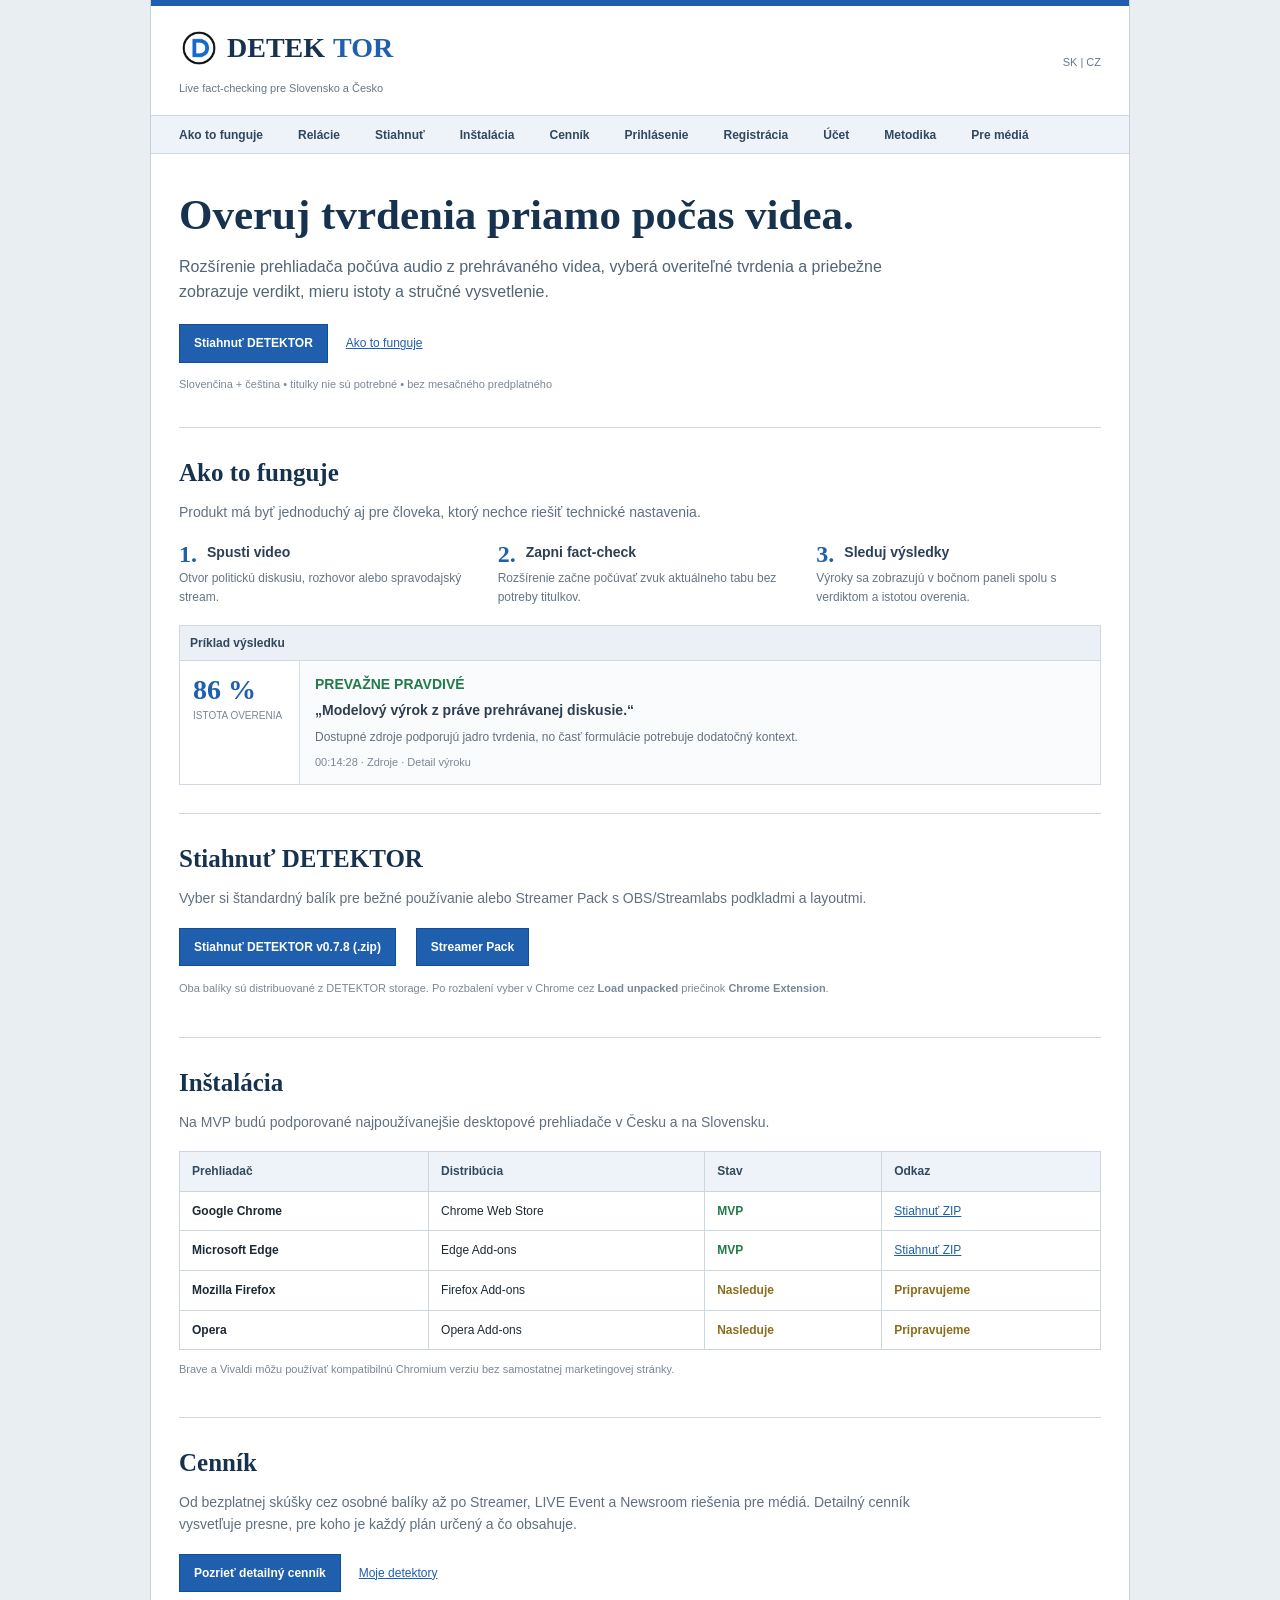
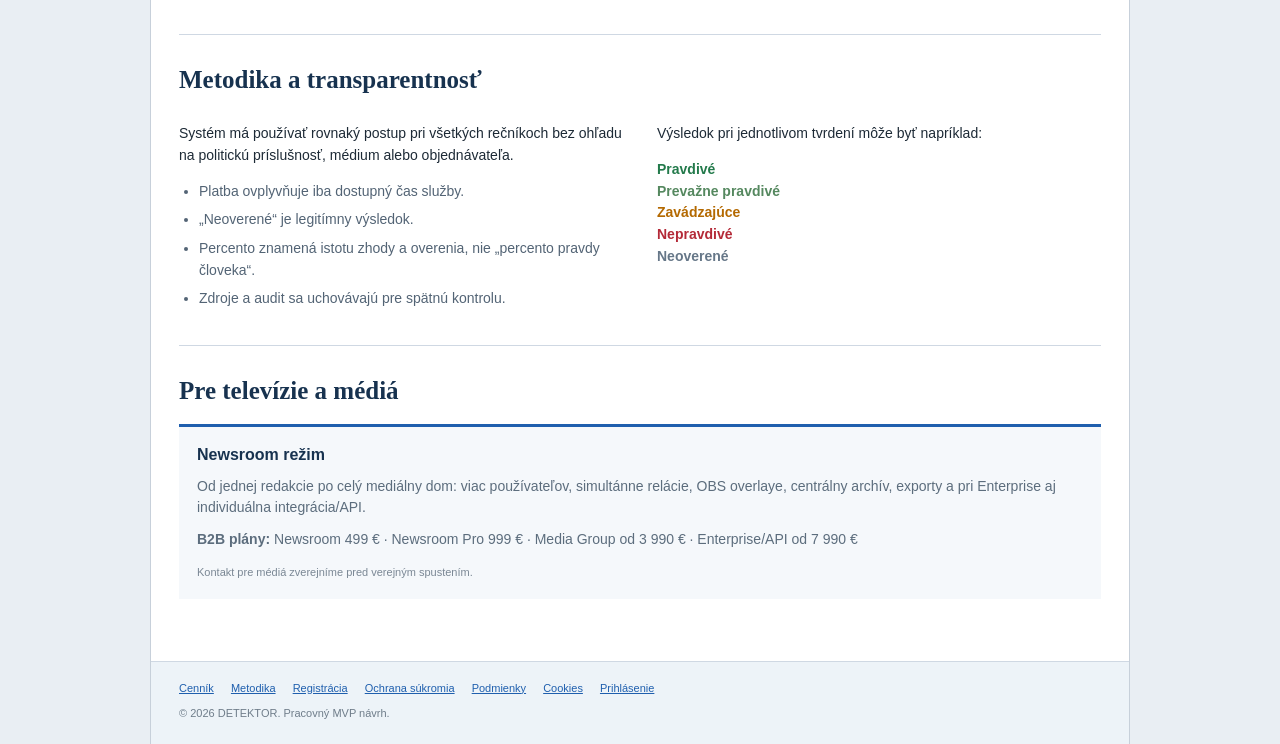
<file: index.html>
<!doctype html>
<html lang="sk">
<head>
<meta charset="utf-8">
<meta name="viewport" content="width=device-width, initial-scale=1">
<title>DETEKTOR — Live fact-checking CZ/SK</title>
<link rel="icon" href="assets/detektor-logo.png?v=4" type="image/png">
<meta name="description" content="Live fact-checking videí a diskusií v slovenčine a češtine.">
<style>
:root{
  --blue:#1f5fae;
  --blue2:#0f4f96;
  --navy:#17324f;
  --text:#1d2a36;
  --muted:#667788;
  --line:#cfd8e3;
  --soft:#f4f7fa;
  --green:#237a4b;
  --amber:#b46900;
  --red:#b42a38;
}
*{box-sizing:border-box}
html{scroll-behavior:smooth}
body{
  margin:0;
  background:#e9eef3;
  color:var(--text);
  font-family:Verdana,Arial,Helvetica,sans-serif;
  font-size:14px;
  line-height:1.55;
}
a{color:var(--blue);text-decoration:underline}
a:hover{color:var(--blue2)}
.page{
  width:min(980px,100%);
  margin:0 auto;
  background:white;
  min-height:100vh;
  border-left:1px solid #c7d0da;
  border-right:1px solid #c7d0da;
}
.topline{
  height:6px;
  background:var(--blue);
}
.header{
  padding:22px 28px 18px;
  display:flex;
  justify-content:space-between;
  align-items:center;
  gap:20px;
  border-bottom:1px solid var(--line);
  overflow:visible;
}
.brand{
  font:700 28px/1.12 Georgia,"Times New Roman",serif;
  color:var(--navy);
  text-decoration:none;
  display:inline-flex;
  align-items:center;
  gap:8px;
  min-height:40px;
  overflow:visible;
  white-space:nowrap;
}
.brand img{
  width:40px;
  height:40px;
  display:block;
  object-fit:contain;
  object-position:center;
  flex:0 0 40px;
  margin:0;
  padding:0;
  transform:none;
}
.brand span{color:var(--blue)}
.tagline{
  font-size:11px;
  color:var(--muted);
  margin-top:5px;
}
.lang{
  font-size:11px;
  color:var(--muted);
  white-space:nowrap;
}
.menu{
  background:#edf3f8;
  border-bottom:1px solid var(--line);
  padding:0 28px;
}
.menu ul{
  list-style:none;
  padding:0;
  margin:0;
  display:flex;
  flex-wrap:wrap;
}
.menu li{margin:0}
.menu a{
  display:block;
  padding:10px 15px 9px 0;
  margin-right:20px;
  color:#31475e;
  text-decoration:none;
  font-size:12px;
  font-weight:700;
}
.menu a:hover{color:var(--blue)}

.content{
  padding:0 28px 34px;
}
.hero{
  padding:38px 0 34px;
  border-bottom:1px solid var(--line);
}
.hero h1{
  font:700 43px/1.08 Georgia,"Times New Roman",serif;
  color:var(--navy);
  margin:0 0 16px;
  max-width:760px;
}
.hero p{
  max-width:760px;
  margin:0 0 18px;
  color:#536475;
  font-size:16px;
}
.hero-actions{
  margin-top:20px;
}
.button{
  display:inline-block;
  background:var(--blue);
  color:white;
  text-decoration:none;
  padding:9px 14px;
  border:1px solid var(--blue2);
  font-weight:700;
  font-size:12px;
  margin-right:8px;
}
.button:hover{background:var(--blue2);color:white}
.textlink{
  font-size:12px;
  margin-left:6px;
}
.note{
  margin-top:13px;
  color:#7b8896;
  font-size:11px;
}

.section{
  padding:30px 0 28px;
  border-bottom:1px solid var(--line);
}
.section:last-child{border-bottom:0}
.section h2{
  font:700 25px/1.2 Georgia,"Times New Roman",serif;
  color:var(--navy);
  margin:0 0 14px;
}
.section-intro{
  color:#607080;
  max-width:760px;
  margin-bottom:18px;
}
.columns{
  display:grid;
  grid-template-columns:1fr 1fr;
  gap:34px;
}
.columns.three{
  grid-template-columns:repeat(3,1fr);
}
.number{
  font:bold 24px Georgia,"Times New Roman",serif;
  color:var(--blue);
  float:left;
  margin-right:10px;
  line-height:1;
}
.step h3{
  margin:0 0 6px;
  font-size:14px;
  color:#2c4055;
}
.step p{
  margin:0;
  color:#657585;
  font-size:12px;
}
.clear{clear:both}

.browser-list{
  width:100%;
  border-collapse:collapse;
  margin-top:10px;
}
.browser-list th,
.browser-list td{
  border:1px solid #ccd6e0;
  padding:10px 12px;
  text-align:left;
  vertical-align:top;
}
.browser-list th{
  background:#edf3f8;
  color:#33495f;
  font-size:12px;
}
.browser-list td{
  font-size:12px;
}
.browser-list .status{
  color:var(--green);
  font-weight:700;
}
.browser-list .planned{
  color:#8a6d1d;
  font-weight:700;
}

.sample{
  margin-top:18px;
  border:1px solid #cfd8e3;
  background:#fafbfc;
}
.sample-head{
  background:#eaf0f6;
  border-bottom:1px solid #cfd8e3;
  padding:8px 10px;
  font-weight:700;
  color:#33485d;
  font-size:12px;
}
.sample-body{
  display:grid;
  grid-template-columns:120px 1fr;
}
.sample-left{
  padding:13px;
  border-right:1px solid #d6dee7;
  background:white;
}
.sample-left b{
  font:700 28px Georgia,"Times New Roman",serif;
  display:block;
  color:var(--blue);
}
.sample-left span{
  display:block;
  color:#7a8795;
  font-size:10px;
  margin-top:2px;
}
.sample-right{
  padding:13px 15px;
}
.sample-verdict{
  font-weight:700;
  color:var(--green);
  margin-bottom:4px;
}
.sample-claim{
  font-weight:700;
  color:#2e3f50;
  margin-bottom:6px;
}
.sample-explain{
  color:#627181;
  font-size:12px;
}
.sample-meta{
  margin-top:8px;
  font-size:11px;
  color:#7b8896;
}

.pricing{
  width:100%;
  border-collapse:collapse;
  margin-top:10px;
}
.pricing th,
.pricing td{
  border:1px solid #cbd5df;
  padding:10px 12px;
  text-align:left;
}
.pricing th{
  background:#edf3f8;
  color:#31475d;
  font-size:12px;
}
.pricing td{
  font-size:12px;
}
.pricing td.price{
  font-weight:700;
  color:var(--navy);
  white-space:nowrap;
}
.pricing tr:first-child td{
  background:#fbfdff;
}
.small{
  font-size:11px;
  color:#7a8794;
}

.rules{
  margin:0;
  padding-left:20px;
}
.rules li{
  margin:7px 0;
  color:#536475;
}
.media-box{
  border-top:3px solid var(--blue);
  background:#f5f8fb;
  padding:16px 18px;
  margin-top:18px;
}
.media-box h3{
  margin:0 0 8px;
  color:var(--navy);
  font-size:16px;
}
.media-box p{
  margin:0 0 10px;
  color:#5c6d7d;
}

.footer{
  background:#edf3f8;
  border-top:1px solid var(--line);
  padding:18px 28px 22px;
  font-size:11px;
  color:#6f7d8a;
}
.footer-links{
  margin-bottom:8px;
}
.footer-links a{
  margin-right:14px;
  font-size:11px;
}

@media(max-width:760px){
  .header{align-items:flex-start;flex-direction:column}
  .hero h1{font-size:34px}
  .columns,.columns.three{grid-template-columns:1fr}
  .sample-body{grid-template-columns:1fr}
  .sample-left{border-right:0;border-bottom:1px solid #d6dee7}
  .menu ul{display:block}
  .menu a{padding:8px 0;margin:0}
  .pricing,.browser-list{font-size:11px}
  .pricing th,.pricing td,.browser-list th,.browser-list td{padding:8px}
}
</style>
</head>
<body>
<div class="page">
  <div class="topline"></div>

  <header class="header">
    <div>
      <a href="#top" class="brand"><img src="assets/detektor-logo.png?v=4" alt="">DETEK<span>TOR</span></a>
      <div class="tagline">Live fact-checking pre Slovensko a Česko</div>
    </div>
    <div class="lang">SK | CZ</div>
  </header>

  <nav class="menu">
    <ul>
      <li><a href="#ako">Ako to funguje</a></li>
      <li><a href="archiv.html">Relácie</a></li>
      <li><a href="#download">Stiahnuť</a></li>
      <li><a href="#instalacia">Inštalácia</a></li>
      <li><a href="cennik.html">Cenník</a></li>
      <li><a href="login.html">Prihlásenie</a></li>
      <li><a href="registracia.html">Registrácia</a></li>
      <li><a href="ucet.html">Účet</a></li>
      <li><a href="#metodika">Metodika</a></li>
      <li><a href="#media">Pre médiá</a></li>
    </ul>
  </nav>

  <main class="content" id="top">
    <section class="hero">
      <h1>Overuj tvrdenia priamo počas videa.</h1>
      <p>
        Rozšírenie prehliadača počúva audio z prehrávaného videa, vyberá overiteľné tvrdenia
        a priebežne zobrazuje verdikt, mieru istoty a stručné vysvetlenie.
      </p>
      <div class="hero-actions">
        <a href="#download" class="button">Stiahnuť DETEKTOR</a>
        <a href="#ako" class="textlink">Ako to funguje</a>
      </div>
      <div class="note">
        Slovenčina + čeština • titulky nie sú potrebné • bez mesačného predplatného
      </div>
    </section>

    <section class="section" id="ako">
      <h2>Ako to funguje</h2>
      <div class="section-intro">
        Produkt má byť jednoduchý aj pre človeka, ktorý nechce riešiť technické nastavenia.
      </div>

      <div class="columns three">
        <div class="step">
          <div class="number">1.</div>
          <h3>Spusti video</h3>
          <p>Otvor politickú diskusiu, rozhovor alebo spravodajský stream.</p>
          <div class="clear"></div>
        </div>
        <div class="step">
          <div class="number">2.</div>
          <h3>Zapni fact-check</h3>
          <p>Rozšírenie začne počúvať zvuk aktuálneho tabu bez potreby titulkov.</p>
          <div class="clear"></div>
        </div>
        <div class="step">
          <div class="number">3.</div>
          <h3>Sleduj výsledky</h3>
          <p>Výroky sa zobrazujú v bočnom paneli spolu s verdiktom a istotou overenia.</p>
          <div class="clear"></div>
        </div>
      </div>

      <div class="sample">
        <div class="sample-head">Príklad výsledku</div>
        <div class="sample-body">
          <div class="sample-left">
            <b>86 %</b>
            <span>ISTOTA OVERENIA</span>
          </div>
          <div class="sample-right">
            <div class="sample-verdict">PREVAŽNE PRAVDIVÉ</div>
            <div class="sample-claim">„Modelový výrok z práve prehrávanej diskusie.“</div>
            <div class="sample-explain">
              Dostupné zdroje podporujú jadro tvrdenia, no časť formulácie potrebuje dodatočný kontext.
            </div>
            <div class="sample-meta">00:14:28 · Zdroje · Detail výroku</div>
          </div>
        </div>
      </div>
    </section>

    <section class="section" id="download">
      <h2>Stiahnuť DETEKTOR</h2>
      <div class="section-intro">
        Vyber si štandardný balík pre bežné používanie alebo Streamer Pack s OBS/Streamlabs podkladmi a layoutmi.
      </div>
      <p>
        <a class="button" href="https://mexrrchqiehzvrefftym.supabase.co/storage/v1/object/public/downloads/DETEKTOR_latest.zip" download>Stiahnuť DETEKTOR v0.7.8 (.zip)</a>
        <a class="button secondary" href="https://mexrrchqiehzvrefftym.supabase.co/storage/v1/object/public/downloads/DETEKTOR_Streamer_latest.zip" download style="margin-left:8px">Streamer Pack</a>
      </p>
      <p class="small">
        Oba balíky sú distribuované z DETEKTOR storage. Po rozbalení vyber v Chrome cez <strong>Load unpacked</strong> priečinok <strong>Chrome Extension</strong>.
      </p>
    </section>

    <section class="section" id="instalacia">
      <h2>Inštalácia</h2>
      <div class="section-intro">
        Na MVP budú podporované najpoužívanejšie desktopové prehliadače v Česku a na Slovensku.
      </div>

      <table class="browser-list">
        <thead>
          <tr>
            <th>Prehliadač</th>
            <th>Distribúcia</th>
            <th>Stav</th>
            <th>Odkaz</th>
          </tr>
        </thead>
        <tbody>
          <tr>
            <td><strong>Google Chrome</strong></td>
            <td>Chrome Web Store</td>
            <td class="status">MVP</td>
            <td><a href="https://mexrrchqiehzvrefftym.supabase.co/storage/v1/object/public/downloads/DETEKTOR_latest.zip">Stiahnuť ZIP</a></td>
          </tr>
          <tr>
            <td><strong>Microsoft Edge</strong></td>
            <td>Edge Add-ons</td>
            <td class="status">MVP</td>
            <td><a href="https://mexrrchqiehzvrefftym.supabase.co/storage/v1/object/public/downloads/DETEKTOR_latest.zip">Stiahnuť ZIP</a></td>
          </tr>
          <tr>
            <td><strong>Mozilla Firefox</strong></td>
            <td>Firefox Add-ons</td>
            <td class="planned">Nasleduje</td>
            <td><span class="planned">Pripravujeme</span></td>
          </tr>
          <tr>
            <td><strong>Opera</strong></td>
            <td>Opera Add-ons</td>
            <td class="planned">Nasleduje</td>
            <td><span class="planned">Pripravujeme</span></td>
          </tr>
        </tbody>
      </table>

      <p class="small">
        Brave a Vivaldi môžu používať kompatibilnú Chromium verziu bez samostatnej marketingovej stránky.
      </p>
    </section>

    <section class="section" id="cennik">
      <h2>Cenník</h2>
      <div class="section-intro">
        Od bezplatnej skúšky cez osobné balíky až po Streamer, LIVE Event a Newsroom riešenia pre médiá.
        Detailný cenník vysvetľuje presne, pre koho je každý plán určený a čo obsahuje.
      </div>
      <p><a class="button" href="cennik.html">Pozrieť detailný cenník</a> <a class="textlink" href="ucet.html#kupit">Moje detektory</a></p>
    </section>

    <section class="section" id="metodika">
      <h2>Metodika a transparentnosť</h2>
      <div class="columns">
        <div>
          <p>
            Systém má používať rovnaký postup pri všetkých rečníkoch bez ohľadu na politickú príslušnosť,
            médium alebo objednávateľa.
          </p>
          <ul class="rules">
            <li>Platba ovplyvňuje iba dostupný čas služby.</li>
            <li>„Neoverené“ je legitímny výsledok.</li>
            <li>Percento znamená istotu zhody a overenia, nie „percento pravdy človeka“.</li>
            <li>Zdroje a audit sa uchovávajú pre spätnú kontrolu.</li>
          </ul>
        </div>
        <div>
          <p>
            Výsledok pri jednotlivom tvrdení môže byť napríklad:
          </p>
          <p>
            <strong style="color:var(--green)">Pravdivé</strong><br>
            <strong style="color:#55885f">Prevažne pravdivé</strong><br>
            <strong style="color:var(--amber)">Zavádzajúce</strong><br>
            <strong style="color:var(--red)">Nepravdivé</strong><br>
            <strong style="color:var(--muted)">Neoverené</strong>
          </p>
        </div>
      </div>
    </section>

    <section class="section" id="media">
      <h2>Pre televízie a médiá</h2>
      <div class="media-box">
        <h3>Newsroom režim</h3>
        <p>
          Od jednej redakcie po celý mediálny dom: viac používateľov, simultánne relácie, OBS overlaye,
          centrálny archív, exporty a pri Enterprise aj individuálna integrácia/API.
        </p>
        <p>
          <strong>B2B plány:</strong> Newsroom 499 € · Newsroom Pro 999 € · Media Group od 3 990 € · Enterprise/API od 7 990 €
        </p>
        <span class="small">Kontakt pre médiá zverejníme pred verejným spustením.</span>
      </div>
    </section>
  </main>

  <footer class="footer">
    <div class="footer-links">
      <a href="cennik.html">Cenník</a>
      <a href="#metodika">Metodika</a>
      <a href="registracia.html">Registrácia</a>
      <a href="ochrana-sukromia.html">Ochrana súkromia</a>
      <a href="podmienky.html">Podmienky</a>
      <a href="cookies.html">Cookies</a>
      <a href="login.html">Prihlásenie</a>
    </div>
    © 2026 DETEKTOR. Pracovný MVP návrh.
  </footer>
</div>
</body>
</html>
</file>
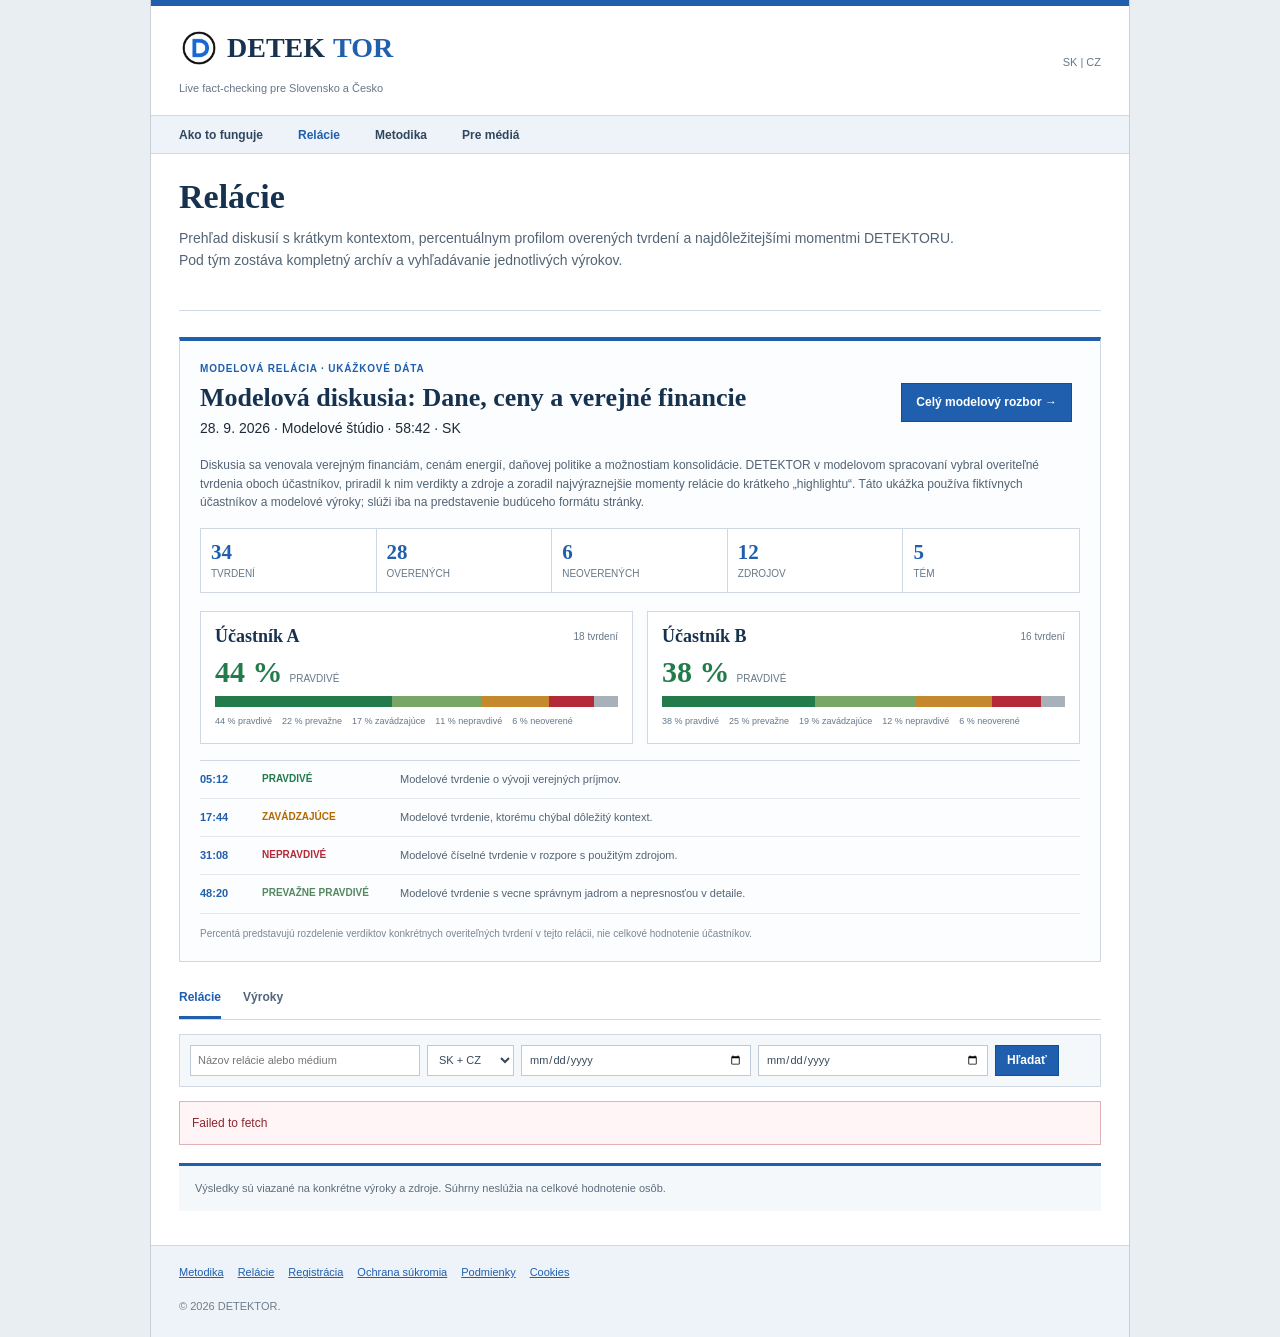
<file: archiv.html>
<!doctype html>
<html lang="sk">
<head>
<meta charset="utf-8"><meta name="viewport" content="width=device-width,initial-scale=1">
<title>DETEKTOR — Relácie</title>
<link rel="icon" href="assets/detektor-logo.png?v=4" type="image/png">
<link rel="stylesheet" href="archive.css">
</head>
<body>
<div class="page"><div class="topline"></div>
<header class="header"><div><a class="brand" href="index.html"><img src="assets/detektor-logo.png?v=4" alt="">DETEK<span>TOR</span></a><div class="tagline">Live fact-checking pre Slovensko a Česko</div></div><div class="lang">SK | CZ</div></header>
<nav class="menu"><ul>
<li><a href="index.html#ako">Ako to funguje</a></li>
<li><a class="active" href="archiv.html">Relácie</a></li>
<li><a href="index.html#metodika">Metodika</a></li>
<li><a href="index.html#media">Pre médiá</a></li>
</ul></nav>
<main class="content">
<section class="hero"><h1>Relácie</h1><p>Prehľad diskusií s krátkym kontextom, percentuálnym profilom overených tvrdení a najdôležitejšími momentmi DETEKTORU. Pod tým zostáva kompletný archív a vyhľadávanie jednotlivých výrokov.</p></section>

<section class="showcase">
  <div class="showcase-kicker">MODELOVÁ RELÁCIA · UKÁŽKOVÉ DÁTA</div>
  <div class="showcase-head">
    <div>
      <h2>Modelová diskusia: Dane, ceny a verejné financie</h2>
      <div class="rowmeta">28. 9. 2026 · Modelové štúdio · 58:42 · SK</div>
    </div>
    <a class="button" href="model-relacia.html">Celý modelový rozbor →</a>
  </div>
  <p class="showcase-comment">Diskusia sa venovala verejným financiám, cenám energií, daňovej politike a možnostiam konsolidácie. DETEKTOR v modelovom spracovaní vybral overiteľné tvrdenia oboch účastníkov, priradil k nim verdikty a zdroje a zoradil najvýraznejšie momenty relácie do krátkeho „highlightu“. Táto ukážka používa fiktívnych účastníkov a modelové výroky; slúži iba na predstavenie budúceho formátu stránky.</p>
  <div class="showcase-stats">
    <span><b>34</b> tvrdení</span><span><b>28</b> overených</span><span><b>6</b> neoverených</span><span><b>12</b> zdrojov</span><span><b>5</b> tém</span>
  </div>
  <div class="matchup">
    <div class="participant-card">
      <div class="participant-top"><strong>Účastník A</strong><span>18 tvrdení</span></div>
      <div class="scoreline"><b>44 %</b><span>pravdivé</span></div>
      <div class="profilebar"><i class="p-true" style="width:44%"></i><i class="p-mostly" style="width:22%"></i><i class="p-misleading" style="width:17%"></i><i class="p-false" style="width:11%"></i><i class="p-unverified" style="width:6%"></i></div>
      <div class="profilelegend"><span>44 % pravdivé</span><span>22 % prevažne</span><span>17 % zavádzajúce</span><span>11 % nepravdivé</span><span>6 % neoverené</span></div>
    </div>
    <div class="participant-card">
      <div class="participant-top"><strong>Účastník B</strong><span>16 tvrdení</span></div>
      <div class="scoreline"><b>38 %</b><span>pravdivé</span></div>
      <div class="profilebar"><i class="p-true" style="width:38%"></i><i class="p-mostly" style="width:25%"></i><i class="p-misleading" style="width:19%"></i><i class="p-false" style="width:12%"></i><i class="p-unverified" style="width:6%"></i></div>
      <div class="profilelegend"><span>38 % pravdivé</span><span>25 % prevažne</span><span>19 % zavádzajúce</span><span>12 % nepravdivé</span><span>6 % neoverené</span></div>
    </div>
  </div>
  <div class="highlight-strip">
    <div><time>05:12</time><strong class="v-true">PRAVDIVÉ</strong><span>Modelové tvrdenie o vývoji verejných príjmov.</span></div>
    <div><time>17:44</time><strong class="v-misleading">ZAVÁDZAJÚCE</strong><span>Modelové tvrdenie, ktorému chýbal dôležitý kontext.</span></div>
    <div><time>31:08</time><strong class="v-false">NEPRAVDIVÉ</strong><span>Modelové číselné tvrdenie v rozpore s použitým zdrojom.</span></div>
    <div><time>48:20</time><strong class="v-mostly_true">PREVAŽNE PRAVDIVÉ</strong><span>Modelové tvrdenie s vecne správnym jadrom a nepresnosťou v detaile.</span></div>
  </div>
  <div class="showcase-note">Percentá predstavujú rozdelenie verdiktov konkrétnych overiteľných tvrdení v tejto relácii, nie celkové hodnotenie účastníkov.</div>
</section>

<div class="tabs">
<div class="tab active" data-tab="sessions">Relácie</div>
<div class="tab" data-tab="claims">Výroky</div>
</div>

<section class="panel active" id="sessions">
<div class="filterbar">
<input id="sessionQuery" placeholder="Názov relácie alebo médium">
<select id="sessionCountry"><option value="">SK + CZ</option><option value="SK">Slovensko</option><option value="CZ">Česko</option></select>
<input id="sessionFrom" type="date"><input id="sessionTo" type="date">
<button class="button" id="sessionSearch">Hľadať</button>
</div>
<div id="sessionStatus" class="loading">Načítavam archív…</div>
<div id="sessionList"></div>
</section>

<section class="panel" id="claims">
<div class="filterbar">
<input id="claimQuery" placeholder="Hľadať vo výrokoch">
<select id="claimCountry"><option value="">SK + CZ</option><option value="SK">Slovensko</option><option value="CZ">Česko</option></select>
<input id="claimParticipant" placeholder="Účastník">
<select id="claimVerdict">
<option value="">Všetky verdikty</option><option value="true">Pravdivé</option><option value="mostly_true">Prevažne pravdivé</option><option value="misleading">Zavádzajúce</option><option value="false">Nepravdivé</option><option value="unverified">Neoverené</option>
</select>
<select id="claimTopic">
<option value="">Všetky témy</option><option value="economy">Ekonomika</option><option value="public-finance">Verejné financie</option><option value="taxes">Dane</option><option value="healthcare">Zdravotníctvo</option><option value="education">Školstvo</option><option value="justice">Spravodlivosť a právo</option><option value="elections">Voľby</option><option value="eu">EÚ</option><option value="foreign-policy">Zahraničná politika</option><option value="defence">Obrana a bezpečnosť</option><option value="migration">Migrácia</option><option value="energy">Energetika</option>
</select>
<button class="button" id="claimSearch">Hľadať</button>
</div>
<div id="claimStatus" class="loading">Zadaj text alebo použi filtre.</div>
<div id="claimList"></div>
</section>

<div class="method-note">Výsledky sú viazané na konkrétne výroky a zdroje. Súhrny neslúžia na celkové hodnotenie osôb.</div>
</main>
<footer class="footer"><a href="index.html#metodika">Metodika</a><a href="archiv.html">Relácie</a><a href="registracia.html">Registrácia</a><a href="ochrana-sukromia.html">Ochrana súkromia</a><a href="podmienky.html">Podmienky</a><a href="cookies.html">Cookies</a><br><br>© 2026 DETEKTOR.</footer>
</div>
<script src="app-config.js"></script>
<script>
const C=window.FAKTY_CONFIG;
const esc=s=>String(s??'').replace(/[&<>"']/g,m=>({'&':'&amp;','<':'&lt;','>':'&gt;','"':'&quot;',"'":'&#039;'}[m]));
const date=s=>s?new Intl.DateTimeFormat('sk-SK',{dateStyle:'medium'}).format(new Date(s)):'—';
const duration=n=>{n=Number(n||0);const h=Math.floor(n/3600),m=Math.floor((n%3600)/60),s=n%60;return [h,m,s].map((x,i)=>i?String(x).padStart(2,'0'):String(x)).join(':')};
const verdictLabel=v=>({true:'PRAVDIVÉ',mostly_true:'PREVAŽNE PRAVDIVÉ',misleading:'ZAVÁDZAJÚCE',false:'NEPRAVDIVÉ',unverified:'NEOVERENÉ'})[v]||'NEOVERENÉ';
async function api(body){const r=await fetch(C.archiveApi,{method:'POST',headers:{'content-type':'application/json','apikey':C.publishableKey,'authorization':'Bearer '+C.publishableKey},body:JSON.stringify(body)});const d=await r.json();if(!r.ok)throw new Error(d.error||'Chyba archívu');return d}
async function loadSessions(){
 const st=document.getElementById('sessionStatus'),out=document.getElementById('sessionList');st.textContent='Načítavam archív…';out.innerHTML='';
 try{
  const from=document.getElementById('sessionFrom').value,to=document.getElementById('sessionTo').value;
  const d=await api({action:'list',query:document.getElementById('sessionQuery').value||null,countryCode:document.getElementById('sessionCountry').value||null,dateFrom:from?from+'T00:00:00Z':null,dateTo:to?to+'T23:59:59Z':null,limit:100});
  if(!d.sessions.length){st.className='empty';st.textContent='Zatiaľ tu nie je žiadna dokončená archivovaná relácia pre zvolené filtre.';return}
  st.textContent='';st.className='';
  out.innerHTML=d.sessions.map(x=>`<article class="archive-row"><a class="open" href="relacia.html?id=${encodeURIComponent(x.id)}">Detail relácie →</a><h3>${esc(x.media_title||'Bez názvu')}</h3><div class="rowmeta">${date(x.started_at)} · ${esc(x.media_name||x.source_platform||'zdroj')} · ${duration(x.duration_seconds)}</div><div class="rowstats"><strong>${x.claim_count}</strong> tvrdení · ${x.verified_count} overených · ${x.unverified_count} neoverených · ${x.participant_count} účastníkov · ${x.topic_count} tém</div></article>`).join('');
 }catch(e){st.className='error';st.textContent=e.message}
}
async function loadClaims(){
 const st=document.getElementById('claimStatus'),out=document.getElementById('claimList');st.textContent='Vyhľadávam…';st.className='loading';out.innerHTML='';
 try{
  const d=await api({action:'search_claims',query:document.getElementById('claimQuery').value||null,countryCode:document.getElementById('claimCountry').value||null,participantName:document.getElementById('claimParticipant').value||null,verdict:document.getElementById('claimVerdict').value||null,topicSlug:document.getElementById('claimTopic').value||null,limit:100});
  if(!d.claims.length){st.className='empty';st.textContent='Nenašli sa žiadne výroky pre zvolené filtre.';return}
  st.textContent='';st.className='';
  out.innerHTML=d.claims.map(x=>`<article class="claim"><div class="claim-head"><span>${date(x.session_started_at)} · ${esc(x.media_title||'Relácia')}</span><span class="verdict v-${esc(x.verdict||'unverified')}">${verdictLabel(x.verdict)}</span></div><div class="claim-body"><div class="claim-left"><b>${x.confidence==null?'—':Math.round(Number(x.confidence)*100)+' %'}</b><span>ISTOTA DÔKAZOV</span></div><div class="claim-right"><div class="claim-speaker">${esc(x.participant_name||'Rečník neurčený')}</div><div class="claim-text">„${esc(x.claim_text)}“</div><div class="claim-meta"><a href="relacia.html?id=${encodeURIComponent(x.session_id)}">Otvoriť reláciu</a>${x.video_seconds!=null?' · čas '+duration(x.video_seconds):''}</div></div></div></article>`).join('');
 }catch(e){st.className='error';st.textContent=e.message}
}
document.querySelectorAll('.tab').forEach(t=>t.addEventListener('click',()=>{document.querySelectorAll('.tab').forEach(x=>x.classList.remove('active'));document.querySelectorAll('.panel').forEach(x=>x.classList.remove('active'));t.classList.add('active');document.getElementById(t.dataset.tab).classList.add('active')}));
document.getElementById('sessionSearch').onclick=loadSessions;document.getElementById('claimSearch').onclick=loadClaims;loadSessions();
</script>
</body></html>
</file>
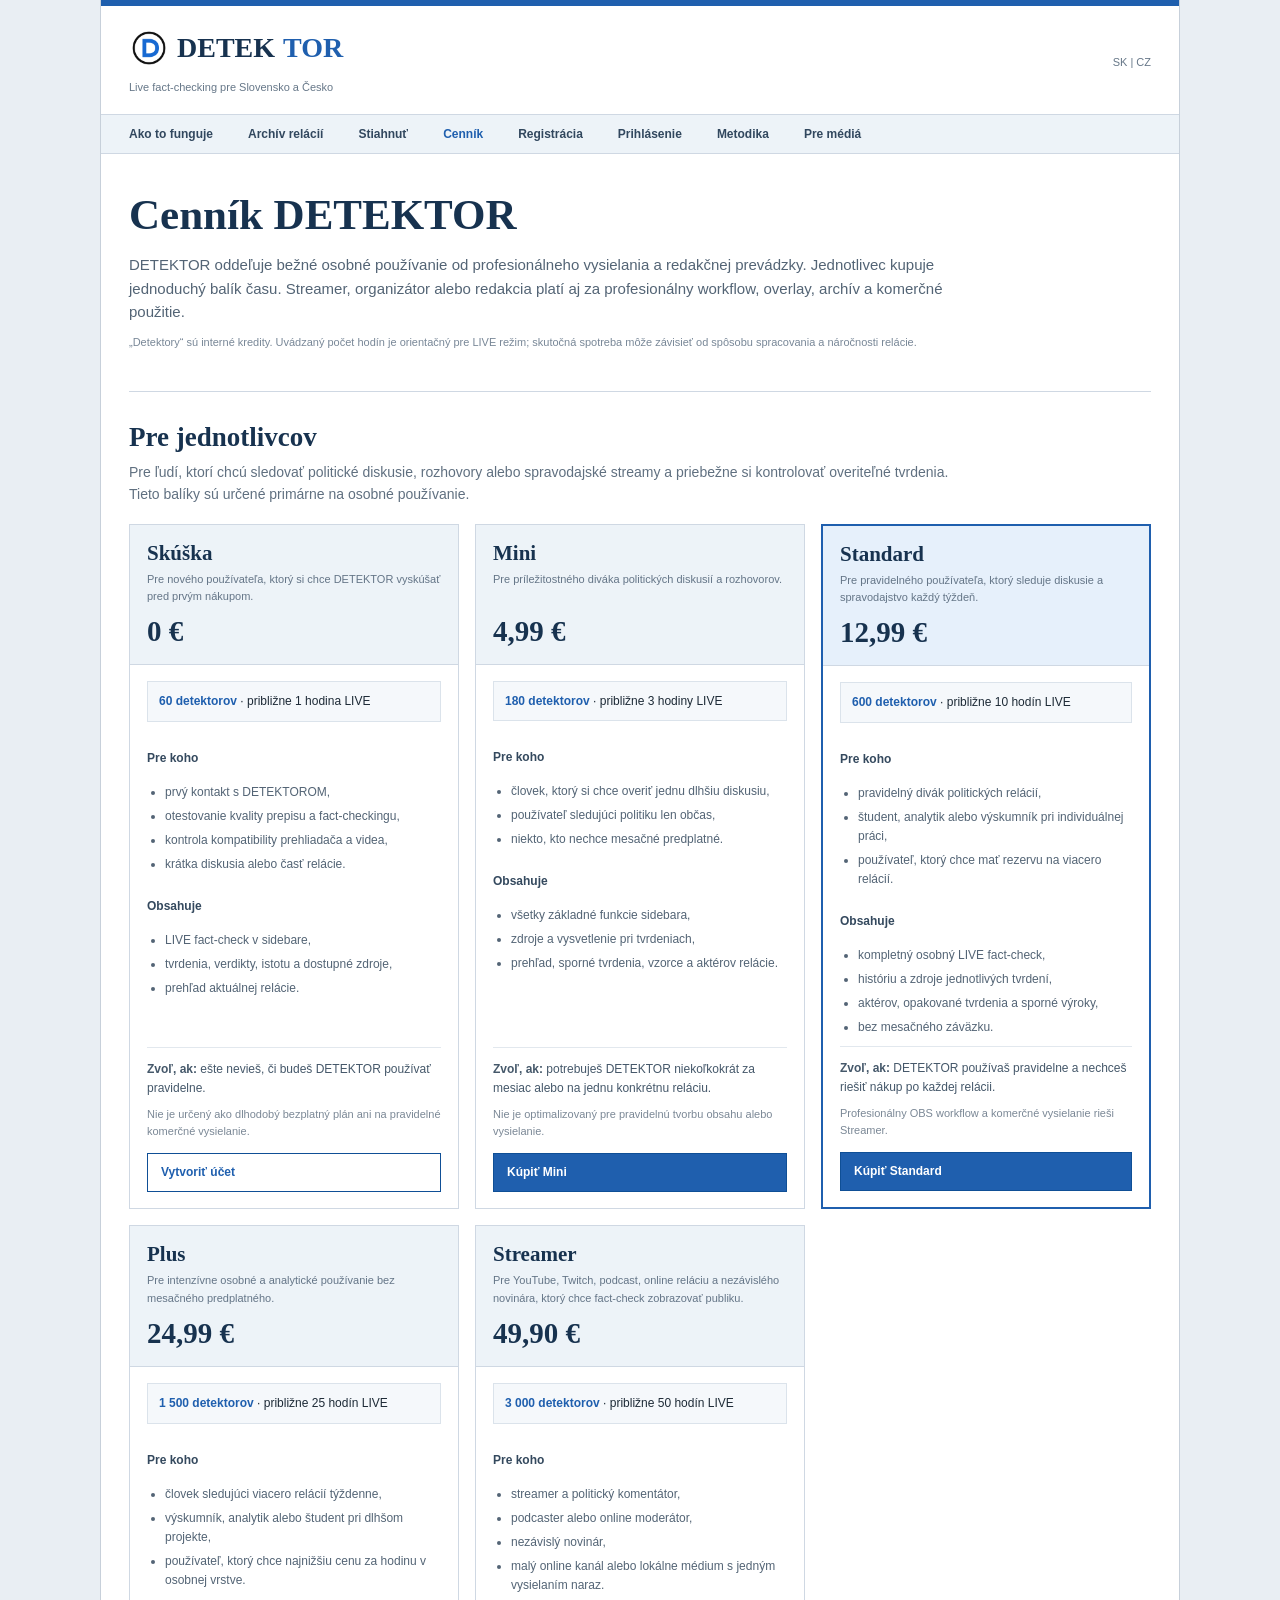
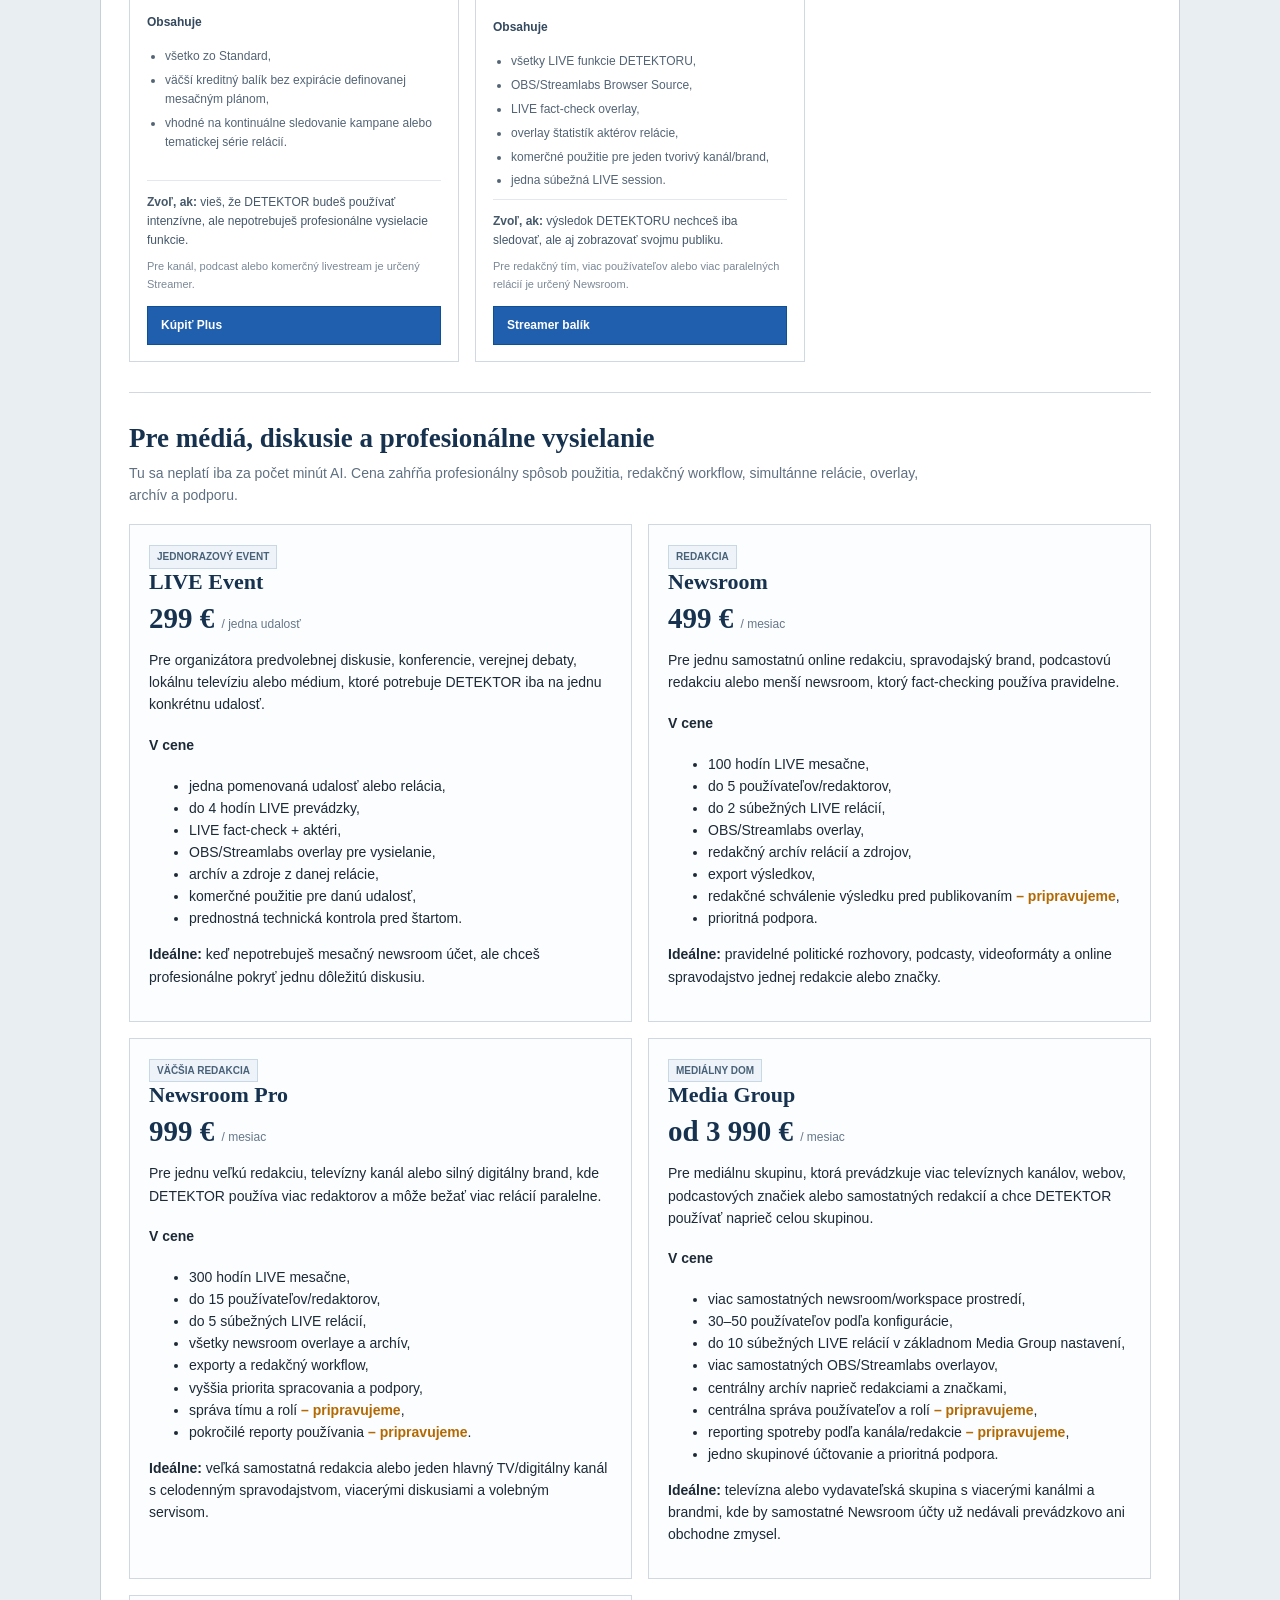
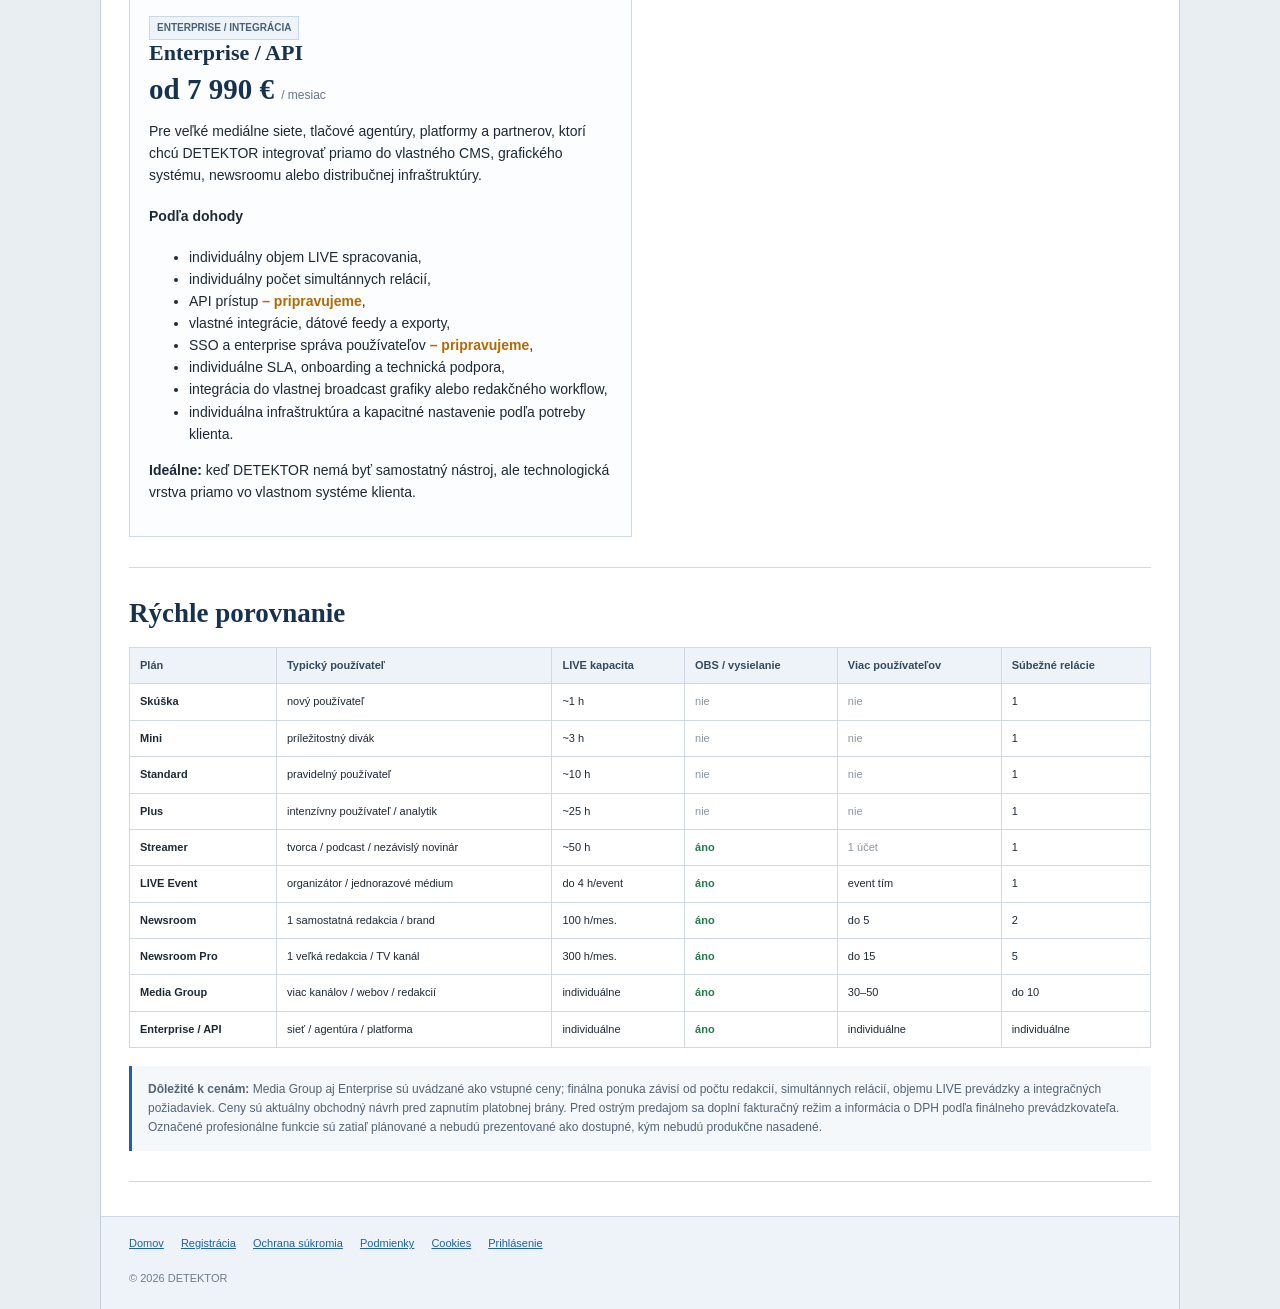
<file: cennik.html>
<!doctype html>
<html lang="sk">
<head>
<meta charset="utf-8">
<meta name="viewport" content="width=device-width,initial-scale=1">
<title>DETEKTOR — Cenník</title>
<link rel="icon" href="assets/detektor-logo.png?v=4" type="image/png">
<meta name="description" content="Cenník DETEKTOR pre jednotlivcov, streamerov, organizátorov diskusií a redakcie.">
<style>
:root{
  --blue:#1f5fae;--blue2:#0f4f96;--navy:#17324f;--text:#1d2a36;--muted:#667788;
  --line:#cfd8e3;--soft:#f4f7fa;--green:#237a4b;--amber:#b46900;--red:#b42a38
}
*{box-sizing:border-box}
body{margin:0;background:#e9eef3;color:var(--text);font:14px/1.58 Verdana,Arial,sans-serif}
a{color:var(--blue)}
.page{width:min(1080px,100%);margin:0 auto;min-height:100vh;background:#fff;border-left:1px solid #c7d0da;border-right:1px solid #c7d0da}
.topline{height:6px;background:var(--blue)}
.header{padding:22px 28px 18px;display:flex;justify-content:space-between;align-items:center;gap:20px;border-bottom:1px solid var(--line);overflow:visible}
.brand{font:700 28px/1.12 Georgia,"Times New Roman",serif;color:var(--navy);text-decoration:none;display:inline-flex;align-items:center;gap:8px;min-height:40px;white-space:nowrap}
.brand img{width:40px;height:40px;display:block;object-fit:contain;flex:0 0 40px}
.brand span{color:var(--blue)}
.tagline{font-size:11px;color:var(--muted);margin-top:5px}
.lang{font-size:11px;color:var(--muted)}
.menu{background:#edf3f8;border-bottom:1px solid var(--line);padding:0 28px}
.menu ul{list-style:none;margin:0;padding:0;display:flex;flex-wrap:wrap}
.menu a{display:block;padding:10px 15px 9px 0;margin-right:20px;color:#31475e;text-decoration:none;font-size:12px;font-weight:700}
.menu a.active,.menu a:hover{color:var(--blue)}
.content{padding:0 28px 34px}
.hero{padding:38px 0 30px;border-bottom:1px solid var(--line)}
.hero h1{font:700 43px/1.08 Georgia,"Times New Roman",serif;color:var(--navy);margin:0 0 14px}
.hero p{max-width:850px;color:#536475;font-size:15px;margin:0 0 10px}
.hero .note{font-size:11px;color:#788797}
.segment{padding:30px 0;border-bottom:1px solid var(--line)}
.segment h2{font:700 27px Georgia,"Times New Roman",serif;color:var(--navy);margin:0 0 8px}
.segment-intro{max-width:820px;color:#607080;margin-bottom:18px}
.grid{display:grid;grid-template-columns:repeat(3,1fr);gap:16px}
.card{border:1px solid var(--line);background:#fff;display:flex;flex-direction:column;min-height:100%}
.card.featured{border:2px solid var(--blue)}
.card-head{background:#edf3f8;border-bottom:1px solid var(--line);padding:16px 17px}
.card.featured .card-head{background:#e6f0fb}
.card h3{font:700 21px Georgia,"Times New Roman",serif;color:var(--navy);margin:0 0 5px}
.audience{font-size:11px;color:#647587;min-height:34px}
.price{font:700 29px Georgia,"Times New Roman",serif;color:var(--navy);margin-top:10px}
.price small{font:12px Verdana,Arial,sans-serif;font-weight:400;color:var(--muted)}
.card-body{padding:16px 17px;display:flex;flex-direction:column;flex:1}
.credit{background:#f5f8fb;border:1px solid #dbe3eb;padding:10px 11px;margin-bottom:13px;font-size:12px}
.credit strong{color:var(--blue)}
.card h4{font-size:12px;color:#34495e;margin:14px 0 5px}
.card ul{padding-left:18px;margin:5px 0 4px}
.card li{margin:5px 0;color:#536475;font-size:12px}
.fit{margin-top:auto;border-top:1px solid #e2e8ee;padding-top:12px;font-size:12px;color:#45586a}
.notfit{font-size:11px;color:#7b8896;margin-top:8px}
.button{display:inline-block;margin-top:13px;background:var(--blue);border:1px solid var(--blue2);color:white;text-decoration:none;padding:9px 13px;font-weight:700;font-size:12px}
.button.secondary{background:white;color:var(--blue)}
.pro-grid{display:grid;grid-template-columns:repeat(2,1fr);gap:16px}
.pro-card{border:1px solid var(--line);padding:19px;background:#fbfdff}
.pro-card h3{font:700 22px Georgia,"Times New Roman",serif;color:var(--navy);margin:0 0 4px}
.pro-card .price{margin:7px 0 10px}
.badge{display:inline-block;background:#edf3f8;border:1px solid #cad7e4;padding:3px 7px;font-size:10px;font-weight:700;color:#496178}
.compare{width:100%;border-collapse:collapse;margin-top:18px}
.compare th,.compare td{border:1px solid var(--line);padding:9px 10px;text-align:left;vertical-align:top;font-size:11px}
.compare th{background:#edf3f8;color:#34495e}
.yes{color:var(--green);font-weight:700}.no{color:#8995a0}.planned{color:var(--amber);font-weight:700}
.info{background:#f5f8fb;border-left:3px solid var(--blue);padding:14px 16px;margin-top:18px;color:#526476;font-size:12px}
.footer{background:#edf3f8;border-top:1px solid var(--line);padding:18px 28px 22px;font-size:11px;color:#6f7d8a}
.footer a{margin-right:14px;font-size:11px}
@media(max-width:900px){.grid{grid-template-columns:1fr 1fr}.pro-grid{grid-template-columns:1fr}}
@media(max-width:650px){.header{align-items:flex-start;flex-direction:column}.grid{grid-template-columns:1fr}.content{padding:0 18px 28px}.hero h1{font-size:34px}.compare{display:block;overflow-x:auto}.menu ul{display:block}.menu a{padding:8px 0;margin:0}}
</style>
</head>
<body>
<div class="page">
<div class="topline"></div>
<header class="header">
  <div>
    <a class="brand" href="index.html"><img src="assets/detektor-logo.png?v=4" alt="">DETEK<span>TOR</span></a>
    <div class="tagline">Live fact-checking pre Slovensko a Česko</div>
  </div>
  <div class="lang">SK | CZ</div>
</header>

<nav class="menu"><ul>
<li><a href="index.html#ako">Ako to funguje</a></li>
<li><a href="archiv.html">Archív relácií</a></li>
<li><a href="index.html#download">Stiahnuť</a></li>
<li><a class="active" href="cennik.html">Cenník</a></li>
<li><a href="registracia.html">Registrácia</a></li>
<li><a href="login.html">Prihlásenie</a></li>
<li><a href="index.html#metodika">Metodika</a></li>
<li><a href="index.html#media">Pre médiá</a></li>
</ul></nav>

<main class="content">
<section class="hero">
<h1>Cenník DETEKTOR</h1>
<p>DETEKTOR oddeľuje bežné osobné používanie od profesionálneho vysielania a redakčnej prevádzky. Jednotlivec kupuje jednoduchý balík času. Streamer, organizátor alebo redakcia platí aj za profesionálny workflow, overlay, archív a komerčné použitie.</p>
<p class="note">„Detektory“ sú interné kredity. Uvádzaný počet hodín je orientačný pre LIVE režim; skutočná spotreba môže závisieť od spôsobu spracovania a náročnosti relácie.</p>
</section>

<section class="segment">
<h2>Pre jednotlivcov</h2>
<div class="segment-intro">Pre ľudí, ktorí chcú sledovať politické diskusie, rozhovory alebo spravodajské streamy a priebežne si kontrolovať overiteľné tvrdenia. Tieto balíky sú určené primárne na osobné používanie.</div>

<div class="grid">
<article class="card">
<div class="card-head">
<h3>Skúška</h3>
<div class="audience">Pre nového používateľa, ktorý si chce DETEKTOR vyskúšať pred prvým nákupom.</div>
<div class="price">0 €</div>
</div>
<div class="card-body">
<div class="credit"><strong>60 detektorov</strong> · približne 1 hodina LIVE</div>
<h4>Pre koho</h4>
<ul>
<li>prvý kontakt s DETEKTOROM,</li>
<li>otestovanie kvality prepisu a fact-checkingu,</li>
<li>kontrola kompatibility prehliadača a videa,</li>
<li>krátka diskusia alebo časť relácie.</li>
</ul>
<h4>Obsahuje</h4>
<ul>
<li>LIVE fact-check v sidebare,</li>
<li>tvrdenia, verdikty, istotu a dostupné zdroje,</li>
<li>prehľad aktuálnej relácie.</li>
</ul>
<div class="fit"><strong>Zvoľ, ak:</strong> ešte nevieš, či budeš DETEKTOR používať pravidelne.</div>
<div class="notfit">Nie je určený ako dlhodobý bezplatný plán ani na pravidelné komerčné vysielanie.</div>
<a class="button secondary" href="registracia.html">Vytvoriť účet</a>
</div>
</article>

<article class="card">
<div class="card-head">
<h3>Mini</h3>
<div class="audience">Pre príležitostného diváka politických diskusií a rozhovorov.</div>
<div class="price">4,99 €</div>
</div>
<div class="card-body">
<div class="credit"><strong>180 detektorov</strong> · približne 3 hodiny LIVE</div>
<h4>Pre koho</h4>
<ul>
<li>človek, ktorý si chce overiť jednu dlhšiu diskusiu,</li>
<li>používateľ sledujúci politiku len občas,</li>
<li>niekto, kto nechce mesačné predplatné.</li>
</ul>
<h4>Obsahuje</h4>
<ul>
<li>všetky základné funkcie sidebara,</li>
<li>zdroje a vysvetlenie pri tvrdeniach,</li>
<li>prehľad, sporné tvrdenia, vzorce a aktérov relácie.</li>
</ul>
<div class="fit"><strong>Zvoľ, ak:</strong> potrebuješ DETEKTOR niekoľkokrát za mesiac alebo na jednu konkrétnu reláciu.</div>
<div class="notfit">Nie je optimalizovaný pre pravidelnú tvorbu obsahu alebo vysielanie.</div>
<a class="button" href="ucet.html#kupit">Kúpiť Mini</a>
</div>
</article>

<article class="card featured">
<div class="card-head">
<h3>Standard</h3>
<div class="audience">Pre pravidelného používateľa, ktorý sleduje diskusie a spravodajstvo každý týždeň.</div>
<div class="price">12,99 €</div>
</div>
<div class="card-body">
<div class="credit"><strong>600 detektorov</strong> · približne 10 hodín LIVE</div>
<h4>Pre koho</h4>
<ul>
<li>pravidelný divák politických relácií,</li>
<li>študent, analytik alebo výskumník pri individuálnej práci,</li>
<li>používateľ, ktorý chce mať rezervu na viacero relácií.</li>
</ul>
<h4>Obsahuje</h4>
<ul>
<li>kompletný osobný LIVE fact-check,</li>
<li>históriu a zdroje jednotlivých tvrdení,</li>
<li>aktérov, opakované tvrdenia a sporné výroky,</li>
<li>bez mesačného záväzku.</li>
</ul>
<div class="fit"><strong>Zvoľ, ak:</strong> DETEKTOR používaš pravidelne a nechceš riešiť nákup po každej relácii.</div>
<div class="notfit">Profesionálny OBS workflow a komerčné vysielanie rieši Streamer.</div>
<a class="button" href="ucet.html#kupit">Kúpiť Standard</a>
</div>
</article>

<article class="card">
<div class="card-head">
<h3>Plus</h3>
<div class="audience">Pre intenzívne osobné a analytické používanie bez mesačného predplatného.</div>
<div class="price">24,99 €</div>
</div>
<div class="card-body">
<div class="credit"><strong>1 500 detektorov</strong> · približne 25 hodín LIVE</div>
<h4>Pre koho</h4>
<ul>
<li>človek sledujúci viacero relácií týždenne,</li>
<li>výskumník, analytik alebo študent pri dlhšom projekte,</li>
<li>používateľ, ktorý chce najnižšiu cenu za hodinu v osobnej vrstve.</li>
</ul>
<h4>Obsahuje</h4>
<ul>
<li>všetko zo Standard,</li>
<li>väčší kreditný balík bez expirácie definovanej mesačným plánom,</li>
<li>vhodné na kontinuálne sledovanie kampane alebo tematickej série relácií.</li>
</ul>
<div class="fit"><strong>Zvoľ, ak:</strong> vieš, že DETEKTOR budeš používať intenzívne, ale nepotrebuješ profesionálne vysielacie funkcie.</div>
<div class="notfit">Pre kanál, podcast alebo komerčný livestream je určený Streamer.</div>
<a class="button" href="ucet.html#kupit">Kúpiť Plus</a>
</div>
</article>

<article class="card">
<div class="card-head">
<h3>Streamer</h3>
<div class="audience">Pre YouTube, Twitch, podcast, online reláciu a nezávislého novinára, ktorý chce fact-check zobrazovať publiku.</div>
<div class="price">49,90 €</div>
</div>
<div class="card-body">
<div class="credit"><strong>3 000 detektorov</strong> · približne 50 hodín LIVE</div>
<h4>Pre koho</h4>
<ul>
<li>streamer a politický komentátor,</li>
<li>podcaster alebo online moderátor,</li>
<li>nezávislý novinár,</li>
<li>malý online kanál alebo lokálne médium s jedným vysielaním naraz.</li>
</ul>
<h4>Obsahuje</h4>
<ul>
<li>všetky LIVE funkcie DETEKTORU,</li>
<li>OBS/Streamlabs Browser Source,</li>
<li>LIVE fact-check overlay,</li>
<li>overlay štatistík aktérov relácie,</li>
<li>komerčné použitie pre jeden tvorivý kanál/brand,</li>
<li>jedna súbežná LIVE session.</li>
</ul>
<div class="fit"><strong>Zvoľ, ak:</strong> výsledok DETEKTORU nechceš iba sledovať, ale aj zobrazovať svojmu publiku.</div>
<div class="notfit">Pre redakčný tím, viac používateľov alebo viac paralelných relácií je určený Newsroom.</div>
<a class="button" href="ucet.html#kupit">Streamer balík</a>
</div>
</article>
</div>
</section>

<section class="segment">
<h2>Pre médiá, diskusie a profesionálne vysielanie</h2>
<div class="segment-intro">Tu sa neplatí iba za počet minút AI. Cena zahŕňa profesionálny spôsob použitia, redakčný workflow, simultánne relácie, overlay, archív a podporu.</div>

<div class="pro-grid">
<article class="pro-card">
<span class="badge">JEDNORAZOVÝ EVENT</span>
<h3>LIVE Event</h3>
<div class="price">299 € <small>/ jedna udalosť</small></div>
<p>Pre organizátora predvolebnej diskusie, konferencie, verejnej debaty, lokálnu televíziu alebo médium, ktoré potrebuje DETEKTOR iba na jednu konkrétnu udalosť.</p>
<h4>V cene</h4>
<ul>
<li>jedna pomenovaná udalosť alebo relácia,</li>
<li>do 4 hodín LIVE prevádzky,</li>
<li>LIVE fact-check + aktéri,</li>
<li>OBS/Streamlabs overlay pre vysielanie,</li>
<li>archív a zdroje z danej relácie,</li>
<li>komerčné použitie pre danú udalosť,</li>
<li>prednostná technická kontrola pred štartom.</li>
</ul>
<p><strong>Ideálne:</strong> keď nepotrebuješ mesačný newsroom účet, ale chceš profesionálne pokryť jednu dôležitú diskusiu.</p>
</article>

<article class="pro-card">
<span class="badge">REDAKCIA</span>
<h3>Newsroom</h3>
<div class="price">499 € <small>/ mesiac</small></div>
<p>Pre jednu samostatnú online redakciu, spravodajský brand, podcastovú redakciu alebo menší newsroom, ktorý fact-checking používa pravidelne.</p>
<h4>V cene</h4>
<ul>
<li>100 hodín LIVE mesačne,</li>
<li>do 5 používateľov/redaktorov,</li>
<li>do 2 súbežných LIVE relácií,</li>
<li>OBS/Streamlabs overlay,</li>
<li>redakčný archív relácií a zdrojov,</li>
<li>export výsledkov,</li>
<li>redakčné schválenie výsledku pred publikovaním <span class="planned">– pripravujeme</span>,</li>
<li>prioritná podpora.</li>
</ul>
<p><strong>Ideálne:</strong> pravidelné politické rozhovory, podcasty, videoformáty a online spravodajstvo jednej redakcie alebo značky.</p>
</article>

<article class="pro-card">
<span class="badge">VÄČŠIA REDAKCIA</span>
<h3>Newsroom Pro</h3>
<div class="price">999 € <small>/ mesiac</small></div>
<p>Pre jednu veľkú redakciu, televízny kanál alebo silný digitálny brand, kde DETEKTOR používa viac redaktorov a môže bežať viac relácií paralelne.</p>
<h4>V cene</h4>
<ul>
<li>300 hodín LIVE mesačne,</li>
<li>do 15 používateľov/redaktorov,</li>
<li>do 5 súbežných LIVE relácií,</li>
<li>všetky newsroom overlaye a archív,</li>
<li>exporty a redakčný workflow,</li>
<li>vyššia priorita spracovania a podpory,</li>
<li>správa tímu a rolí <span class="planned">– pripravujeme</span>,</li>
<li>pokročilé reporty používania <span class="planned">– pripravujeme</span>.</li>
</ul>
<p><strong>Ideálne:</strong> veľká samostatná redakcia alebo jeden hlavný TV/digitálny kanál s celodenným spravodajstvom, viacerými diskusiami a volebným servisom.</p>
</article>

<article class="pro-card">
<span class="badge">MEDIÁLNY DOM</span>
<h3>Media Group</h3>
<div class="price">od 3 990 € <small>/ mesiac</small></div>
<p>Pre mediálnu skupinu, ktorá prevádzkuje viac televíznych kanálov, webov, podcastových značiek alebo samostatných redakcií a chce DETEKTOR používať naprieč celou skupinou.</p>
<h4>V cene</h4>
<ul>
<li>viac samostatných newsroom/workspace prostredí,</li>
<li>30–50 používateľov podľa konfigurácie,</li>
<li>do 10 súbežných LIVE relácií v základnom Media Group nastavení,</li>
<li>viac samostatných OBS/Streamlabs overlayov,</li>
<li>centrálny archív naprieč redakciami a značkami,</li>
<li>centrálna správa používateľov a rolí <span class="planned">– pripravujeme</span>,</li>
<li>reporting spotreby podľa kanála/redakcie <span class="planned">– pripravujeme</span>,</li>
<li>jedno skupinové účtovanie a prioritná podpora.</li>
</ul>
<p><strong>Ideálne:</strong> televízna alebo vydavateľská skupina s viacerými kanálmi a brandmi, kde by samostatné Newsroom účty už nedávali prevádzkovo ani obchodne zmysel.</p>
</article>

<article class="pro-card">
<span class="badge">ENTERPRISE / INTEGRÁCIA</span>
<h3>Enterprise / API</h3>
<div class="price">od 7 990 € <small>/ mesiac</small></div>
<p>Pre veľké mediálne siete, tlačové agentúry, platformy a partnerov, ktorí chcú DETEKTOR integrovať priamo do vlastného CMS, grafického systému, newsroomu alebo distribučnej infraštruktúry.</p>
<h4>Podľa dohody</h4>
<ul>
<li>individuálny objem LIVE spracovania,</li>
<li>individuálny počet simultánnych relácií,</li>
<li>API prístup <span class="planned">– pripravujeme</span>,</li>
<li>vlastné integrácie, dátové feedy a exporty,</li>
<li>SSO a enterprise správa používateľov <span class="planned">– pripravujeme</span>,</li>
<li>individuálne SLA, onboarding a technická podpora,</li>
<li>integrácia do vlastnej broadcast grafiky alebo redakčného workflow,</li>
<li>individuálna infraštruktúra a kapacitné nastavenie podľa potreby klienta.</li>
</ul>
<p><strong>Ideálne:</strong> keď DETEKTOR nemá byť samostatný nástroj, ale technologická vrstva priamo vo vlastnom systéme klienta.</p>
</article>
</div>
</section>

<section class="segment">
<h2>Rýchle porovnanie</h2>
<table class="compare">
<thead><tr><th>Plán</th><th>Typický používateľ</th><th>LIVE kapacita</th><th>OBS / vysielanie</th><th>Viac používateľov</th><th>Súbežné relácie</th></tr></thead>
<tbody>
<tr><td><strong>Skúška</strong></td><td>nový používateľ</td><td>~1 h</td><td class="no">nie</td><td class="no">nie</td><td>1</td></tr>
<tr><td><strong>Mini</strong></td><td>príležitostný divák</td><td>~3 h</td><td class="no">nie</td><td class="no">nie</td><td>1</td></tr>
<tr><td><strong>Standard</strong></td><td>pravidelný používateľ</td><td>~10 h</td><td class="no">nie</td><td class="no">nie</td><td>1</td></tr>
<tr><td><strong>Plus</strong></td><td>intenzívny používateľ / analytik</td><td>~25 h</td><td class="no">nie</td><td class="no">nie</td><td>1</td></tr>
<tr><td><strong>Streamer</strong></td><td>tvorca / podcast / nezávislý novinár</td><td>~50 h</td><td class="yes">áno</td><td class="no">1 účet</td><td>1</td></tr>
<tr><td><strong>LIVE Event</strong></td><td>organizátor / jednorazové médium</td><td>do 4 h/event</td><td class="yes">áno</td><td>event tím</td><td>1</td></tr>
<tr><td><strong>Newsroom</strong></td><td>1 samostatná redakcia / brand</td><td>100 h/mes.</td><td class="yes">áno</td><td>do 5</td><td>2</td></tr>
<tr><td><strong>Newsroom Pro</strong></td><td>1 veľká redakcia / TV kanál</td><td>300 h/mes.</td><td class="yes">áno</td><td>do 15</td><td>5</td></tr>
<tr><td><strong>Media Group</strong></td><td>viac kanálov / webov / redakcií</td><td>individuálne</td><td class="yes">áno</td><td>30–50</td><td>do 10</td></tr>
<tr><td><strong>Enterprise / API</strong></td><td>sieť / agentúra / platforma</td><td>individuálne</td><td class="yes">áno</td><td>individuálne</td><td>individuálne</td></tr>
</tbody>
</table>

<div class="info">
<strong>Dôležité k cenám:</strong> Media Group aj Enterprise sú uvádzané ako vstupné ceny; finálna ponuka závisí od počtu redakcií, simultánnych relácií, objemu LIVE prevádzky a integračných požiadaviek. Ceny sú aktuálny obchodný návrh pred zapnutím platobnej brány. Pred ostrým predajom sa doplní fakturačný režim a informácia o DPH podľa finálneho prevádzkovateľa. Označené profesionálne funkcie sú zatiaľ plánované a nebudú prezentované ako dostupné, kým nebudú produkčne nasadené.
</div>
</section>
</main>

<footer class="footer">
<a href="index.html">Domov</a>
<a href="registracia.html">Registrácia</a>
<a href="ochrana-sukromia.html">Ochrana súkromia</a>
<a href="podmienky.html">Podmienky</a>
<a href="cookies.html">Cookies</a>
<a href="login.html">Prihlásenie</a>
<br><br>© 2026 DETEKTOR
</footer>
</div>
</body>
</html>
</file>
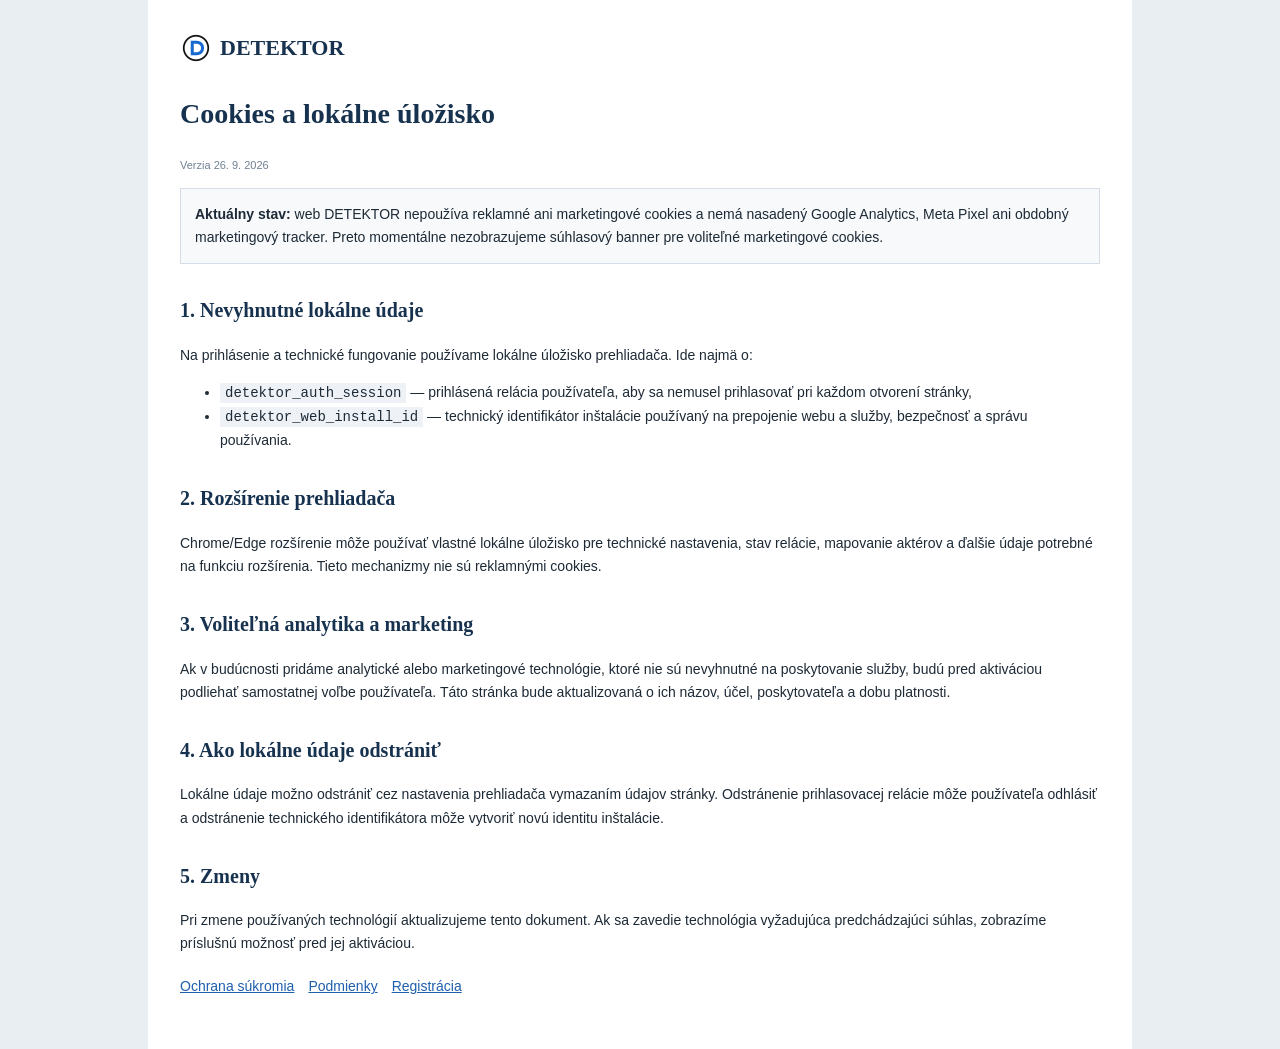
<file: cookies.html>
<!doctype html>
<html lang="sk"><head><meta charset="utf-8"><meta name="viewport" content="width=device-width,initial-scale=1">
<title>DETEKTOR — Cookies a lokálne úložisko</title><link rel="icon" href="assets/detektor-logo.png?v=4" type="image/png">
<style>
body{margin:0;background:#e9eef3;color:#1d2a36;font:14px/1.65 Verdana,Arial,sans-serif}.page{width:min(920px,100%);margin:auto;background:#fff;min-height:100vh;padding:32px}h1,h2{font-family:Georgia,serif;color:#17324f}h1{margin-top:20px}h2{margin-top:30px;font-size:20px}a{color:#1f5fae}.backbrand{display:inline-flex;align-items:center;gap:8px;font:700 22px Georgia,serif;text-decoration:none;color:#17324f}.backbrand img{width:32px;height:32px;display:block;object-fit:contain}.meta{font-size:11px;color:#718092}.box{border:1px solid #d5dde6;background:#f7f9fb;padding:14px;margin:14px 0}.legalnav{margin:20px 0}.legalnav a{margin-right:14px}code{background:#eef2f6;padding:2px 5px}@media(max-width:600px){.page{padding:22px 18px}}
</style></head><body><main class="page">
<a class="backbrand" href="index.html"><img src="assets/detektor-logo.png?v=4" alt="">DETEKTOR</a>
<h1>Cookies a lokálne úložisko</h1>
<p class="meta">Verzia 26. 9. 2026</p>

<div class="box"><strong>Aktuálny stav:</strong> web DETEKTOR nepoužíva reklamné ani marketingové cookies a nemá nasadený Google Analytics, Meta Pixel ani obdobný marketingový tracker. Preto momentálne nezobrazujeme súhlasový banner pre voliteľné marketingové cookies.</div>

<h2>1. Nevyhnutné lokálne údaje</h2>
<p>Na prihlásenie a technické fungovanie používame lokálne úložisko prehliadača. Ide najmä o:</p>
<ul>
<li><code>detektor_auth_session</code> — prihlásená relácia používateľa, aby sa nemusel prihlasovať pri každom otvorení stránky,</li>
<li><code>detektor_web_install_id</code> — technický identifikátor inštalácie používaný na prepojenie webu a služby, bezpečnosť a správu používania.</li>
</ul>

<h2>2. Rozšírenie prehliadača</h2>
<p>Chrome/Edge rozšírenie môže používať vlastné lokálne úložisko pre technické nastavenia, stav relácie, mapovanie aktérov a ďalšie údaje potrebné na funkciu rozšírenia. Tieto mechanizmy nie sú reklamnými cookies.</p>

<h2>3. Voliteľná analytika a marketing</h2>
<p>Ak v budúcnosti pridáme analytické alebo marketingové technológie, ktoré nie sú nevyhnutné na poskytovanie služby, budú pred aktiváciou podliehať samostatnej voľbe používateľa. Táto stránka bude aktualizovaná o ich názov, účel, poskytovateľa a dobu platnosti.</p>

<h2>4. Ako lokálne údaje odstrániť</h2>
<p>Lokálne údaje možno odstrániť cez nastavenia prehliadača vymazaním údajov stránky. Odstránenie prihlasovacej relácie môže používateľa odhlásiť a odstránenie technického identifikátora môže vytvoriť novú identitu inštalácie.</p>

<h2>5. Zmeny</h2>
<p>Pri zmene používaných technológií aktualizujeme tento dokument. Ak sa zavedie technológia vyžadujúca predchádzajúci súhlas, zobrazíme príslušnú možnosť pred jej aktiváciou.</p>

<div class="legalnav"><a href="ochrana-sukromia.html">Ochrana súkromia</a><a href="podmienky.html">Podmienky</a><a href="registracia.html">Registrácia</a></div>
</main></body></html>
</file>
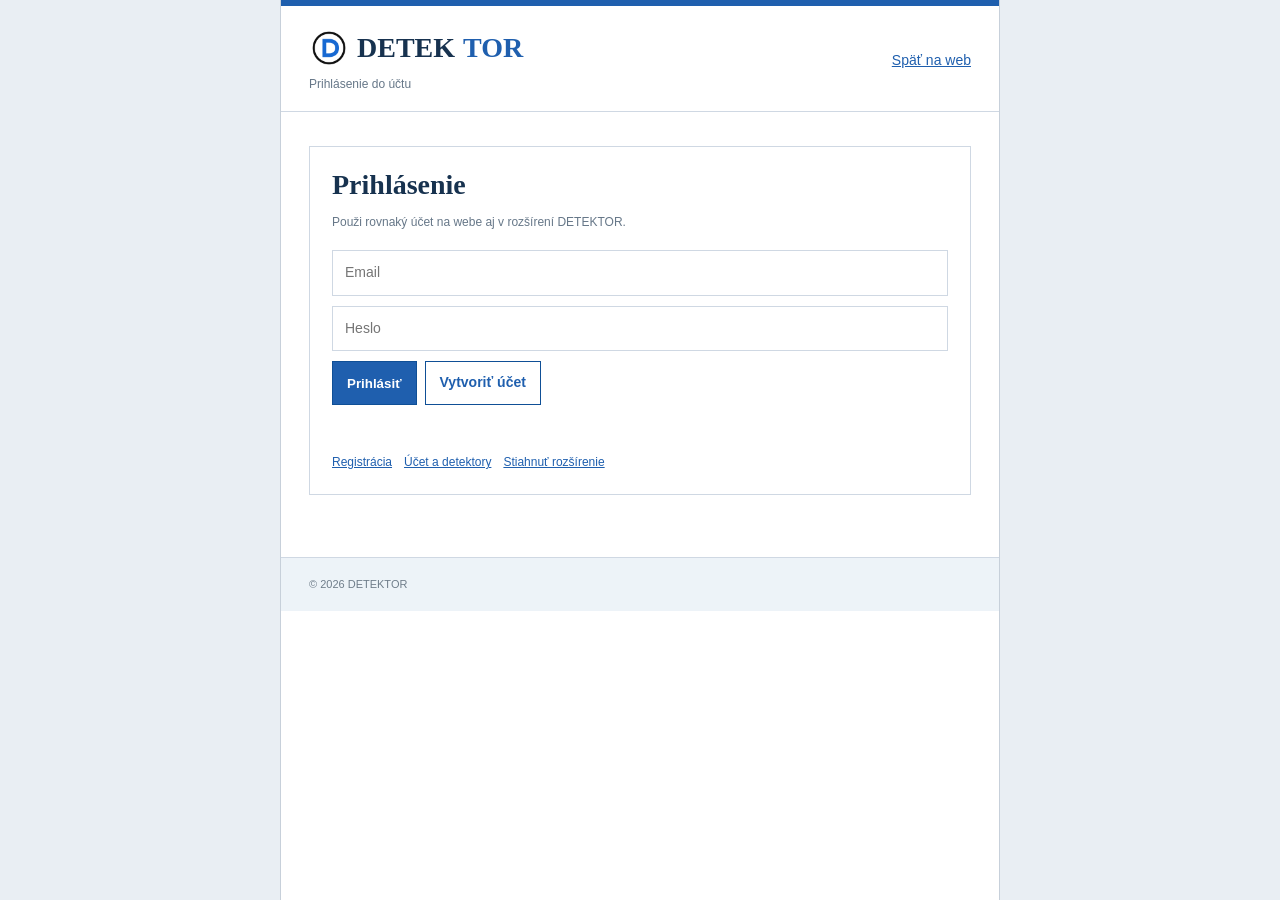
<file: login.html>
<!doctype html>
<html lang="sk">
<head>
<meta charset="utf-8">
<meta name="viewport" content="width=device-width,initial-scale=1">
<title>DETEKTOR — Prihlásenie</title>
<link rel="icon" href="assets/detektor-logo.png?v=4" type="image/png">
<meta name="robots" content="noindex,nofollow">
<style>
:root{--blue:#1f5fae;--blue2:#0f4f96;--navy:#17324f;--text:#1d2a36;--muted:#667788;--line:#cfd8e3;--soft:#f4f7fa;--red:#b42a38}
*{box-sizing:border-box}body{margin:0;background:#e9eef3;color:var(--text);font:14px/1.55 Verdana,Arial,sans-serif}.page{width:min(720px,100%);margin:0 auto;min-height:100vh;background:#fff;border-left:1px solid #c7d0da;border-right:1px solid #c7d0da}.topline{height:6px;background:var(--blue)}header{padding:22px 28px 18px;border-bottom:1px solid var(--line);display:flex;justify-content:space-between;gap:20px;align-items:center;overflow:visible}.brand{font:700 28px/1.12 Georgia,"Times New Roman",serif;color:var(--navy);text-decoration:none;display:inline-flex;align-items:center;gap:8px;min-height:40px;overflow:visible;white-space:nowrap}.brand img{width:40px;height:40px;display:block;object-fit:contain;object-position:center;flex:0 0 40px;margin:0;padding:0;transform:none}.brand span{color:var(--blue)}header a{color:var(--blue)}main{padding:34px 28px}.panel{border:1px solid var(--line);padding:22px;background:#fff}.panel h1{font:700 28px Georgia,"Times New Roman",serif;color:var(--navy);margin:0 0 8px}.muted{color:var(--muted);font-size:12px}.form{display:grid;gap:10px;margin-top:18px}.form input{padding:11px 12px;border:1px solid var(--line);font:inherit}.actions{display:flex;gap:8px;flex-wrap:wrap}.button{border:1px solid var(--blue2);background:var(--blue);color:#fff;padding:10px 14px;font-weight:700;cursor:pointer}.button.secondary{background:#fff;color:var(--blue)}.message{margin-top:12px;font-size:12px;color:var(--muted);min-height:20px}.message.ok{color:#237a4b}.message.err{color:#b42a38}.links{margin-top:16px;font-size:12px}.links a{color:var(--blue);margin-right:12px}footer{padding:18px 28px;border-top:1px solid var(--line);background:#edf3f8;font-size:11px;color:#6f7d8a;margin-top:28px}
</style>
</head>
<body>
<div class="page"><div class="topline"></div>
<header><div><a class="brand" href="index.html"><img src="assets/detektor-logo.png?v=4" alt="">DETEK<span>TOR</span></a><div class="muted">Prihlásenie do účtu</div></div><a href="index.html">Späť na web</a></header>
<main>
<section class="panel">
<h1>Prihlásenie</h1>
<p class="muted">Použi rovnaký účet na webe aj v rozšírení DETEKTOR.</p>
<div class="form">
<input id="email" type="email" autocomplete="email" placeholder="Email">
<input id="password" type="password" autocomplete="current-password" placeholder="Heslo">
<div class="actions">
<button class="button" id="loginBtn" type="button">Prihlásiť</button>
<a class="button secondary" href="registracia.html" style="text-decoration:none">Vytvoriť účet</a>
</div>
</div>
<div class="message" id="message"></div>
<div class="links"><a href="registracia.html">Registrácia</a><a href="ucet.html">Účet a detektory</a><a href="index.html#download">Stiahnuť rozšírenie</a></div>
</section>
</main>
<footer>© 2026 DETEKTOR</footer>
</div>
<script>
const SUPABASE_URL='https://mexrrchqiehzvrefftym.supabase.co';
const KEY='sb_publishable_NZCEN4vfkbyxQrzCa8YR8Q_i4ZQCH2T';
const AUTH_URL=SUPABASE_URL+'/auth/v1';
const FUNCTION_URL=SUPABASE_URL+'/functions/v1/process-audio';
const $=id=>document.getElementById(id);
function installId(){let id=localStorage.getItem('detektor_web_install_id');if(!id){id='web:'+crypto.randomUUID();localStorage.setItem('detektor_web_install_id',id)}return id}
function saveSession(d){if(!d?.access_token||!d?.refresh_token)return null;const s={accessToken:d.access_token,refreshToken:d.refresh_token,expiresAt:Date.now()+Number(d.expires_in||3600)*1000,user:d.user||null};localStorage.setItem('detektor_auth_session',JSON.stringify(s));return s}
async function authFetch(path,body){const r=await fetch(AUTH_URL+path,{method:'POST',headers:{'content-type':'application/json','apikey':KEY},body:JSON.stringify(body)});const raw=await r.text();let d={};try{d=raw?JSON.parse(raw):{}}catch{d={message:raw}}if(!r.ok){
  const code=d?.error_code||d?.code||'';
  if(code==='invalid_credentials' || /invalid login credentials/i.test(d?.msg||d?.message||d?.error_description||d?.error||'')){
    throw new Error('Nesprávny email alebo heslo.');
  }
  throw new Error(d?.msg||d?.message||d?.error_description||d?.error||'Prihlásenie zlyhalo.');
}return d}
async function bind(s){const r=await fetch(FUNCTION_URL,{method:'POST',headers:{'content-type':'application/json','apikey':KEY,'authorization':'Bearer '+KEY},body:JSON.stringify({action:'bind_account',clientInstallId:installId(),accessToken:s.accessToken})});if(!r.ok){const d=await r.json().catch(()=>({}));throw new Error(d?.userMessage||d?.error||'Účet sa nepodarilo prepojiť.')}return r.json().catch(()=>({}))}
$('loginBtn').onclick=async()=>{try{$('message').className='message';$('message').textContent='Prihlasujem…';const d=await authFetch('/token?grant_type=password',{email:$('email').value.trim().toLowerCase(),password:$('password').value});const s=saveSession(d);await bind(s);location.href='ucet.html'}catch(e){$('message').className='message err';$('message').textContent=e.message}};

(async()=>{
  const hash=new URLSearchParams(location.hash.replace(/^#/,''));
  const accessToken=hash.get('access_token');
  const refreshToken=hash.get('refresh_token');
  const expiresIn=Number(hash.get('expires_in')||3600);
  const errorCode=hash.get('error_code');
  const errorDescription=hash.get('error_description');

  if(errorCode){
    $('message').className='message err';
    $('message').textContent=decodeURIComponent(errorDescription||'Overenie emailu zlyhalo. Skús odkaz znovu alebo sa prihlás.');
    history.replaceState({},document.title,location.pathname+location.search);
    return;
  }

  if(accessToken&&refreshToken){
    const s=saveSession({access_token:accessToken,refresh_token:refreshToken,expires_in:expiresIn});
    history.replaceState({},document.title,location.pathname+'?confirmed=1');
    try{
      await bind(s);
      $('message').className='message ok';
      $('message').textContent='Email bol úspešne overený. Presmerujem ťa do účtu…';
      setTimeout(()=>location.href='ucet.html',700);
      return;
    }catch(e){
      $('message').className='message ok';
      $('message').textContent='Email bol úspešne overený. Prihlás sa do účtu.';
    }
  }

  if(new URLSearchParams(location.search).get('confirmed')==='1'){
    $('message').className='message ok';
    $('message').textContent='Email bol úspešne overený. Môžeš sa prihlásiť.';
  }

  try{
    const s=JSON.parse(localStorage.getItem('detektor_auth_session')||'null');
    if(s?.accessToken&&Number(s.expiresAt||0)>Date.now())location.href='ucet.html';
  }catch{}
})();
</script>
</body>
</html>
</file>
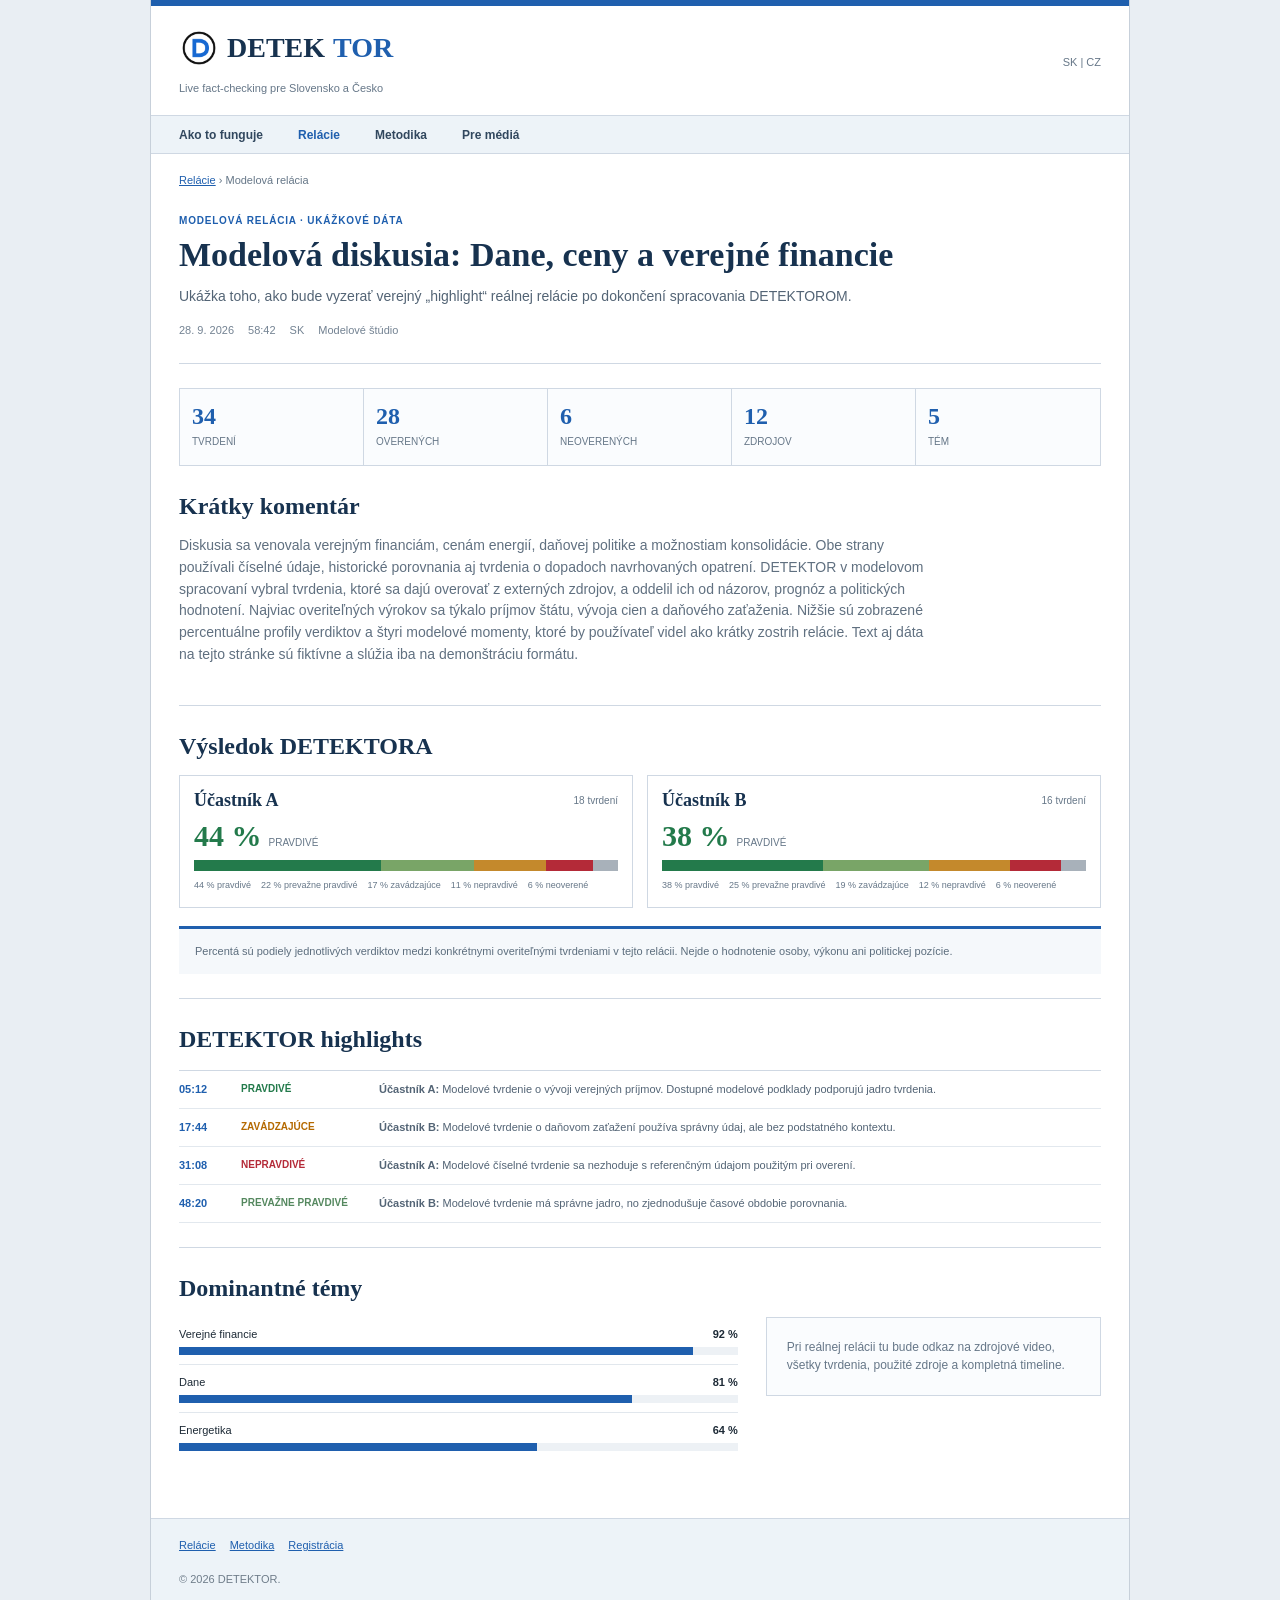
<file: model-relacia.html>
<!doctype html>
<html lang="sk">
<head>
<meta charset="utf-8"><meta name="viewport" content="width=device-width,initial-scale=1">
<title>Modelová relácia — DETEKTOR</title>
<link rel="icon" href="assets/detektor-logo.png?v=4" type="image/png">
<link rel="stylesheet" href="archive.css">
</head>
<body>
<div class="page"><div class="topline"></div>
<header class="header"><div><a class="brand" href="index.html"><img src="assets/detektor-logo.png?v=4" alt="">DETEK<span>TOR</span></a><div class="tagline">Live fact-checking pre Slovensko a Česko</div></div><div class="lang">SK | CZ</div></header>
<nav class="menu"><ul><li><a href="index.html#ako">Ako to funguje</a></li><li><a class="active" href="archiv.html">Relácie</a></li><li><a href="index.html#metodika">Metodika</a></li><li><a href="index.html#media">Pre médiá</a></li></ul></nav>
<main class="content">
<div class="breadcrumb"><a href="archiv.html">Relácie</a> › Modelová relácia</div>
<section class="hero"><div class="showcase-kicker">MODELOVÁ RELÁCIA · UKÁŽKOVÉ DÁTA</div><h1>Modelová diskusia: Dane, ceny a verejné financie</h1><p>Ukážka toho, ako bude vyzerať verejný „highlight“ reálnej relácie po dokončení spracovania DETEKTOROM.</p><div class="meta"><span>28. 9. 2026</span><span>58:42</span><span>SK</span><span>Modelové štúdio</span></div></section>

<div class="summary"><div><b>34</b><span>tvrdení</span></div><div><b>28</b><span>overených</span></div><div><b>6</b><span>neoverených</span></div><div><b>12</b><span>zdrojov</span></div><div><b>5</b><span>tém</span></div></div>

<section class="section">
<h2>Krátky komentár</h2>
<p class="section-intro">Diskusia sa venovala verejným financiám, cenám energií, daňovej politike a možnostiam konsolidácie. Obe strany používali číselné údaje, historické porovnania aj tvrdenia o dopadoch navrhovaných opatrení. DETEKTOR v modelovom spracovaní vybral tvrdenia, ktoré sa dajú overovať z externých zdrojov, a oddelil ich od názorov, prognóz a politických hodnotení. Najviac overiteľných výrokov sa týkalo príjmov štátu, vývoja cien a daňového zaťaženia. Nižšie sú zobrazené percentuálne profily verdiktov a štyri modelové momenty, ktoré by používateľ videl ako krátky zostrih relácie. Text aj dáta na tejto stránke sú fiktívne a slúžia iba na demonštráciu formátu.</p>
</section>

<section class="section">
<h2>Výsledok DETEKTORA</h2>
<div class="matchup">
<div class="participant-card"><div class="participant-top"><strong>Účastník A</strong><span>18 tvrdení</span></div><div class="scoreline"><b>44 %</b><span>pravdivé</span></div><div class="profilebar"><i class="p-true" style="width:44%"></i><i class="p-mostly" style="width:22%"></i><i class="p-misleading" style="width:17%"></i><i class="p-false" style="width:11%"></i><i class="p-unverified" style="width:6%"></i></div><div class="profilelegend"><span>44 % pravdivé</span><span>22 % prevažne pravdivé</span><span>17 % zavádzajúce</span><span>11 % nepravdivé</span><span>6 % neoverené</span></div></div>
<div class="participant-card"><div class="participant-top"><strong>Účastník B</strong><span>16 tvrdení</span></div><div class="scoreline"><b>38 %</b><span>pravdivé</span></div><div class="profilebar"><i class="p-true" style="width:38%"></i><i class="p-mostly" style="width:25%"></i><i class="p-misleading" style="width:19%"></i><i class="p-false" style="width:12%"></i><i class="p-unverified" style="width:6%"></i></div><div class="profilelegend"><span>38 % pravdivé</span><span>25 % prevažne pravdivé</span><span>19 % zavádzajúce</span><span>12 % nepravdivé</span><span>6 % neoverené</span></div></div>
</div>
<div class="method-note">Percentá sú podiely jednotlivých verdiktov medzi konkrétnymi overiteľnými tvrdeniami v tejto relácii. Nejde o hodnotenie osoby, výkonu ani politickej pozície.</div>
</section>

<section class="section">
<h2>DETEKTOR highlights</h2>
<div class="highlight-strip">
<div><time>05:12</time><strong class="v-true">PRAVDIVÉ</strong><span><b>Účastník A:</b> Modelové tvrdenie o vývoji verejných príjmov. Dostupné modelové podklady podporujú jadro tvrdenia.</span></div>
<div><time>17:44</time><strong class="v-misleading">ZAVÁDZAJÚCE</strong><span><b>Účastník B:</b> Modelové tvrdenie o daňovom zaťažení používa správny údaj, ale bez podstatného kontextu.</span></div>
<div><time>31:08</time><strong class="v-false">NEPRAVDIVÉ</strong><span><b>Účastník A:</b> Modelové číselné tvrdenie sa nezhoduje s referenčným údajom použitým pri overení.</span></div>
<div><time>48:20</time><strong class="v-mostly_true">PREVAŽNE PRAVDIVÉ</strong><span><b>Účastník B:</b> Modelové tvrdenie má správne jadro, no zjednodušuje časové obdobie porovnania.</span></div>
</div>
</section>

<section class="section"><h2>Dominantné témy</h2><div class="two"><div><div class="topic"><div class="topic-top"><span>Verejné financie</span><strong>92 %</strong></div><div class="bar"><span style="width:92%"></span></div></div><div class="topic"><div class="topic-top"><span>Dane</span><strong>81 %</strong></div><div class="bar"><span style="width:81%"></span></div></div><div class="topic"><div class="topic-top"><span>Energetika</span><strong>64 %</strong></div><div class="bar"><span style="width:64%"></span></div></div></div><div><div class="empty">Pri reálnej relácii tu bude odkaz na zdrojové video, všetky tvrdenia, použité zdroje a kompletná timeline.</div></div></div></section>
</main>
<footer class="footer"><a href="archiv.html">Relácie</a><a href="index.html#metodika">Metodika</a><a href="registracia.html">Registrácia</a><br><br>© 2026 DETEKTOR.</footer>
</div>
</body>
</html>
</file>
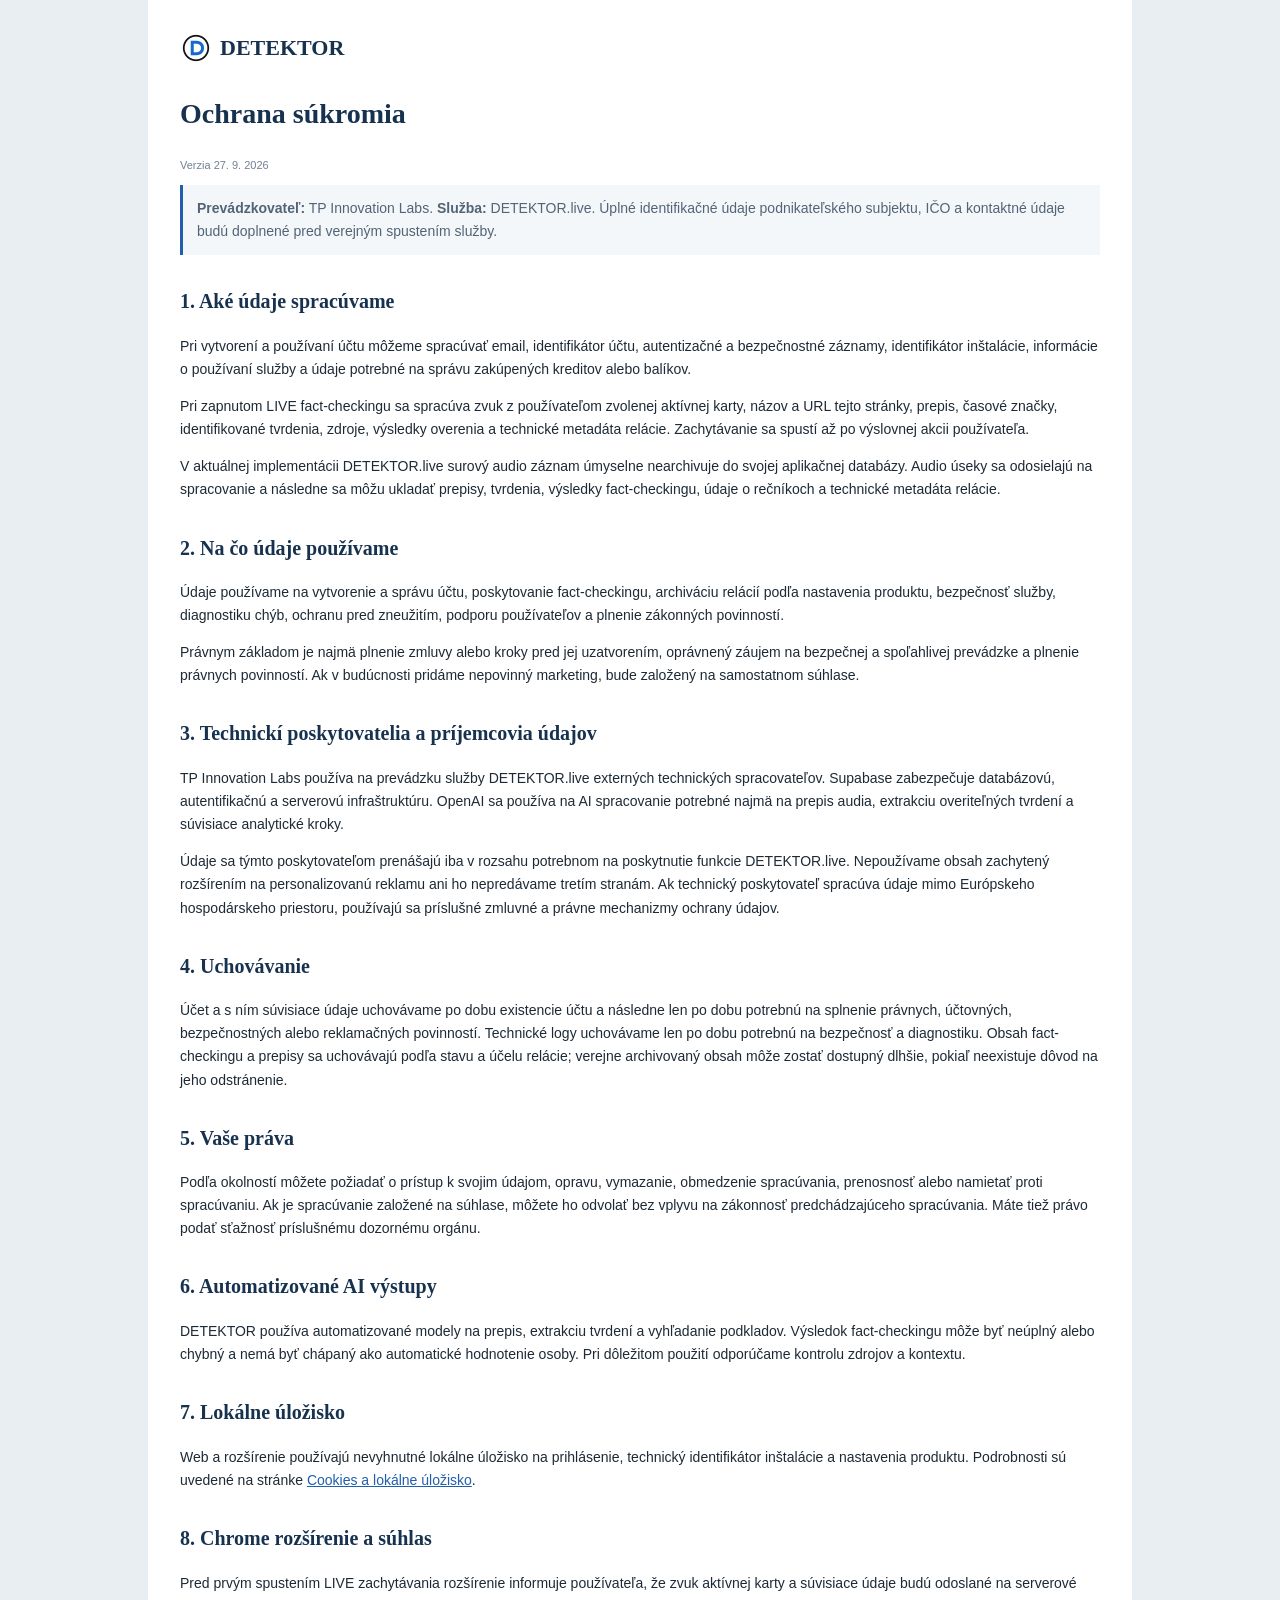
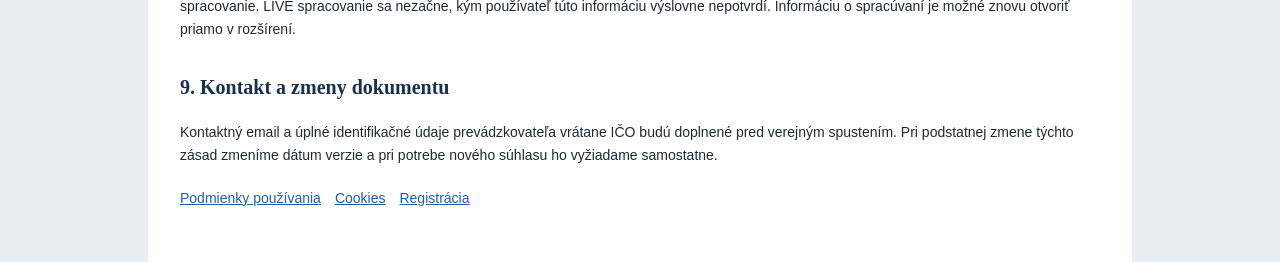
<file: ochrana-sukromia.html>
<!doctype html>
<html lang="sk"><head><meta charset="utf-8"><meta name="viewport" content="width=device-width,initial-scale=1">
<title>DETEKTOR — Ochrana súkromia</title><link rel="icon" href="assets/detektor-logo.png?v=4" type="image/png">
<style>
body{margin:0;background:#e9eef3;color:#1d2a36;font:14px/1.65 Verdana,Arial,sans-serif}.page{width:min(920px,100%);margin:auto;background:#fff;min-height:100vh;padding:32px}h1,h2{font-family:Georgia,serif;color:#17324f}h1{margin-top:20px}h2{margin-top:30px;font-size:20px}a{color:#1f5fae}.backbrand{display:inline-flex;align-items:center;gap:8px;font:700 22px Georgia,serif;text-decoration:none;color:#17324f}.backbrand img{width:32px;height:32px;display:block;object-fit:contain}.note{background:#f4f7fa;border-left:3px solid #1f5fae;padding:12px 14px;color:#526476}.meta{font-size:11px;color:#718092}.legalnav{margin:20px 0}.legalnav a{margin-right:14px}@media(max-width:600px){.page{padding:22px 18px}}
</style></head><body><main class="page">
<a class="backbrand" href="index.html"><img src="assets/detektor-logo.png?v=4" alt="">DETEKTOR</a>
<h1>Ochrana súkromia</h1>
<p class="meta">Verzia 27. 9. 2026</p>
<div class="note"><strong>Prevádzkovateľ:</strong> TP Innovation Labs. <strong>Služba:</strong> DETEKTOR.live. Úplné identifikačné údaje podnikateľského subjektu, IČO a kontaktné údaje budú doplnené pred verejným spustením služby.</div>

<h2>1. Aké údaje spracúvame</h2>
<p>Pri vytvorení a používaní účtu môžeme spracúvať email, identifikátor účtu, autentizačné a bezpečnostné záznamy, identifikátor inštalácie, informácie o používaní služby a údaje potrebné na správu zakúpených kreditov alebo balíkov.</p>
<p>Pri zapnutom LIVE fact-checkingu sa spracúva zvuk z používateľom zvolenej aktívnej karty, názov a URL tejto stránky, prepis, časové značky, identifikované tvrdenia, zdroje, výsledky overenia a technické metadáta relácie. Zachytávanie sa spustí až po výslovnej akcii používateľa.</p>
<p>V aktuálnej implementácii DETEKTOR.live surový audio záznam úmyselne nearchivuje do svojej aplikačnej databázy. Audio úseky sa odosielajú na spracovanie a následne sa môžu ukladať prepisy, tvrdenia, výsledky fact-checkingu, údaje o rečníkoch a technické metadáta relácie.</p>

<h2>2. Na čo údaje používame</h2>
<p>Údaje používame na vytvorenie a správu účtu, poskytovanie fact-checkingu, archiváciu relácií podľa nastavenia produktu, bezpečnosť služby, diagnostiku chýb, ochranu pred zneužitím, podporu používateľov a plnenie zákonných povinností.</p>
<p>Právnym základom je najmä plnenie zmluvy alebo kroky pred jej uzatvorením, oprávnený záujem na bezpečnej a spoľahlivej prevádzke a plnenie právnych povinností. Ak v budúcnosti pridáme nepovinný marketing, bude založený na samostatnom súhlase.</p>

<h2>3. Technickí poskytovatelia a príjemcovia údajov</h2>
<p>TP Innovation Labs používa na prevádzku služby DETEKTOR.live externých technických spracovateľov. Supabase zabezpečuje databázovú, autentifikačnú a serverovú infraštruktúru. OpenAI sa používa na AI spracovanie potrebné najmä na prepis audia, extrakciu overiteľných tvrdení a súvisiace analytické kroky.</p>
<p>Údaje sa týmto poskytovateľom prenášajú iba v rozsahu potrebnom na poskytnutie funkcie DETEKTOR.live. Nepoužívame obsah zachytený rozšírením na personalizovanú reklamu ani ho nepredávame tretím stranám. Ak technický poskytovateľ spracúva údaje mimo Európskeho hospodárskeho priestoru, používajú sa príslušné zmluvné a právne mechanizmy ochrany údajov.</p>

<h2>4. Uchovávanie</h2>
<p>Účet a s ním súvisiace údaje uchovávame po dobu existencie účtu a následne len po dobu potrebnú na splnenie právnych, účtovných, bezpečnostných alebo reklamačných povinností. Technické logy uchovávame len po dobu potrebnú na bezpečnosť a diagnostiku. Obsah fact-checkingu a prepisy sa uchovávajú podľa stavu a účelu relácie; verejne archivovaný obsah môže zostať dostupný dlhšie, pokiaľ neexistuje dôvod na jeho odstránenie.</p>

<h2>5. Vaše práva</h2>
<p>Podľa okolností môžete požiadať o prístup k svojim údajom, opravu, vymazanie, obmedzenie spracúvania, prenosnosť alebo namietať proti spracúvaniu. Ak je spracúvanie založené na súhlase, môžete ho odvolať bez vplyvu na zákonnosť predchádzajúceho spracúvania. Máte tiež právo podať sťažnosť príslušnému dozornému orgánu.</p>

<h2>6. Automatizované AI výstupy</h2>
<p>DETEKTOR používa automatizované modely na prepis, extrakciu tvrdení a vyhľadanie podkladov. Výsledok fact-checkingu môže byť neúplný alebo chybný a nemá byť chápaný ako automatické hodnotenie osoby. Pri dôležitom použití odporúčame kontrolu zdrojov a kontextu.</p>

<h2>7. Lokálne úložisko</h2>
<p>Web a rozšírenie používajú nevyhnutné lokálne úložisko na prihlásenie, technický identifikátor inštalácie a nastavenia produktu. Podrobnosti sú uvedené na stránke <a href="cookies.html">Cookies a lokálne úložisko</a>.</p>

<h2>8. Chrome rozšírenie a súhlas</h2>
<p>Pred prvým spustením LIVE zachytávania rozšírenie informuje používateľa, že zvuk aktívnej karty a súvisiace údaje budú odoslané na serverové spracovanie. LIVE spracovanie sa nezačne, kým používateľ túto informáciu výslovne nepotvrdí. Informáciu o spracúvaní je možné znovu otvoriť priamo v rozšírení.</p>

<h2>9. Kontakt a zmeny dokumentu</h2>
<p>Kontaktný email a úplné identifikačné údaje prevádzkovateľa vrátane IČO budú doplnené pred verejným spustením. Pri podstatnej zmene týchto zásad zmeníme dátum verzie a pri potrebe nového súhlasu ho vyžiadame samostatne.</p>

<div class="legalnav"><a href="podmienky.html">Podmienky používania</a><a href="cookies.html">Cookies</a><a href="registracia.html">Registrácia</a></div>
</main></body></html>
</file>
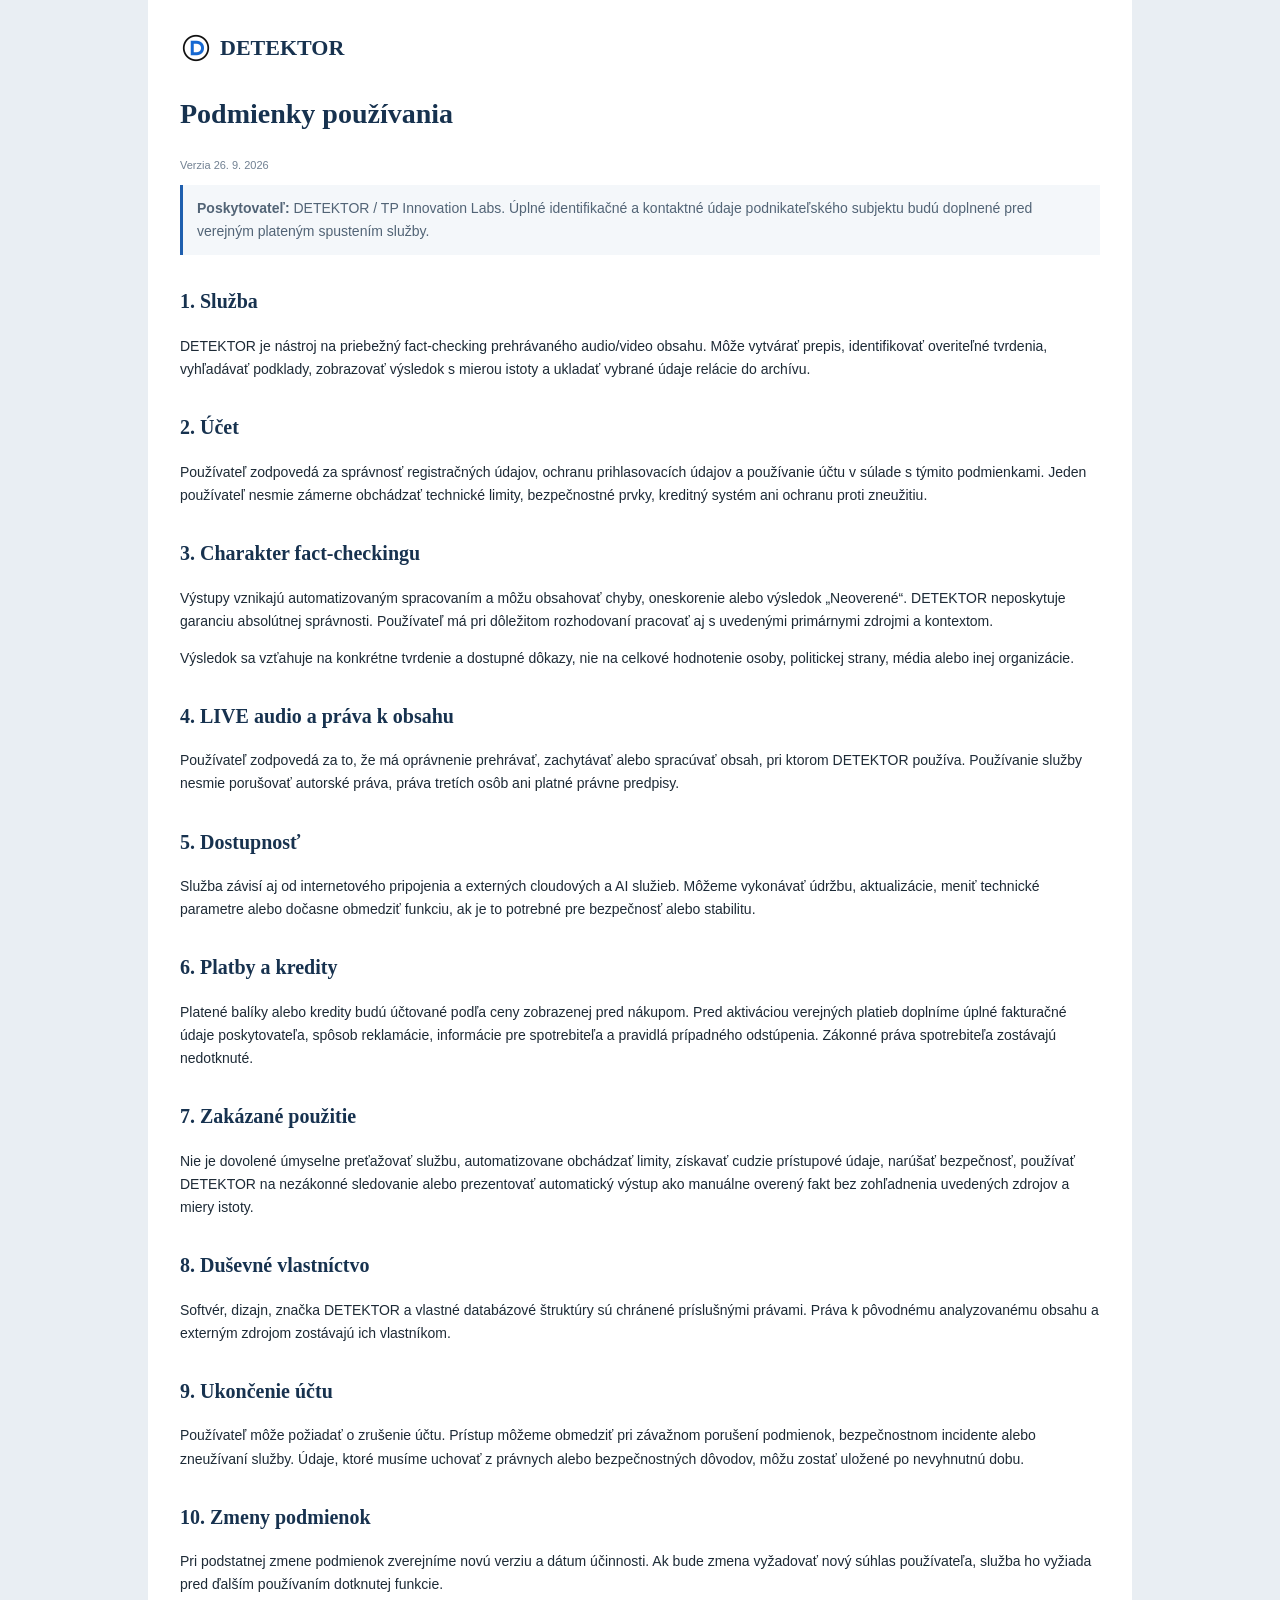
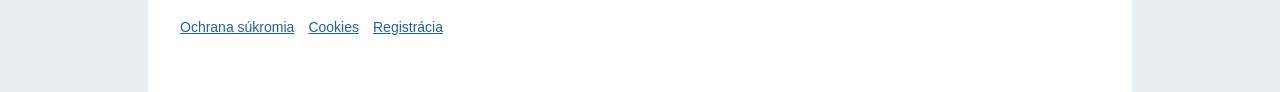
<file: podmienky.html>
<!doctype html>
<html lang="sk"><head><meta charset="utf-8"><meta name="viewport" content="width=device-width,initial-scale=1">
<title>DETEKTOR — Podmienky používania</title><link rel="icon" href="assets/detektor-logo.png?v=4" type="image/png">
<style>
body{margin:0;background:#e9eef3;color:#1d2a36;font:14px/1.65 Verdana,Arial,sans-serif}.page{width:min(920px,100%);margin:auto;background:#fff;min-height:100vh;padding:32px}h1,h2{font-family:Georgia,serif;color:#17324f}h1{margin-top:20px}h2{margin-top:30px;font-size:20px}a{color:#1f5fae}.backbrand{display:inline-flex;align-items:center;gap:8px;font:700 22px Georgia,serif;text-decoration:none;color:#17324f}.backbrand img{width:32px;height:32px;display:block;object-fit:contain}.note{background:#f4f7fa;border-left:3px solid #1f5fae;padding:12px 14px;color:#526476}.meta{font-size:11px;color:#718092}.legalnav{margin:20px 0}.legalnav a{margin-right:14px}@media(max-width:600px){.page{padding:22px 18px}}
</style></head><body><main class="page">
<a class="backbrand" href="index.html"><img src="assets/detektor-logo.png?v=4" alt="">DETEKTOR</a>
<h1>Podmienky používania</h1>
<p class="meta">Verzia 26. 9. 2026</p>
<div class="note"><strong>Poskytovateľ:</strong> DETEKTOR / TP Innovation Labs. Úplné identifikačné a kontaktné údaje podnikateľského subjektu budú doplnené pred verejným plateným spustením služby.</div>

<h2>1. Služba</h2>
<p>DETEKTOR je nástroj na priebežný fact-checking prehrávaného audio/video obsahu. Môže vytvárať prepis, identifikovať overiteľné tvrdenia, vyhľadávať podklady, zobrazovať výsledok s mierou istoty a ukladať vybrané údaje relácie do archívu.</p>

<h2>2. Účet</h2>
<p>Používateľ zodpovedá za správnosť registračných údajov, ochranu prihlasovacích údajov a používanie účtu v súlade s týmito podmienkami. Jeden používateľ nesmie zámerne obchádzať technické limity, bezpečnostné prvky, kreditný systém ani ochranu proti zneužitiu.</p>

<h2>3. Charakter fact-checkingu</h2>
<p>Výstupy vznikajú automatizovaným spracovaním a môžu obsahovať chyby, oneskorenie alebo výsledok „Neoverené“. DETEKTOR neposkytuje garanciu absolútnej správnosti. Používateľ má pri dôležitom rozhodovaní pracovať aj s uvedenými primárnymi zdrojmi a kontextom.</p>
<p>Výsledok sa vzťahuje na konkrétne tvrdenie a dostupné dôkazy, nie na celkové hodnotenie osoby, politickej strany, média alebo inej organizácie.</p>

<h2>4. LIVE audio a práva k obsahu</h2>
<p>Používateľ zodpovedá za to, že má oprávnenie prehrávať, zachytávať alebo spracúvať obsah, pri ktorom DETEKTOR používa. Používanie služby nesmie porušovať autorské práva, práva tretích osôb ani platné právne predpisy.</p>

<h2>5. Dostupnosť</h2>
<p>Služba závisí aj od internetového pripojenia a externých cloudových a AI služieb. Môžeme vykonávať údržbu, aktualizácie, meniť technické parametre alebo dočasne obmedziť funkciu, ak je to potrebné pre bezpečnosť alebo stabilitu.</p>

<h2>6. Platby a kredity</h2>
<p>Platené balíky alebo kredity budú účtované podľa ceny zobrazenej pred nákupom. Pred aktiváciou verejných platieb doplníme úplné fakturačné údaje poskytovateľa, spôsob reklamácie, informácie pre spotrebiteľa a pravidlá prípadného odstúpenia. Zákonné práva spotrebiteľa zostávajú nedotknuté.</p>

<h2>7. Zakázané použitie</h2>
<p>Nie je dovolené úmyselne preťažovať službu, automatizovane obchádzať limity, získavať cudzie prístupové údaje, narúšať bezpečnosť, používať DETEKTOR na nezákonné sledovanie alebo prezentovať automatický výstup ako manuálne overený fakt bez zohľadnenia uvedených zdrojov a miery istoty.</p>

<h2>8. Duševné vlastníctvo</h2>
<p>Softvér, dizajn, značka DETEKTOR a vlastné databázové štruktúry sú chránené príslušnými právami. Práva k pôvodnému analyzovanému obsahu a externým zdrojom zostávajú ich vlastníkom.</p>

<h2>9. Ukončenie účtu</h2>
<p>Používateľ môže požiadať o zrušenie účtu. Prístup môžeme obmedziť pri závažnom porušení podmienok, bezpečnostnom incidente alebo zneužívaní služby. Údaje, ktoré musíme uchovať z právnych alebo bezpečnostných dôvodov, môžu zostať uložené po nevyhnutnú dobu.</p>

<h2>10. Zmeny podmienok</h2>
<p>Pri podstatnej zmene podmienok zverejníme novú verziu a dátum účinnosti. Ak bude zmena vyžadovať nový súhlas používateľa, služba ho vyžiada pred ďalším používaním dotknutej funkcie.</p>

<div class="legalnav"><a href="ochrana-sukromia.html">Ochrana súkromia</a><a href="cookies.html">Cookies</a><a href="registracia.html">Registrácia</a></div>
</main></body></html>
</file>
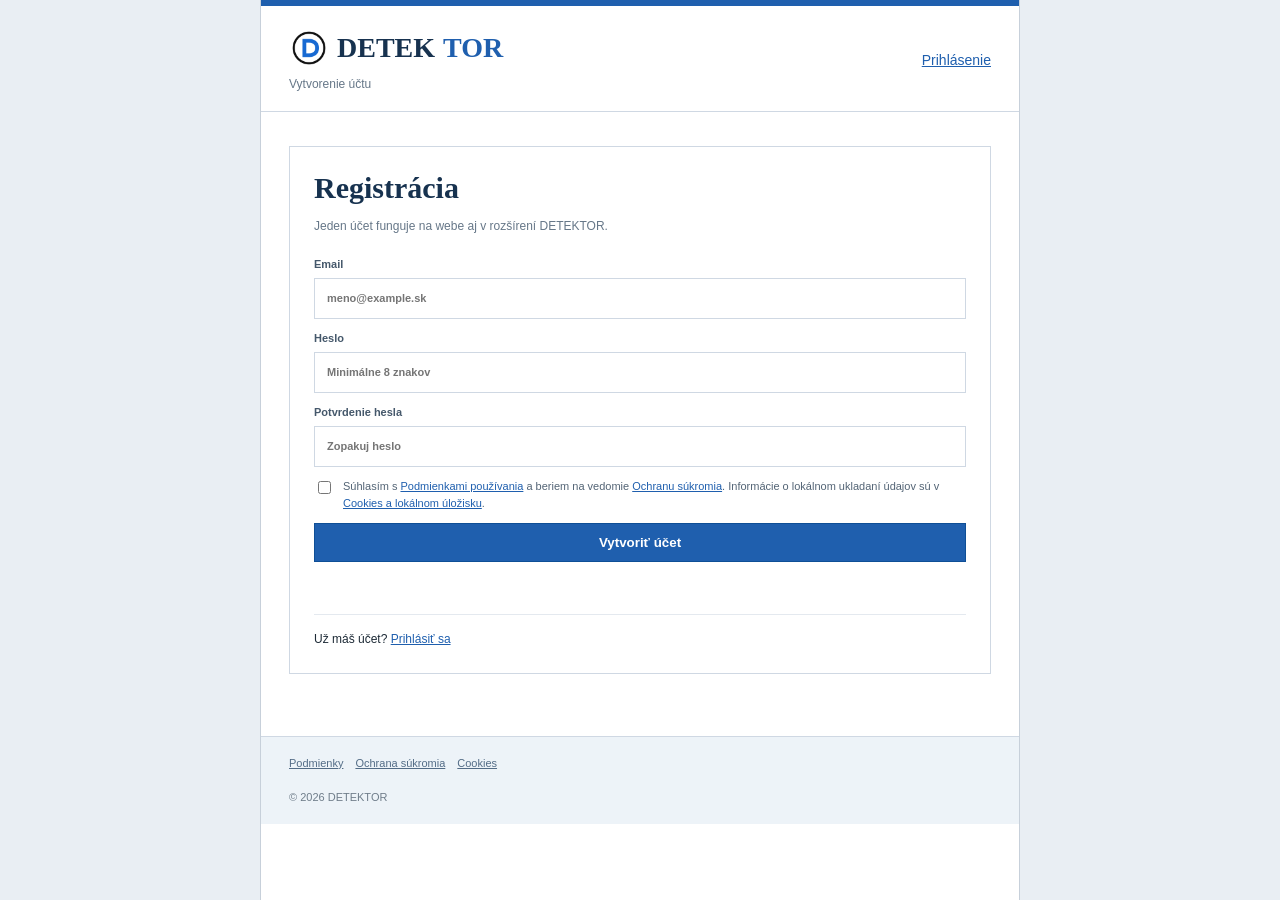
<file: registracia.html>
<!doctype html>
<html lang="sk">
<head>
<meta charset="utf-8">
<meta name="viewport" content="width=device-width,initial-scale=1">
<title>DETEKTOR — Registrácia</title>
<link rel="icon" href="assets/detektor-logo.png?v=4" type="image/png">
<meta name="robots" content="index,follow">
<style>
:root{--blue:#1f5fae;--blue2:#0f4f96;--navy:#17324f;--text:#1d2a36;--muted:#667788;--line:#cfd8e3;--soft:#f4f7fa;--red:#b42a38;--green:#237a4b}
*{box-sizing:border-box}body{margin:0;background:#e9eef3;color:var(--text);font:14px/1.55 Verdana,Arial,sans-serif}.page{width:min(760px,100%);margin:0 auto;min-height:100vh;background:#fff;border-left:1px solid #c7d0da;border-right:1px solid #c7d0da}.topline{height:6px;background:var(--blue)}header{padding:22px 28px 18px;border-bottom:1px solid var(--line);display:flex;justify-content:space-between;gap:20px;align-items:center;overflow:visible}.brand{font:700 28px/1.12 Georgia,"Times New Roman",serif;color:var(--navy);text-decoration:none;display:inline-flex;align-items:center;gap:8px;min-height:40px;overflow:visible;white-space:nowrap}.brand img{width:40px;height:40px;display:block;object-fit:contain;object-position:center;flex:0 0 40px}.brand span{color:var(--blue)}header a{color:var(--blue)}main{padding:34px 28px}.panel{border:1px solid var(--line);padding:24px;background:#fff}.panel h1{font:700 30px Georgia,"Times New Roman",serif;color:var(--navy);margin:0 0 8px}.muted{color:var(--muted);font-size:12px}.form{display:grid;gap:11px;margin-top:20px}.form label.field{font-size:11px;font-weight:700;color:#45586b}.form input[type=email],.form input[type=password]{width:100%;margin-top:5px;padding:11px 12px;border:1px solid var(--line);font:inherit}.check{display:flex;gap:9px;align-items:flex-start;font-size:11px;color:#536475}.check input{margin-top:3px}.check a{color:var(--blue)}.button{border:1px solid var(--blue2);background:var(--blue);color:#fff;padding:11px 16px;font-weight:700;cursor:pointer}.button:disabled{opacity:.55;cursor:not-allowed}.message{margin-top:12px;font-size:12px;min-height:22px;color:var(--muted)}.message.ok{color:var(--green)}.message.err{color:var(--red)}.login{margin-top:18px;padding-top:15px;border-top:1px solid #e4e9ef;font-size:12px}.login a{color:var(--blue)}footer{padding:18px 28px;border-top:1px solid var(--line);background:#edf3f8;font-size:11px;color:#6f7d8a;margin-top:28px}footer a{color:#536c86;margin-right:12px}@media(max-width:620px){header{align-items:flex-start;flex-direction:column}main{padding:22px 18px}.panel{padding:18px}}
</style>
</head>
<body>
<div class="page"><div class="topline"></div>
<header><div><a class="brand" href="index.html"><img src="assets/detektor-logo.png?v=4" alt="">DETEK<span>TOR</span></a><div class="muted">Vytvorenie účtu</div></div><a href="login.html">Prihlásenie</a></header>
<main>
<section class="panel">
<h1>Registrácia</h1>
<p class="muted">Jeden účet funguje na webe aj v rozšírení DETEKTOR.</p>
<div class="form">
<label class="field">Email
<input id="email" type="email" autocomplete="email" placeholder="meno@example.sk" required>
</label>
<label class="field">Heslo
<input id="password" type="password" autocomplete="new-password" placeholder="Minimálne 8 znakov" required>
</label>
<label class="field">Potvrdenie hesla
<input id="password2" type="password" autocomplete="new-password" placeholder="Zopakuj heslo" required>
</label>
<label class="check">
<input id="legal" type="checkbox">
<span>Súhlasím s <a href="podmienky.html" target="_blank" rel="noopener">Podmienkami používania</a> a beriem na vedomie <a href="ochrana-sukromia.html" target="_blank" rel="noopener">Ochranu súkromia</a>. Informácie o lokálnom ukladaní údajov sú v <a href="cookies.html" target="_blank" rel="noopener">Cookies a lokálnom úložisku</a>.</span>
</label>
<button class="button" id="registerBtn" type="button">Vytvoriť účet</button>
</div>
<div class="message" id="message"></div>
<div class="login">Už máš účet? <a href="login.html">Prihlásiť sa</a></div>
</section>
</main>
<footer><a href="podmienky.html">Podmienky</a><a href="ochrana-sukromia.html">Ochrana súkromia</a><a href="cookies.html">Cookies</a><br><br>© 2026 DETEKTOR</footer>
</div>
<script>
const SUPABASE_URL='https://mexrrchqiehzvrefftym.supabase.co';
const KEY='sb_publishable_NZCEN4vfkbyxQrzCa8YR8Q_i4ZQCH2T';
const AUTH_URL=SUPABASE_URL+'/auth/v1';
const FUNCTION_URL=SUPABASE_URL+'/functions/v1/process-audio';
const TERMS_VERSION='2026-09-26';
const PRIVACY_VERSION='2026-09-26';
const COOKIES_VERSION='2026-09-26';
const EMAIL_CONFIRM_REDIRECT='https://detektor.live/login.html?confirmed=1';
const $=id=>document.getElementById(id);
function installId(){let id=localStorage.getItem('detektor_web_install_id');if(!id){id='web:'+crypto.randomUUID();localStorage.setItem('detektor_web_install_id',id)}return id}
function saveSession(d){if(!d?.access_token||!d?.refresh_token)return null;const s={accessToken:d.access_token,refreshToken:d.refresh_token,expiresAt:Date.now()+Number(d.expires_in||3600)*1000,user:d.user||null};localStorage.setItem('detektor_auth_session',JSON.stringify(s));return s}
async function bind(s){const r=await fetch(FUNCTION_URL,{method:'POST',headers:{'content-type':'application/json','apikey':KEY,'authorization':'Bearer '+KEY},body:JSON.stringify({action:'bind_account',clientInstallId:installId(),accessToken:s.accessToken})});if(!r.ok){const d=await r.json().catch(()=>({}));throw new Error(d?.userMessage||d?.error||'Účet sa nepodarilo prepojiť.')}return r.json().catch(()=>({}))}
function msg(text,type=''){const el=$('message');el.textContent=text;el.className='message '+type}
$('registerBtn').onclick=async()=>{
  try{
    const email=$('email').value.trim().toLowerCase();
    const password=$('password').value;
    const password2=$('password2').value;
    if(!email)throw new Error('Zadaj email.');
    if(password.length<8)throw new Error('Heslo musí mať aspoň 8 znakov.');
    if(password!==password2)throw new Error('Heslá sa nezhodujú.');
    if(!$('legal').checked)throw new Error('Na vytvorenie účtu je potrebné prijať Podmienky a vziať na vedomie Ochranu súkromia.');
    $('registerBtn').disabled=true;msg('Vytváram účet…');
    const acceptedAt=new Date().toISOString();
    const r=await fetch(AUTH_URL+'/signup?redirect_to='+encodeURIComponent(EMAIL_CONFIRM_REDIRECT),{method:'POST',headers:{'content-type':'application/json','apikey':KEY},body:JSON.stringify({
      email,password,
      data:{
        product:'detektor',
        terms_accepted:true,
        terms_version:TERMS_VERSION,
        privacy_version:PRIVACY_VERSION,
        cookies_version:COOKIES_VERSION,
        accepted_at:acceptedAt
      }
    })});
    const raw=await r.text();let d={};try{d=raw?JSON.parse(raw):{}}catch{d={message:raw}}
    if(!r.ok)throw new Error(d?.msg||d?.message||d?.error_description||d?.error||'Registrácia zlyhala.');
    if(d?.access_token){
      const s=saveSession(d);await bind(s);location.href='ucet.html';
    }else{
      msg('Účet je vytvorený. Potvrď registračný email a potom sa prihlás.','ok');
    }
  }catch(e){msg(e.message,'err')}
  finally{$('registerBtn').disabled=false}
};
</script>
</body>
</html>
</file>
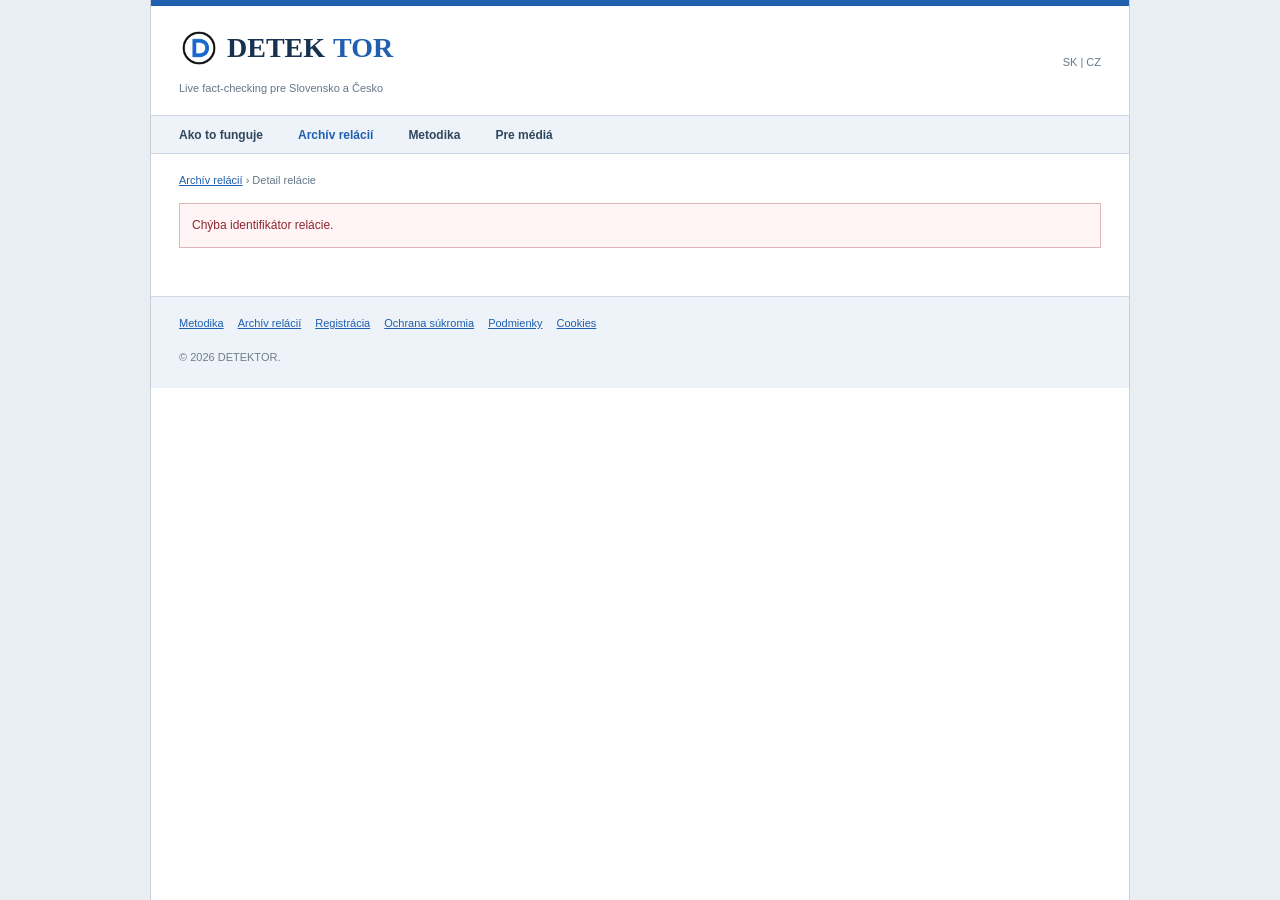
<file: relacia.html>
<!doctype html>
<html lang="sk">
<head>
<meta charset="utf-8"><meta name="viewport" content="width=device-width,initial-scale=1">
<title>DETEKTOR — Detail relácie</title>
<link rel="icon" href="assets/detektor-logo.png?v=4" type="image/png">
<link rel="stylesheet" href="archive.css">
</head>
<body>
<div class="page"><div class="topline"></div>
<header class="header"><div><a class="brand" href="index.html"><img src="assets/detektor-logo.png?v=4" alt="">DETEK<span>TOR</span></a><div class="tagline">Live fact-checking pre Slovensko a Česko</div></div><div class="lang">SK | CZ</div></header>
<nav class="menu"><ul><li><a href="index.html#ako">Ako to funguje</a></li><li><a class="active" href="archiv.html">Archív relácií</a></li><li><a href="index.html#metodika">Metodika</a></li><li><a href="index.html#media">Pre médiá</a></li></ul></nav>
<main class="content">
<div class="breadcrumb"><a href="archiv.html">Archív relácií</a> › Detail relácie</div>
<div id="pageStatus" class="loading">Načítavam detail relácie…</div>
<div id="detail" style="display:none">
<section class="hero">
<h1 id="title">Relácia</h1><p>Kompletný archivovaný prepis relácie, overiteľné tvrdenia, použité zdroje a časové väzby na pôvodné video.</p>
<div class="meta" id="meta"></div>
<div class="hero-actions"><a id="sourceLink" class="button" target="_blank" rel="noopener">Otvoriť zdrojové video</a></div>
</section>
<div class="summary"><div><b id="sumClaims">0</b><span>tvrdení</span></div><div><b id="sumVerified">0</b><span>overených</span></div><div><b id="sumUnverified">0</b><span>neoverených</span></div><div><b id="sumSources">0</b><span>zdrojov</span></div><div><b id="sumTopics">0</b><span>tém</span></div></div>
<div class="tabs"><div class="tab active" data-tab="overview">Prehľad</div><div class="tab" data-tab="claims">Tvrdenia</div><div class="tab" data-tab="timeline">Timeline</div><div class="tab" data-tab="sources">Zdroje</div><div class="tab" data-tab="relations">Súvisiace výroky</div></div>

<section class="panel active" id="overview">
<div class="section"><h2>Účastníci relácie</h2><div class="section-intro">Súhrn zobrazuje iba počty verdiktov konkrétnych overiteľných tvrdení v tejto relácii.</div><div id="participants"></div></div>
<div class="section"><div class="two"><div><h2>Vybrané tvrdenia</h2><div id="featuredClaims"></div></div><div><h2>Témy relácie</h2><div id="topics"></div></div></div></div>
</section>

<section class="panel" id="claims"><div class="section"><h2>Všetky tvrdenia</h2><div id="allClaims"></div></div></section>
<section class="panel" id="timeline"><div class="section"><h2>Timeline relácie</h2><div id="timelineList" class="timeline"></div></div></section>
<section class="panel" id="sources"><div class="section"><h2>Použité zdroje</h2><div id="sourcesList"></div></div></section>
<section class="panel" id="relations"><div class="section"><h2>Súvisiace výroky</h2><div id="relationsList"></div></div></section>
<div class="method-note">Metodika: súhrn účastníka je iba počet verdiktov jednotlivých overiteľných tvrdení v tejto konkrétnej relácii. Nejde o celkové hodnotenie osoby alebo politickej výkonnosti.</div>
</div>
</main>
<footer class="footer"><a href="index.html#metodika">Metodika</a><a href="archiv.html">Archív relácií</a><a href="registracia.html">Registrácia</a><a href="ochrana-sukromia.html">Ochrana súkromia</a><a href="podmienky.html">Podmienky</a><a href="cookies.html">Cookies</a><br><br>© 2026 DETEKTOR.</footer>
</div>
<script src="app-config.js"></script>
<script>
const C=window.FAKTY_CONFIG;
const esc=s=>String(s??'').replace(/[&<>"']/g,m=>({'&':'&amp;','<':'&lt;','>':'&gt;','"':'&quot;',"'":'&#039;'}[m]));
const date=s=>s?new Intl.DateTimeFormat('sk-SK',{dateStyle:'medium',timeStyle:'short'}).format(new Date(s)):'—';
const clock=n=>{n=Math.max(0,Number(n||0));const h=Math.floor(n/3600),m=Math.floor((n%3600)/60),s=Math.floor(n%60);return [h,m,s].map((x,i)=>i?String(x).padStart(2,'0'):String(x)).join(':')};
const vlabel=v=>({true:'PRAVDIVÉ',mostly_true:'PREVAŽNE PRAVDIVÉ',misleading:'ZAVÁDZAJÚCE',false:'NEPRAVDIVÉ',unverified:'NEOVERENÉ'})[v]||'NEOVERENÉ';
const videoAt=(url,sec)=>{if(!url)return '#';try{const u=new URL(url);if(u.hostname.includes('youtube.com')||u.hostname.includes('youtu.be'))u.searchParams.set('t',Math.max(0,Math.floor(sec||0))+'s');return u.toString()}catch{return url}};
async function api(body){const r=await fetch(C.archiveApi,{method:'POST',headers:{'content-type':'application/json','apikey':C.publishableKey,'authorization':'Bearer '+C.publishableKey},body:JSON.stringify(body)});const d=await r.json();if(!r.ok)throw new Error(d.error||'Chyba archívu');return d}
function claimCard(c,sourceUrl){
 const conf=c.confidence==null?'—':Math.round(Number(c.confidence)*100)+' %';const tm=c.videoSeconds==null?'čas neurčený':clock(c.videoSeconds);
 const sources=(c.evidence||[]).length;
 return `<article class="claim"><div class="claim-head"><span>${tm}${c.topics?.[0]?.labelSk?' · '+esc(c.topics[0].labelSk):''}</span><span class="verdict v-${esc(c.verdict||'unverified')}">${vlabel(c.verdict)}</span></div><div class="claim-body"><div class="claim-left"><b>${conf}</b><span>ISTOTA DÔKAZOV</span></div><div class="claim-right"><div class="claim-speaker">${esc(c.participantName||'Rečník neurčený')}</div><div class="claim-text">„${esc(c.text)}“</div><div class="claim-explain">${esc(c.rationale||'Bez doplňujúceho vysvetlenia.')}</div><div class="claim-meta">${sources} zdrojov${sourceUrl&&c.videoSeconds!=null?' · <a target="_blank" rel="noopener" href="'+esc(videoAt(sourceUrl,c.videoSeconds))+'">Otvoriť video od '+tm+'</a>':''}</div></div></div></article>`;
}
async function load(){
 const id=new URLSearchParams(location.search).get('id'),st=document.getElementById('pageStatus'),box=document.getElementById('detail');
 if(!id){st.className='error';st.textContent='Chýba identifikátor relácie.';return}
 try{
  const d=await api({action:'detail',sessionId:id}),s=d.session||{},claims=d.claims||[],parts=d.participants||[],topics=d.topics||[],sources=d.sources||[],rels=d.relations||[];
  document.title=(s.mediaTitle||'Relácia')+' — DETEKTOR';document.getElementById('title').textContent=s.mediaTitle||'Bez názvu';
  document.getElementById('meta').innerHTML=`<span>${date(s.startedAt)}</span><span>${clock(s.durationSeconds)}</span><span>${esc(s.countryCode||'')}</span><span>${esc(s.mediaName||s.sourcePlatform||'')}</span>`;
  const sl=document.getElementById('sourceLink');sl.href=s.sourceUrl||'#';if(!s.sourceUrl)sl.style.display='none';
  const verified=claims.filter(x=>x.verdict&&x.verdict!=='unverified').length,unverified=claims.length-verified;
  document.getElementById('sumClaims').textContent=claims.length;document.getElementById('sumVerified').textContent=verified;document.getElementById('sumUnverified').textContent=unverified;document.getElementById('sumSources').textContent=sources.length;document.getElementById('sumTopics').textContent=topics.length;
  document.getElementById('participants').innerHTML=parts.length?`<table class="table"><thead><tr><th>Účastník</th><th class="num">Tvrdenia</th><th class="num">Pravdivé</th><th class="num">Prevažne</th><th class="num">Zavádzajúce</th><th class="num">Nepravdivé</th><th class="num">Neoverené</th></tr></thead><tbody>${parts.map(p=>`<tr><td><strong>${esc(p.displayName)}</strong><div class="role">${esc(p.role)}</div></td><td class="num">${p.claimCount||0}</td><td class="num">${p.trueCount||0}</td><td class="num">${p.mostlyTrueCount||0}</td><td class="num">${p.misleadingCount||0}</td><td class="num">${p.falseCount||0}</td><td class="num">${p.unverifiedCount||0}</td></tr>`).join('')}</tbody></table>`:'<div class="empty">Rozpoznanie a priradenie rečníkov ešte pre túto session nebolo dokončené.</div>';
  document.getElementById('featuredClaims').innerHTML=claims.length?claims.slice(0,3).map(c=>claimCard(c,s.sourceUrl)).join(''):'<div class="empty">V relácii zatiaľ nie sú archivované tvrdenia.</div>';
  document.getElementById('topics').innerHTML=topics.length?topics.map(t=>{const pct=Math.max(0,Math.min(100,Math.round(Number(t.relevance||0)*100)));return `<div class="topic"><div class="topic-top"><span>${esc(t.labelSk)}</span><strong>${pct?pct+' %':'—'}</strong></div><div class="bar"><span style="width:${pct}%"></span></div></div>`}).join(''):'<div class="empty">Témy ešte neboli automaticky klasifikované.</div>';
  document.getElementById('allClaims').innerHTML=claims.length?claims.map(c=>claimCard(c,s.sourceUrl)).join(''):'<div class="empty">Žiadne tvrdenia.</div>';
  document.getElementById('timelineList').innerHTML=claims.length?claims.filter(c=>c.videoSeconds!=null).map(c=>`<div class="event"><time>${clock(c.videoSeconds)}</time><strong>${esc(c.participantName||'Tvrdenie')}</strong><p>${esc(c.text)}</p></div>`).join(''):'<div class="empty">Timeline sa vytvorí z archivovaných časových údajov.</div>';
  document.getElementById('sourcesList').innerHTML=sources.length?sources.map(x=>`<div class="source-row"><div class="tier">${esc(x.tier||'—')}</div><div><div class="source-name"><a target="_blank" rel="noopener" href="${esc(x.url)}">${esc(x.publisher||x.title||x.url)}</a></div><small>${esc(x.title||'')}</small></div><div class="used">${x.useCount||0} použití</div></div>`).join(''):'<div class="empty">Žiadne zdroje na zobrazenie.</div>';
  document.getElementById('relationsList').innerHTML=rels.length?rels.map(r=>`<div class="relation"><strong>${esc(r.relatedClaimText||'Súvisiace tvrdenie')}</strong><br><small>${esc(r.relationType)}${r.similarity!=null?' · '+Math.round(Number(r.similarity)*100)+' % podobnosť':''} · <a href="relacia.html?id=${encodeURIComponent(r.relatedSessionId)}">otvoriť reláciu</a></small></div>`).join(''):'<div class="empty">Súvisiace výroky sa zobrazia po vytvorení významových väzieb.</div>';
  st.style.display='none';box.style.display='';
 }catch(e){st.className='error';st.textContent=e.message}
}
document.querySelectorAll('.tab').forEach(t=>t.addEventListener('click',()=>{document.querySelectorAll('.tab').forEach(x=>x.classList.remove('active'));document.querySelectorAll('.panel').forEach(x=>x.classList.remove('active'));t.classList.add('active');document.getElementById(t.dataset.tab).classList.add('active')}));
load();
</script>
</body></html>
</file>
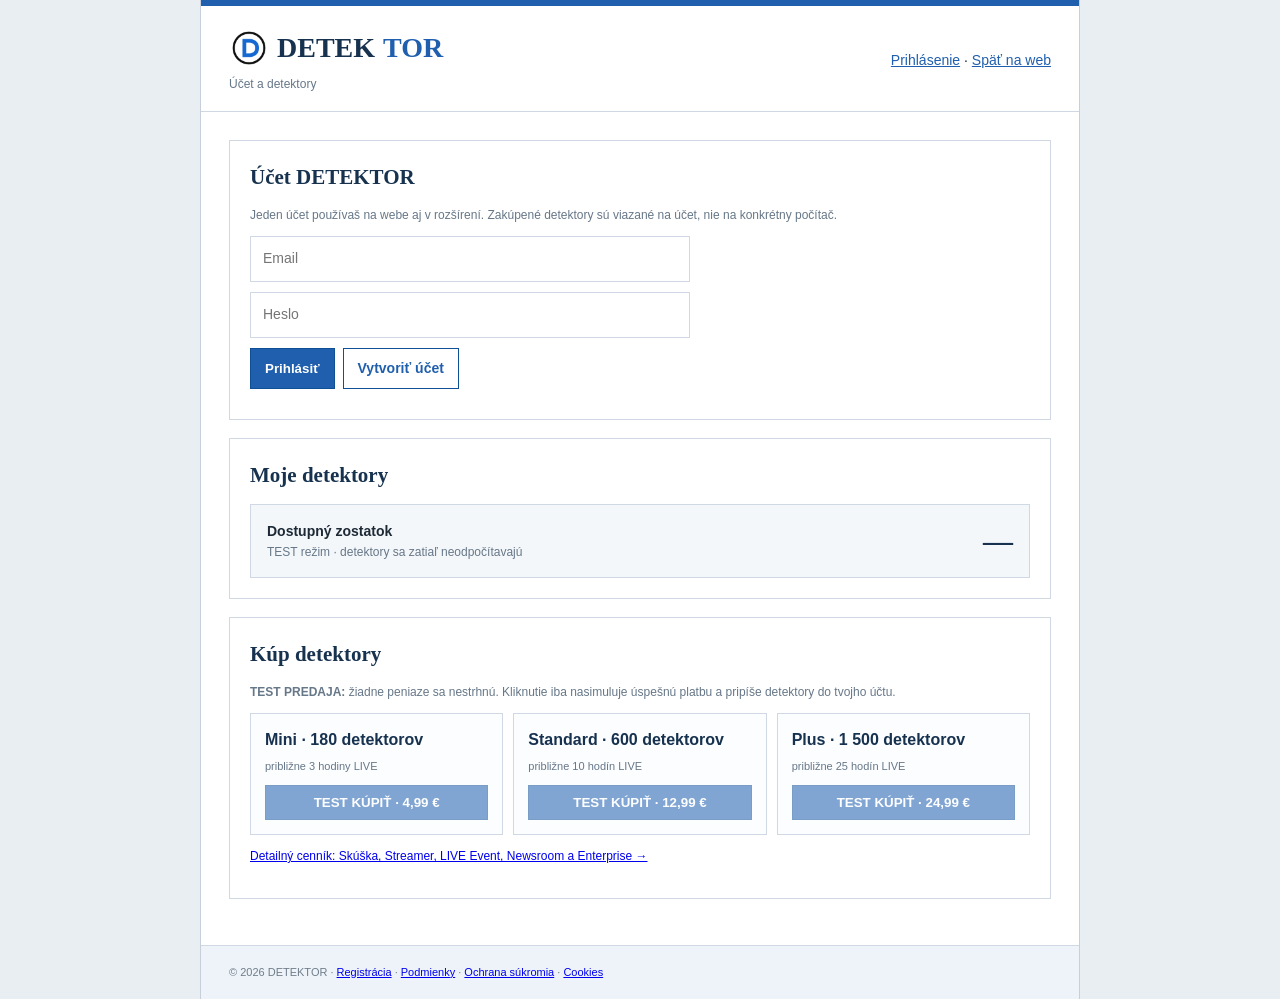
<file: ucet.html>
<!doctype html>
<html lang="sk">
<head>
<meta charset="utf-8">
<meta name="viewport" content="width=device-width,initial-scale=1">
<title>DETEKTOR — Účet</title>
<link rel="icon" href="assets/detektor-logo.png?v=4" type="image/png">
<meta name="robots" content="noindex,nofollow">
<style>
:root{--blue:#1f5fae;--blue2:#0f4f96;--navy:#17324f;--text:#1d2a36;--muted:#667788;--line:#cfd8e3;--soft:#f4f7fa;--green:#237a4b;--red:#b42a38}
*{box-sizing:border-box}body{margin:0;background:#e9eef3;color:var(--text);font:14px/1.55 Verdana,Arial,sans-serif}.page{width:min(880px,100%);margin:0 auto;min-height:100vh;background:#fff;border-left:1px solid #c7d0da;border-right:1px solid #c7d0da}.topline{height:6px;background:var(--blue)}header{padding:22px 28px 18px;border-bottom:1px solid var(--line);display:flex;justify-content:space-between;gap:20px;align-items:center;overflow:visible}.brand{font:700 28px/1.12 Georgia,"Times New Roman",serif;color:var(--navy);text-decoration:none;display:inline-flex;align-items:center;gap:8px;min-height:40px;overflow:visible;white-space:nowrap}.brand img{width:40px;height:40px;display:block;object-fit:contain;object-position:center;flex:0 0 40px;margin:0;padding:0;transform:none}.brand span{color:var(--blue)}header a{color:var(--blue)}main{padding:28px}.panel{border:1px solid var(--line);padding:20px;margin-bottom:18px;background:#fff}.panel h1,.panel h2{font-family:Georgia,"Times New Roman",serif;color:var(--navy);margin:0 0 12px}.muted{color:var(--muted);font-size:12px}.form{display:grid;gap:10px;max-width:440px}.form input{padding:11px 12px;border:1px solid var(--line);font:inherit}.actions{display:flex;gap:8px;flex-wrap:wrap}.button{border:1px solid var(--blue2);background:var(--blue);color:#fff;padding:9px 14px;font-weight:700;cursor:pointer}.button.secondary{background:#fff;color:var(--blue)}.button.danger{border-color:#b85b64;color:#a12735;background:#fff}.message{margin-top:10px;font-size:12px;color:var(--muted)}.hidden{display:none!important}.wallet{display:grid;grid-template-columns:1fr auto;gap:10px;align-items:center;background:var(--soft);border:1px solid var(--line);padding:16px}.wallet strong{font:700 30px Georgia,"Times New Roman",serif;color:var(--navy)}.packages{display:grid;grid-template-columns:repeat(3,1fr);gap:10px}.pack{border:1px solid var(--line);padding:14px;background:#fbfdff}.pack b{display:block;color:var(--navy);font-size:16px}.pack span{display:block;color:var(--muted);font-size:11px;margin:5px 0 10px}.pack button{width:100%}.pack button:disabled{opacity:.55;cursor:not-allowed}footer{padding:18px 28px;border-top:1px solid var(--line);background:#edf3f8;font-size:11px;color:#6f7d8a}@media(max-width:680px){header{align-items:flex-start;flex-direction:column}.packages{grid-template-columns:1fr}main{padding:18px}}
</style>
</head>
<body>
<div class="page"><div class="topline"></div>
<header><div><a class="brand" href="index.html"><img src="assets/detektor-logo.png?v=4" alt="">DETEK<span>TOR</span></a><div class="muted">Účet a detektory</div></div><div><a href="login.html">Prihlásenie</a> · <a href="index.html">Späť na web</a></div></header>
<main>
<section class="panel" id="authPanel">
<h1>Účet DETEKTOR</h1>
<div id="loggedOut">
<p class="muted">Jeden účet používaš na webe aj v rozšírení. Zakúpené detektory sú viazané na účet, nie na konkrétny počítač.</p>
<div class="form">
<input id="email" type="email" autocomplete="email" placeholder="Email">
<input id="password" type="password" autocomplete="current-password" placeholder="Heslo">
<div class="actions"><button class="button" id="loginBtn">Prihlásiť</button><a class="button secondary" href="registracia.html" style="text-decoration:none">Vytvoriť účet</a></div>
</div>
</div>
<div id="loggedIn" class="hidden">
<p>Prihlásený ako <strong id="accountDisplayName">Bez zobrazovaného mena</strong></p>
<div class="form" style="margin:12px 0 14px">
<label for="displayName"><strong>Zobrazované meno</strong></label>
<input id="displayName" type="text" maxlength="40" placeholder="napr. TomasLive">
<div class="muted">Toto meno sa zobrazuje v sidebare a pri streamových výstupoch. Email ostáva iba na prihlásenie.</div>
<div class="actions"><button class="button secondary" id="saveDisplayNameBtn" type="button">Uložiť meno</button></div>
</div>
<button class="button danger" id="logoutBtn">Odhlásiť</button>
</div>
<div class="message" id="message"></div>
</section>

<section class="panel">
<h2>Moje detektory</h2>
<div class="wallet"><div><b>Dostupný zostatok</b><div class="muted" id="billingMode">TEST režim</div></div><strong id="balance">—</strong></div>
</section>

<section class="panel" id="kupit">
<h2>Kúp detektory</h2>
<p class="muted"><strong>TEST PREDAJA:</strong> žiadne peniaze sa nestrhnú. Kliknutie iba nasimuluje úspešnú platbu a pripíše detektory do tvojho účtu.</p>
<div class="packages">
<div class="pack"><b>Mini · 180 detektorov</b><span>približne 3 hodiny LIVE</span><button class="button buy-test" data-product="topup_3h" disabled>TEST KÚPIŤ · 4,99 €</button><button class="button buy-live hidden" data-product="topup_3h">KÚPIŤ CEZ CARDPAY · 4,99 €</button></div>
<div class="pack"><b>Standard · 600 detektorov</b><span>približne 10 hodín LIVE</span><button class="button buy-test" data-product="topup_10h" disabled>TEST KÚPIŤ · 12,99 €</button><button class="button buy-live hidden" data-product="topup_10h">KÚPIŤ CEZ CARDPAY · 12,99 €</button></div>
<div class="pack"><b>Plus · 1 500 detektorov</b><span>približne 25 hodín LIVE</span><button class="button buy-test" data-product="topup_25h" disabled>TEST KÚPIŤ · 24,99 €</button><button class="button buy-live hidden" data-product="topup_25h">KÚPIŤ CEZ CARDPAY · 24,99 €</button></div>
</div>
<p class="muted" style="margin-top:12px"><a href="cennik.html">Detailný cenník: Skúška, Streamer, LIVE Event, Newsroom a Enterprise →</a></p>
</section>
</main>
<footer>© 2026 DETEKTOR · <a href="registracia.html">Registrácia</a> · <a href="podmienky.html">Podmienky</a> · <a href="ochrana-sukromia.html">Ochrana súkromia</a> · <a href="cookies.html">Cookies</a></footer>
</div>
<script>
const SUPABASE_URL='https://mexrrchqiehzvrefftym.supabase.co';
const KEY='sb_publishable_NZCEN4vfkbyxQrzCa8YR8Q_i4ZQCH2T';
const FUNCTION_URL=SUPABASE_URL+'/functions/v1/process-audio';
const CARDPAY_URL=SUPABASE_URL+'/functions/v1/cardpay-checkout';
const AUTH_URL=SUPABASE_URL+'/auth/v1';
const $=id=>document.getElementById(id);

function installId(){
  let id=localStorage.getItem('detektor_web_install_id');
  if(!id){id='web:'+crypto.randomUUID();localStorage.setItem('detektor_web_install_id',id)}
  return id;
}
function session(){try{return JSON.parse(localStorage.getItem('detektor_auth_session')||'null')}catch{return null}}
function saveSession(d){
  if(!d?.access_token||!d?.refresh_token)return null;
  const s={accessToken:d.access_token,refreshToken:d.refresh_token,expiresAt:Date.now()+Number(d.expires_in||3600)*1000,user:d.user||null};
  localStorage.setItem('detektor_auth_session',JSON.stringify(s));return s;
}
async function authFetch(path,body,token){
  const r=await fetch(AUTH_URL+path,{method:'POST',headers:{'content-type':'application/json','apikey':KEY,...(token?{authorization:'Bearer '+token}:{})},body:body===undefined?undefined:JSON.stringify(body)});
  const raw=await r.text();let d={};try{d=raw?JSON.parse(raw):{}}catch{d={message:raw}}
  if(!r.ok){
  const code=d?.error_code||d?.code||'';
  if(code==='invalid_credentials' || /invalid login credentials/i.test(d?.msg||d?.message||d?.error_description||d?.error||'')){
    throw new Error('Nesprávny email alebo heslo.');
  }
  throw new Error(d?.msg||d?.message||d?.error_description||d?.error||'Prihlásenie zlyhalo.');
}
  return d;
}
async function validSession(){
  let s=session();if(!s?.accessToken)return null;
  if(Number(s.expiresAt||0)>Date.now()+60000)return s;
  try{s=saveSession(await authFetch('/token?grant_type=refresh_token',{refresh_token:s.refreshToken}));return s}catch{localStorage.removeItem('detektor_auth_session');return null}
}
async function backend(action,s,extra={}){
  const r=await fetch(FUNCTION_URL,{method:'POST',headers:{'content-type':'application/json','apikey':KEY,'authorization':'Bearer '+KEY},body:JSON.stringify({action,clientInstallId:installId(),accessToken:s?.accessToken||null,...extra})});
  const d=await r.json().catch(()=>({}));if(!r.ok)throw new Error(d?.userMessage||d?.error||'Backend zlyhal.');return d;
}
let cardPayConfigured=false;
function renderPaymentButtons(account){
  document.querySelectorAll('.buy-test').forEach(btn=>{
    btn.classList.toggle('hidden',cardPayConfigured);
    btn.disabled=!account;
  });
  document.querySelectorAll('.buy-live').forEach(btn=>{
    btn.classList.toggle('hidden',!cardPayConfigured);
    btn.disabled=!account;
  });
}
async function cardPayRequest(s,body){
  const r=await fetch(CARDPAY_URL,{
    method:'POST',
    headers:{
      'content-type':'application/json',
      'apikey':KEY,
      'authorization':'Bearer '+s.accessToken
    },
    body:JSON.stringify(body)
  });
  const d=await r.json().catch(()=>({}));
  if(!r.ok)throw new Error(d?.userMessage||d?.error||'CardPay zlyhal.');
  return d;
}
function submitCardPay(data){
  const form=document.createElement('form');
  form.method=data?.method||'POST';
  form.action=data?.gatewayUrl||'';
  form.style.display='none';
  Object.entries(data?.fields||{}).forEach(([name,value])=>{
    const input=document.createElement('input');
    input.type='hidden';input.name=name;input.value=String(value??'');
    form.appendChild(input);
  });
  document.body.appendChild(form);
  form.submit();
}
function renderAccount(account,credits){
  $('loggedOut').classList.toggle('hidden',!!account);
  $('loggedIn').classList.toggle('hidden',!account);
  const displayName=String(account?.displayName||'').trim();
  $('accountDisplayName').textContent=displayName||'Nastav si zobrazované meno';
  if(document.activeElement!==$('displayName'))$('displayName').value=displayName;
  const n=Number(credits?.availableCredits??credits?.balanceCredits);
  $('balance').textContent=Number.isFinite(n)?n.toLocaleString('sk-SK',{maximumFractionDigits:2})+' det.':'—';
  $('billingMode').textContent=credits?.billingEnforced?'Aktívne účtovanie':'TEST režim · detektory sa zatiaľ neodpočítavajú';
  renderPaymentButtons(account);
}
async function refresh(){
  const s=await validSession();
  if(!s){cardPayConfigured=false;renderAccount(null,null);return}
  const d=await backend('credit_status',s);
  try{
    const pay=await cardPayRequest(s,{action:'status'});
    cardPayConfigured=pay?.configured===true;
  }catch{
    cardPayConfigured=false;
  }
  renderAccount(d?.account||{id:s.user?.id,displayName:null},d?.credits||null);
}
$('loginBtn').onclick=async()=>{try{$('message').textContent='Prihlasujem…';const d=await authFetch('/token?grant_type=password',{email:$('email').value.trim().toLowerCase(),password:$('password').value});const s=saveSession(d);await backend('bind_account',s);$('password').value='';$('message').textContent='Prihlásenie úspešné.';await refresh()}catch(e){$('message').textContent=e.message}};
$('saveDisplayNameBtn').onclick=async()=>{
  try{
    const s=await validSession();
    if(!s)throw new Error('Najprv sa prihlás.');
    const displayName=$('displayName').value.trim();
    $('message').textContent='Ukladám zobrazované meno…';
    const d=await backend('profile_update',s,{displayName});
    $('message').textContent='Zobrazované meno uložené.';
    const credits=(await backend('credit_status',s))?.credits||null;
    renderAccount(d?.account||null,credits);
  }catch(e){$('message').textContent=e.message||'Meno sa nepodarilo uložiť.'}
};

$('logoutBtn').onclick=async()=>{const s=await validSession();if(s?.accessToken)try{await authFetch('/logout',{scope:'local'},s.accessToken)}catch{}localStorage.removeItem('detektor_auth_session');$('message').textContent='Odhlásený.';renderAccount(null,null)};

document.querySelectorAll('.buy-live').forEach(btn=>btn.onclick=async()=>{
  const s=await validSession();
  if(!s){$('message').textContent='Najprv sa prihlás.';return}
  const old=btn.textContent;
  btn.disabled=true;btn.textContent='OTVÁRAM CARDPAY…';
  try{
    const d=await cardPayRequest(s,{action:'create',productCode:btn.dataset.product});
    submitCardPay(d);
  }catch(e){
    $('message').textContent=e.message||'CardPay sa nepodarilo spustiť.';
    btn.disabled=false;btn.textContent=old;
  }
});

document.querySelectorAll('.buy-test').forEach(btn=>btn.onclick=async()=>{
  const s=await validSession();
  if(!s){$('message').textContent='Najprv sa prihlás.';return}
  const productCode=btn.dataset.product;
  const purchaseId=crypto.randomUUID();
  const old=btn.textContent;
  btn.disabled=true;
  btn.textContent='TESTUJEM NÁKUP…';
  try{
    const d=await backend('test_purchase',s,{productCode,purchaseId});
    const added=Number(d?.purchase?.detectors||0);
    $('message').textContent='TEST nákup úspešný. Pripísané: '+added.toLocaleString('sk-SK',{maximumFractionDigits:2})+' detektorov. Reálne peniaze sa nestrhli.';
    await refresh();
  }catch(e){
    $('message').textContent=e.message||'Testovací nákup zlyhal.';
  }finally{
    btn.textContent=old;
    const s2=await validSession();
    btn.disabled=!s2;
  }
});
refresh();
</script>
</body></html>
</file>
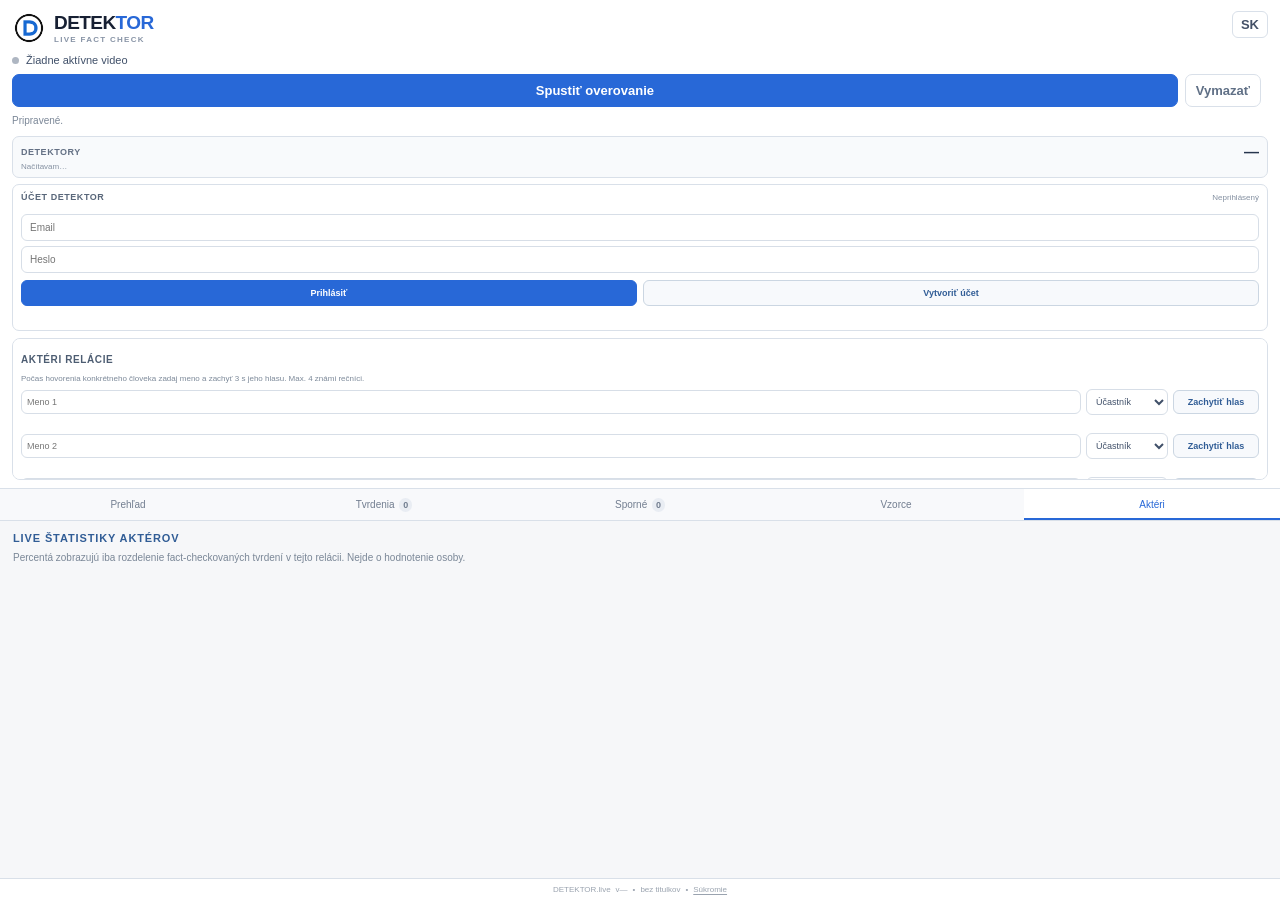
<file: extension/sidepanel.html>
<!doctype html>
<html lang="sk">
<head>
  <meta charset="utf-8">
  <meta name="viewport" content="width=device-width,initial-scale=1">
  <title>DETEKTOR</title>
  <link rel="stylesheet" href="sidepanel.css">
</head>
<body>
<div class="app">
  <header class="top">
    <div class="brand-row">
      <div class="brand-lockup">
        <img class="brand-mark" src="icons/detektor.png" alt="">
        <div>
        <div class="brand">DETEK<span>TOR</span></div>
        <div class="brand-sub">LIVE FACT CHECK</div>
        </div>
      </div>
      <button id="langBtn" class="lang-btn" type="button">SK</button>
    </div>
    <div class="media-row">
      <span id="mediaDot" class="media-dot"></span>
      <div id="mediaTitle" class="media-title">Žiadne aktívne video</div>
    </div>
    <div class="controls">
      <button id="startBtn" class="primary" type="button">Spustiť overovanie</button>
      <button id="stopBtn" class="danger hidden" type="button">Zastaviť</button>
      <button id="clearBtn" class="ghost" type="button">Vymazať</button>
    </div>
    <div id="statusLine" class="status-line">Pripravené.</div>
    <div class="credit-bar" id="creditBar">
      <span class="credit-label">Detektory</span>
      <strong id="creditBalance">—</strong>
      <small id="creditMode">Načítavam…</small>
    </div>
    <div class="account-box" id="accountBox">
      <div class="account-head">
        <strong>Účet DETEKTOR</strong>
        <span id="accountStatus">Neprihlásený</span>
      </div>
      <div id="authLoggedOut">
        <input id="authEmail" type="email" autocomplete="email" placeholder="Email">
        <input id="authPassword" type="password" autocomplete="current-password" placeholder="Heslo">
        <div class="auth-actions">
          <button id="signInBtn" type="button">Prihlásiť</button>
          <button id="signUpBtn" type="button">Vytvoriť účet</button>
        </div>
      </div>
      <div id="authLoggedIn" class="hidden">
        <div class="account-user-row">
          <span id="accountDisplayName">Bez zobrazovaného mena</span>
          <button id="signOutBtn" type="button">Odhlásiť</button>
        </div>
        <div class="display-name-settings">
          <label for="profileDisplayName">Zobrazované meno</label>
          <div class="display-name-row">
            <input id="profileDisplayName" type="text" maxlength="40" placeholder="napr. TomasLive">
            <button id="saveDisplayNameBtn" type="button">Uložiť</button>
          </div>
          <small>Email ostáva iba na prihlásenie. V sidebare a streamoch sa nezobrazuje.</small>
        </div>
      </div>
      <div id="authMessage" class="auth-message"></div>
    </div>
    <div id="errorBox" class="error hidden"></div>
    <div id="speakerBox" class="speaker-box">
      <div class="stream-title" data-i18n="speakerTitle">Aktéri relácie</div>
      <div class="speaker-note" data-i18n="speakerNote">Počas hovorenia konkrétneho človeka zadaj meno a zachyť 3 s jeho hlasu. Max. 4 známi rečníci.</div>
      <div id="autoSpeakerState" class="speaker-note"></div>
      <div class="speaker-row" data-speaker-key="p1"><input class="speaker-name" placeholder="Meno 1"><select class="speaker-role"><option value="participant">Účastník</option><option value="moderator">Moderátor</option></select><button class="capture-speaker" type="button">Zachytiť hlas</button><span class="speaker-state"></span></div>
      <div class="speaker-row" data-speaker-key="p2"><input class="speaker-name" placeholder="Meno 2"><select class="speaker-role"><option value="participant">Účastník</option><option value="moderator">Moderátor</option></select><button class="capture-speaker" type="button">Zachytiť hlas</button><span class="speaker-state"></span></div>
      <div class="speaker-row" data-speaker-key="p3"><input class="speaker-name" placeholder="Meno 3"><select class="speaker-role"><option value="participant">Účastník</option><option value="moderator">Moderátor</option></select><button class="capture-speaker" type="button">Zachytiť hlas</button><span class="speaker-state"></span></div>
      <div class="speaker-row" data-speaker-key="p4"><input class="speaker-name" placeholder="Meno 4"><select class="speaker-role"><option value="participant">Účastník</option><option value="moderator">Moderátor</option></select><button class="capture-speaker" type="button">Zachytiť hlas</button><span class="speaker-state"></span></div>
    </div>
  </header>
  <nav class="tabs" aria-label="Sekcie">
    <button class="tab" data-tab="summary" type="button"><span data-i18n="summary">Prehľad</span></button>
    <button class="tab" data-tab="facts" type="button"><span data-i18n="facts">Tvrdenia</span> <b id="factsCount">0</b></button>
    <button class="tab" data-tab="disputed" type="button"><span data-i18n="disputed">Sporné</span> <b id="disputedCount">0</b></button>
    <button class="tab" data-tab="patterns" type="button"><span data-i18n="patterns">Vzorce</span></button>
    <button class="tab active" data-tab="actors" type="button"><span data-i18n="actors">Aktéri</span></button>
  </nav>
  <main>
    <section id="view-summary" class="view">
      <div class="summary-grid">
        <div><strong id="sumAll">0</strong><span data-i18n="captured">Zachytené tvrdenia</span></div>
        <div><strong id="sumVerified">0</strong><span data-i18n="verified">Overené</span></div>
        <div><strong id="sumDisputed">0</strong><span data-i18n="disputedShort">Sporné</span></div>
        <div><strong id="sumUnverified">0</strong><span data-i18n="unverified">Neoverené</span></div>
      </div>
      <div class="section-title" data-i18n="latest">Posledné tvrdenia</div>
      <div id="summaryList" class="claim-list"></div>
    </section>
    <section id="view-facts" class="view"><div id="factsList" class="claim-list"></div></section>
    <section id="view-disputed" class="view">
      <div class="filter-note" data-i18n="disputedNote">Zavádzajúce, nepravdivé a neoverené tvrdenia.</div>
      <div id="disputedList" class="claim-list"></div>
    </section>
    <section id="view-patterns" class="view">
      <div class="filter-note" data-i18n="patternsNote">Tu sa zobrazia výroky, ktoré sa počas relácie opakujú.</div>
      <div id="patternsList" class="claim-list"></div>
    </section>
    <section id="view-actors" class="view active actor-view">
      <div class="actor-view-title">LIVE ŠTATISTIKY AKTÉROV</div>
      <div class="filter-note" data-i18n="actorsNote">Percentá zobrazujú iba rozdelenie fact-checkovaných tvrdení v tejto relácii. Nejde o hodnotenie osoby.</div>
      <div id="actorsList" class="actors-list"></div>
    </section>
  </main>

  <div id="streamBox" class="stream-box stream-box-bottom hidden">
    <div class="stream-title" data-i18n="streamTitle">Stream Browser Source</div>
    <div class="stream-row">
      <label for="factOverlayUrl" data-i18n="factOverlay">LIVE fact-check</label>
      <div class="stream-copy"><input id="factOverlayUrl" readonly><button id="copyFactOverlay" type="button" data-i18n="copy">Kopírovať</button></div>
    </div>
    <div class="stream-row">
      <label for="scoreOverlayUrl" data-i18n="scoreOverlay">Aktéri – priebežné počty verdictov</label>
      <div class="stream-copy"><input id="scoreOverlayUrl" readonly><button id="copyScoreOverlay" type="button" data-i18n="copy">Kopírovať</button></div>
    </div>
    <div class="stream-note" data-i18n="streamNote">V OBS/Streamlabs vlož URL ako Browser Source. Moderátor sa v prehľade aktérov nezobrazuje.</div>
  </div>
  <footer><span>DETEKTOR.live</span><span id="extensionVersion">v—</span><span>•</span><span data-i18n="noCaptions">bez titulkov</span><span>•</span><button id="privacyInfoBtn" class="footer-link" type="button">Súkromie</button></footer>
</div>

<dialog id="privacyDisclosure" class="privacy-dialog">
  <form method="dialog" class="privacy-card">
    <div class="privacy-kicker">DETEKTOR.live</div>
    <h2 id="privacyTitle">Pred prvým LIVE overovaním</h2>
    <p id="privacyBody">DETEKTOR po spustení zachytáva zvuk aktuálnej karty a odošle ho na zabezpečené serverové spracovanie za účelom prepisu a fact-checkingu.</p>
    <p id="privacyDetail" class="privacy-detail">Spracúvajú sa aj údaje potrebné na priebeh relácie, napríklad názov a URL aktívnej stránky, prepis, tvrdenia a technické metadáta. Údaje sa používajú iba na poskytovanie služby DETEKTOR.live.</p>
    <div class="privacy-actions">
      <button id="privacyCancelBtn" class="ghost" value="cancel" type="submit">Zrušiť</button>
      <button id="privacyAcceptBtn" class="primary" value="default" type="button">Súhlasím a spustiť</button>
    </div>
  </form>
</dialog>
<script src="sidepanel.js"></script>
</body>
</html>
</file>
<file: archive.css>
:root{--blue:#1f5fae;--blue2:#0f4f96;--navy:#17324f;--text:#1d2a36;--muted:#667788;--line:#cfd8e3;--soft:#f4f7fa;--green:#237a4b;--amber:#b46900;--red:#b42a38}
*{box-sizing:border-box}html{scroll-behavior:smooth}body{margin:0;background:#e9eef3;color:var(--text);font-family:Verdana,Arial,Helvetica,sans-serif;font-size:14px;line-height:1.55}
a{color:var(--blue);text-decoration:underline}a:hover{color:var(--blue2)}.page{width:min(980px,100%);margin:0 auto;background:#fff;min-height:100vh;border-left:1px solid #c7d0da;border-right:1px solid #c7d0da}
.topline{height:6px;background:var(--blue)}.header{padding:22px 28px 18px;display:flex;justify-content:space-between;align-items:center;gap:20px;border-bottom:1px solid var(--line);overflow:visible}
.brand{font:700 28px/1.12 Georgia,"Times New Roman",serif;color:var(--navy);text-decoration:none;display:inline-flex;align-items:center;gap:8px;min-height:40px;overflow:visible;white-space:nowrap}.brand img{width:40px;height:40px;display:block;object-fit:contain;object-position:center;flex:0 0 40px;margin:0;padding:0;transform:none}.brand span{color:var(--blue)}.tagline{font-size:11px;color:var(--muted);margin-top:5px}.lang{font-size:11px;color:var(--muted);white-space:nowrap}
.menu{background:#edf3f8;border-bottom:1px solid var(--line);padding:0 28px}.menu ul{list-style:none;padding:0;margin:0;display:flex;flex-wrap:wrap}.menu a{display:block;padding:10px 15px 9px 0;margin-right:20px;color:#31475e;text-decoration:none;font-size:12px;font-weight:700}.menu a.active,.menu a:hover{color:var(--blue)}
.content{padding:0 28px 34px}.breadcrumb{padding:18px 0 0;font-size:11px;color:var(--muted)}.hero{padding:24px 0;border-bottom:1px solid var(--line)}.hero h1{font:700 34px/1.12 Georgia,"Times New Roman",serif;color:var(--navy);margin:0 0 12px}.hero p{margin:0 0 14px;color:#536475;font-size:14px;max-width:780px}
.meta{font-size:11px;color:#738292}.meta span{margin-right:14px}.button{display:inline-block;background:var(--blue);color:#fff;text-decoration:none;padding:9px 14px;border:1px solid var(--blue2);font-weight:700;font-size:12px;margin-right:8px;cursor:pointer}.button:hover{background:var(--blue2);color:#fff}.button.secondary{background:#fff;color:var(--blue);border-color:#9eb5cb}.hero-actions{margin-top:16px}
.summary{display:grid;grid-template-columns:repeat(5,1fr);border:1px solid var(--line);margin:24px 0 0}.summary div{padding:14px 12px;border-right:1px solid var(--line);background:#fafcfe}.summary div:last-child{border-right:0}.summary b{display:block;font:700 24px Georgia,"Times New Roman",serif;color:var(--blue)}.summary span{font-size:10px;color:var(--muted);text-transform:uppercase}
.tabs{border-bottom:1px solid var(--line);display:flex;gap:22px;margin-top:26px;overflow:auto}.tab{padding:0 0 9px;font-size:12px;font-weight:700;color:#52677b;cursor:pointer;white-space:nowrap;border-bottom:3px solid transparent}.tab.active{color:var(--blue);border-bottom-color:var(--blue)}.panel{display:none}.panel.active{display:block}
.section{padding:26px 0 24px;border-bottom:1px solid var(--line)}.section:last-child{border-bottom:0}.section h2{font:700 24px/1.2 Georgia,"Times New Roman",serif;color:var(--navy);margin:0 0 14px}.section-intro{color:#607080;max-width:760px;margin-bottom:16px}.two{display:grid;grid-template-columns:1.25fr .75fr;gap:28px}
.table{width:100%;border-collapse:collapse;margin-top:8px}.table th,.table td{border:1px solid #ccd6e0;padding:9px 10px;text-align:left;vertical-align:top}.table th{background:#edf3f8;color:#33495f;font-size:11px}.table td{font-size:11px}.table .num{text-align:center}.role{color:var(--muted);font-size:10px}
.verdict{font-weight:700;font-size:10px}.v-true{color:var(--green)}.v-mostly_true{color:#55885f}.v-misleading{color:var(--amber)}.v-false{color:var(--red)}.v-unverified{color:var(--muted)}
.topic{padding:9px 0;border-bottom:1px solid #e1e7ed}.topic:last-child{border-bottom:0}.topic-top{display:flex;justify-content:space-between;font-size:11px;margin-bottom:4px}.bar{height:8px;background:#edf1f5}.bar span{display:block;height:8px;background:var(--blue)}
.claim{border:1px solid var(--line);margin:0 0 12px;background:#fafbfc}.claim-head{background:#edf3f8;border-bottom:1px solid var(--line);padding:7px 10px;font-size:11px;color:#516578;display:flex;justify-content:space-between;gap:12px}.claim-body{display:grid;grid-template-columns:110px 1fr;min-height:105px}.claim-left{background:#fff;border-right:1px solid #d6dee7;padding:13px}.claim-left b{display:block;font:700 24px Georgia,"Times New Roman",serif;color:var(--blue)}.claim-left span{display:block;color:#7a8795;font-size:10px;margin-top:2px}.claim-right{padding:13px 15px}.claim-speaker{font-weight:700;color:#2f4356;margin-bottom:4px}.claim-text{font-weight:700;color:#2e3f50;margin-bottom:7px}.claim-explain{color:#627181;font-size:12px}.claim-meta{margin-top:8px;font-size:10px;color:#7b8896}
.filterbar{background:#f5f8fb;border:1px solid var(--line);padding:10px;margin:14px 0;font-size:11px;display:flex;gap:7px;flex-wrap:wrap}.filterbar select,.filterbar input{font:11px Verdana,Arial,sans-serif;border:1px solid #bcc9d6;background:#fff;padding:7px;color:#36495c}.filterbar input{min-width:230px}.filterbar .button{padding:7px 11px}
.timeline{border-left:2px solid #cad5df;margin-left:10px;padding-left:18px}.event{margin:0 0 18px;position:relative}.event:before{content:"";position:absolute;left:-24px;top:5px;width:8px;height:8px;border-radius:50%;background:var(--blue)}.event time{font-size:10px;color:var(--muted)}.event strong{display:block;color:#2f4356;margin:2px 0}.event p{margin:0;color:#657585;font-size:12px}
.source-row{display:grid;grid-template-columns:54px 1fr 90px;border-top:1px solid #e0e6ec;padding:11px 0;gap:10px;align-items:start}.source-row:first-child{border-top:0}.tier{width:34px;height:28px;border:1px solid #a9c2b2;background:#eef7f1;color:var(--green);display:grid;place-items:center;font-weight:700}.source-name{font-weight:700;color:#33495f}.source-row small{color:var(--muted)}.used{text-align:right;color:#6f7e8b;font-size:10px}
.relation{border:1px solid var(--line);background:#fafcfe;padding:11px 12px;margin-bottom:10px}.relation strong{color:#30465a}.relation small{color:var(--muted)}.method-note{background:#f5f8fb;border-top:3px solid var(--blue);padding:14px 16px;margin-top:18px;color:#5c6d7d;font-size:11px}
.archive-row{border:1px solid var(--line);background:#fafcfe;margin-bottom:11px;padding:14px}.archive-row h3{font:700 18px Georgia,"Times New Roman",serif;color:var(--navy);margin:0 0 5px}.archive-row .rowmeta{font-size:10px;color:var(--muted);margin-bottom:8px}.archive-row .rowstats{font-size:11px;color:#4c6072}.archive-row .open{float:right;font-weight:700;font-size:11px}
.empty{border:1px solid var(--line);background:#fafcfe;padding:20px;color:var(--muted);font-size:12px}.loading{padding:18px 0;color:var(--muted);font-size:12px}.error{border:1px solid #dfb3b7;background:#fff5f6;color:#8d2630;padding:12px;font-size:12px;margin:14px 0}
.footer{background:#edf3f8;border-top:1px solid var(--line);padding:18px 28px 22px;font-size:11px;color:#6f7d8a}.footer a{margin-right:14px;font-size:11px}
@media(max-width:760px){.header{align-items:flex-start;flex-direction:column}.menu ul{display:block}.menu a{padding:8px 0;margin:0}.hero h1{font-size:29px}.summary{grid-template-columns:1fr 1fr}.summary div{border-bottom:1px solid var(--line)}.two{grid-template-columns:1fr}.claim-body{grid-template-columns:1fr}.claim-left{border-right:0;border-bottom:1px solid #d6dee7}.source-row{grid-template-columns:45px 1fr}.used{grid-column:2;text-align:left}.filterbar>*{width:100%}.filterbar input{min-width:0}}

.showcase{margin:26px 0 8px;border:1px solid var(--line);border-top:4px solid var(--blue);background:#fbfdff;padding:20px}
.showcase-kicker{font-size:10px;font-weight:700;letter-spacing:.08em;color:var(--blue);margin-bottom:7px}
.showcase-head{display:flex;align-items:flex-start;justify-content:space-between;gap:18px}
.showcase-head h2{font:700 26px/1.16 Georgia,"Times New Roman",serif;color:var(--navy);margin:0 0 5px}
.showcase-comment{color:#536475;font-size:12px;max-width:850px;margin:16px 0}
.showcase-stats{display:grid;grid-template-columns:repeat(5,1fr);border:1px solid var(--line);margin:15px 0 18px;background:#fff}
.showcase-stats span{padding:11px 10px;border-right:1px solid var(--line);font-size:10px;color:var(--muted);text-transform:uppercase}
.showcase-stats span:last-child{border-right:0}.showcase-stats b{display:block;font:700 21px Georgia,"Times New Roman",serif;color:var(--blue);margin-bottom:1px}
.matchup{display:grid;grid-template-columns:1fr 1fr;gap:14px}
.participant-card{border:1px solid var(--line);background:#fff;padding:14px}
.participant-top{display:flex;justify-content:space-between;gap:12px;align-items:center;color:#34495e}.participant-top strong{font:700 18px Georgia,"Times New Roman",serif;color:var(--navy)}.participant-top span{font-size:10px;color:var(--muted)}
.scoreline{display:flex;align-items:baseline;gap:7px;margin:8px 0 7px}.scoreline b{font:700 30px Georgia,"Times New Roman",serif;color:var(--green)}.scoreline span{font-size:10px;color:var(--muted);text-transform:uppercase}
.profilebar{height:11px;display:flex;background:#edf1f5;overflow:hidden}.profilebar i{display:block;height:11px}.p-true{background:#237a4b}.p-mostly{background:#79a567}.p-misleading{background:#c4892c}.p-false{background:#b42a38}.p-unverified{background:#a8b1ba}
.profilelegend{display:flex;flex-wrap:wrap;gap:5px 10px;margin-top:8px}.profilelegend span{font-size:9px;color:#667788}
.highlight-strip{margin-top:16px;border-top:1px solid var(--line)}.highlight-strip>div{display:grid;grid-template-columns:52px 128px 1fr;gap:10px;padding:10px 0;border-bottom:1px solid #e2e8ee;align-items:start}.highlight-strip time{font-weight:700;color:var(--blue);font-size:11px}.highlight-strip strong{font-size:10px}.highlight-strip span{font-size:11px;color:#536475}
.showcase-note{margin-top:12px;font-size:10px;color:#7a8794}
@media(max-width:760px){.showcase-head{display:block}.showcase-head .button{margin-top:12px}.showcase-stats{grid-template-columns:1fr 1fr}.showcase-stats span{border-bottom:1px solid var(--line)}.matchup{grid-template-columns:1fr}.highlight-strip>div{grid-template-columns:48px 1fr}.highlight-strip>div span{grid-column:1/-1}}
</file>
<file: extension/sidepanel.css>
:root{color-scheme:light;--ink:#172033;--muted:#748094;--line:#d9e0e9;--soft:#f5f7fa;--blue:#2868d7;--green:#168c6b;--green-soft:#e7f6f1;--amber:#a86c16;--amber-soft:#fff4db;--red:#bf4853;--red-soft:#fdecef;--gray:#6c7786;font-family:Inter,Arial,Helvetica,sans-serif}*{box-sizing:border-box}body{margin:0;background:#f2f4f7;color:var(--ink);font-size:13px}button{font:inherit}.app{min-height:100vh;background:#fff;display:flex;flex-direction:column}.top{padding:15px 14px 11px;border-bottom:1px solid var(--line)}.brand-row{display:flex;justify-content:space-between;align-items:flex-start}.brand{font-weight:900;font-size:19px;letter-spacing:-.03em}.brand span{color:var(--blue)}.brand-sub{font-size:8px;color:#8894a6;font-weight:800;letter-spacing:.16em;margin-top:1px}.lang-btn{border:1px solid var(--line);background:#fff;border-radius:6px;padding:5px 8px;font-weight:800;color:#445167;cursor:pointer}.media-row{display:flex;gap:7px;align-items:center;margin-top:14px;min-width:0}.media-dot{width:7px;height:7px;border-radius:50%;background:#aeb6c2;flex:0 0 auto}.media-dot.live{background:#20a875;box-shadow:0 0 0 3px #e4f6ef}.media-title{font-size:11px;color:#405069;white-space:nowrap;overflow:hidden;text-overflow:ellipsis}.controls{display:grid;grid-template-columns:1fr auto auto;gap:7px;margin-top:11px}.controls button{border-radius:7px;padding:8px 10px;font-weight:800;cursor:pointer;border:1px solid var(--line)}.primary{background:var(--blue);border-color:var(--blue)!important;color:#fff}.primary:hover{filter:brightness(.95)}.danger{background:#fff;color:#a9303c;border-color:#e9bbc0!important}.ghost{background:#fff;color:#607086}.hidden{display:none!important}.status-line{font-size:10px;color:#7b8797;margin-top:8px;min-height:15px}.credit-bar{margin-top:8px;display:grid;grid-template-columns:1fr auto;gap:2px 10px;align-items:center;padding:8px 10px;border:1px solid var(--line);border-radius:7px;background:#f8fafc}.credit-label{font-size:9px;font-weight:900;text-transform:uppercase;letter-spacing:.06em;color:#637084}.credit-bar strong{font-size:15px;color:#26354d;font-variant-numeric:tabular-nums}.credit-bar small{grid-column:1/-1;font-size:8px;color:#8490a1}.credit-bar.billing-on{border-color:#c9dfd6;background:#f4fbf8}.credit-bar.billing-on strong{color:var(--green)}.error{font-size:10px;color:#a62e3a;background:#fff0f2;border:1px solid #f1c4c9;padding:8px;border-radius:6px;margin-top:8px;line-height:1.4}.tabs{display:grid;grid-template-columns:repeat(5,1fr);gap:0;background:#f8f9fb;border-bottom:1px solid var(--line);position:sticky;top:0;z-index:3}.tab{border:0;border-bottom:2px solid transparent;background:transparent;padding:10px 4px 8px;font-size:10px;color:#727e90;cursor:pointer;white-space:nowrap}.tab.active{color:var(--blue);border-bottom-color:var(--blue);background:#fff}.tab b{font-size:9px;background:#e9edf3;padding:2px 4px;border-radius:8px;margin-left:2px}main{flex:1;padding:12px;background:#f6f7f9}.view{display:none}.view.active{display:block}.summary-grid{display:grid;grid-template-columns:1fr 1fr;border:1px solid var(--line);background:#fff;margin-bottom:13px}.summary-grid>div{padding:11px;border-right:1px solid var(--line);border-bottom:1px solid var(--line)}.summary-grid>div:nth-child(2n){border-right:0}.summary-grid>div:nth-last-child(-n+2){border-bottom:0}.summary-grid strong{display:block;font-size:22px;line-height:1;color:#26354d}.summary-grid span{display:block;font-size:9px;color:#7e8a9a;margin-top:5px;text-transform:uppercase;letter-spacing:.04em}.section-title{font-size:10px;font-weight:900;color:#59677a;text-transform:uppercase;letter-spacing:.08em;margin:10px 1px 8px}.filter-note{font-size:10px;color:#7a8797;margin:1px 1px 10px}.claim-list{display:flex;flex-direction:column;gap:9px}.claim-card{background:#fff;border:1px solid #dce2e9;border-radius:8px;padding:11px 11px 9px;box-shadow:0 1px 2px rgba(20,32,50,.03)}.claim-top{display:flex;justify-content:space-between;align-items:center;gap:8px;margin-bottom:8px}.verdict{font-size:8px;font-weight:900;text-transform:uppercase;padding:4px 6px;border-radius:999px;letter-spacing:.02em}.verdict.true{color:var(--green);background:var(--green-soft)}.verdict.mostly_true{color:#2d8068;background:#eaf7f2}.verdict.misleading{color:var(--amber);background:var(--amber-soft)}.verdict.false{color:var(--red);background:var(--red-soft)}.verdict.unverified{color:#6e7886;background:#edf0f3}.confidence{font-size:9px;color:#7e8998;white-space:nowrap}.confidence strong{color:#455267}.claim-text{font-size:12px;font-weight:750;line-height:1.42;color:#202c3e;margin-bottom:6px}.explanation{font-size:10px;color:#697688;line-height:1.46;margin-bottom:8px}.card-bottom{display:flex;align-items:center;justify-content:space-between;gap:8px;border-top:1px solid #eef1f4;padding-top:7px}.time{font-size:9px;color:#8994a3;font-variant-numeric:tabular-nums}.source-btn{border:1px solid #d7dee7;background:#fff;color:#4e6075;border-radius:6px;font-size:9px;font-weight:800;padding:4px 7px;cursor:pointer}.repeat{font-size:9px;color:#7d8796;margin-left:auto;margin-right:5px}.sources{display:none;margin-top:8px;padding-top:8px;border-top:1px dashed #dce2e8}.sources.open{display:block}.source-row{font-size:9px;line-height:1.4;margin:4px 0;color:#637084}.source-row a{color:var(--blue);text-decoration:none}.source-row a:hover{text-decoration:underline}.empty{background:#fff;border:1px dashed #cfd7e1;padding:22px 14px;text-align:center;color:#8691a0;font-size:11px}.empty strong{display:block;color:#526075;margin-bottom:4px}footer{padding:8px 12px;border-top:1px solid var(--line);background:#fff;font-size:8px;color:#9aa3af;display:flex;gap:5px;justify-content:center}@media(max-width:340px){.controls{grid-template-columns:1fr}.tabs{grid-template-columns:1fr 1fr}.summary-grid{grid-template-columns:1fr}.summary-grid>div{border-right:0!important;border-bottom:1px solid var(--line)!important}.summary-grid>div:last-child{border-bottom:0!important}}.stream-box{margin-top:10px;padding:10px;border:1px solid var(--line);border-radius:8px;background:#f8fafc}.stream-title{font-size:10px;font-weight:900;text-transform:uppercase;letter-spacing:.06em;color:#4d5d72;margin-bottom:8px}.stream-row{margin-top:8px}.stream-row label{display:block;font-size:9px;font-weight:800;color:#657387;margin-bottom:4px}.stream-copy{display:grid;grid-template-columns:minmax(0,1fr) auto;gap:6px}.stream-copy input{min-width:0;width:100%;border:1px solid #d7dee7;border-radius:6px;padding:7px 8px;background:#fff;color:#526075;font-size:9px}.stream-copy button{border:1px solid #cbd6e2;background:#fff;color:#315d96;border-radius:6px;padding:7px 8px;font-size:9px;font-weight:800;cursor:pointer}.stream-note{font-size:8px;color:#8490a1;line-height:1.4;margin-top:8px}.speaker-box{margin-top:10px;padding:10px;border:1px solid var(--line);border-radius:8px;background:#fff}.speaker-note{font-size:8px;line-height:1.4;color:#7c8999;margin-bottom:8px}.speaker-row{display:grid;grid-template-columns:minmax(0,1fr) 92px 94px;gap:5px;align-items:center;margin-top:6px}.speaker-name,.speaker-role{min-width:0;border:1px solid #d7dee7;border-radius:6px;padding:7px;background:#fff;color:#405069;font-size:9px}.capture-speaker{border:1px solid #cbd6e2;background:#f7f9fc;color:#315d96;border-radius:6px;padding:7px 5px;font-size:9px;font-weight:800;cursor:pointer}.capture-speaker:disabled{opacity:.45;cursor:not-allowed}.speaker-state{grid-column:1/-1;font-size:8px;color:#168c6b;min-height:10px}@media(max-width:380px){.speaker-row{grid-template-columns:1fr 1fr}.speaker-row .capture-speaker{grid-column:1/-1}}.actors-list{display:flex;flex-direction:column;gap:10px}.actor-card{background:#fff;border:1px solid #dce2e9;border-radius:8px;padding:11px}.actor-head{display:flex;justify-content:space-between;gap:8px;align-items:flex-start;margin-bottom:10px}.actor-head strong{font-size:13px;color:#26354d}.actor-head span{font-size:9px;color:#7d8998;white-space:nowrap}.actor-counts{display:grid;grid-template-columns:1fr 1fr;gap:6px}.actor-count{display:flex;align-items:center;justify-content:space-between;gap:6px;padding:6px;border:1px solid #edf0f4;border-radius:6px}.actor-count b{font-size:13px;color:#34455d}.actor-note{margin-top:10px;padding-top:8px;border-top:1px solid #eef1f4;font-size:8px;line-height:1.4;color:#8a95a4}.actor-bars{display:flex;flex-direction:column;gap:8px}.actor-row{display:flex;flex-direction:column;gap:4px}.actor-label{display:grid;grid-template-columns:minmax(0,1fr) auto auto;gap:7px;align-items:center}.actor-label b{font-size:10px;color:#34455d}.actor-label small{font-size:8px;color:#8a95a4}.actor-track{height:6px;border-radius:999px;background:#edf1f5;overflow:hidden}.actor-fill{display:block;height:100%;border-radius:999px}.actor-fill.true{background:var(--green)}.actor-fill.mostly_true{background:#56a98f}.actor-fill.misleading{background:#c58a2d}.actor-fill.false{background:var(--red)}.actor-fill.unverified{background:#8993a1}.account-box{margin-top:8px;padding:9px 10px;border:1px solid var(--line);border-radius:7px;background:#fff}.account-head{display:flex;justify-content:space-between;gap:8px;align-items:center;margin-bottom:7px}.account-head strong{font-size:9px;letter-spacing:.06em;text-transform:uppercase;color:#59677a}.account-head span{font-size:8px;color:#8490a1}.account-box input{width:100%;border:1px solid #d7dee7;border-radius:6px;padding:7px 8px;margin-top:5px;font-size:10px;color:#405069}.auth-actions{display:grid;grid-template-columns:1fr 1fr;gap:6px;margin-top:7px}.auth-actions button,.account-box #signOutBtn{border:1px solid #cbd6e2;background:#f7f9fc;color:#315d96;border-radius:6px;padding:7px 8px;font-size:9px;font-weight:800;cursor:pointer}.account-box #signInBtn{background:var(--blue);border-color:var(--blue);color:#fff}.account-box #authLoggedIn{display:block}.account-box #authLoggedIn.hidden{display:none!important}.account-user-row{display:flex;align-items:center;justify-content:space-between;gap:8px}.account-box #accountDisplayName{min-width:0;overflow:hidden;text-overflow:ellipsis;white-space:nowrap;font-size:11px;font-weight:800;color:#405069}.display-name-settings{margin-top:9px;padding-top:8px;border-top:1px solid #edf0f4}.display-name-settings label{display:block;font-size:8px;font-weight:800;color:#657387;margin-bottom:4px}.display-name-row{display:grid;grid-template-columns:minmax(0,1fr) auto;gap:6px}.display-name-row input{margin-top:0}.display-name-row button{border:1px solid #cbd6e2;background:#f7f9fc;color:#315d96;border-radius:6px;padding:7px 8px;font-size:9px;font-weight:800;cursor:pointer}.display-name-settings small{display:block;margin-top:5px;font-size:8px;line-height:1.35;color:#8490a1}.auth-message{font-size:8px;color:#6d7a8b;line-height:1.4;margin-top:6px;min-height:11px}
/* v0.7.1 streamer-first sidebar */
.top{padding:11px 12px 8px}
.media-row{margin-top:9px}
.controls{margin-top:8px}
.credit-bar{margin-top:6px;padding:6px 8px}
.account-box{margin-top:6px;padding:7px 8px}
.speaker-box{margin-top:7px;padding:8px;max-height:142px;overflow-y:auto;scrollbar-width:thin}
.speaker-box .stream-title{position:sticky;top:-8px;background:#fff;padding:7px 0 5px;margin-bottom:3px;z-index:2}
.speaker-note{margin-bottom:5px}
.speaker-row{grid-template-columns:minmax(0,1fr) 82px 86px;margin-top:5px}
.speaker-name,.speaker-role,.capture-speaker{padding:6px 5px}
.speaker-state{min-height:8px}
main{flex:1;min-height:320px;padding:10px 12px 14px}
.actor-view-title{font-size:11px;font-weight:900;letter-spacing:.08em;color:#315d96;margin:1px 1px 8px}
.actor-view .filter-note{margin-bottom:8px}
.actors-list{gap:12px}
.actor-card{padding:13px;border-color:#ccd8e5;box-shadow:0 2px 5px rgba(20,32,50,.05)}
.actor-head strong{font-size:15px}
.actor-head span{font-size:9px}
.actor-bars{gap:10px}
.actor-label b{font-size:13px}
.actor-track{height:9px}
.stream-box-bottom{margin:0;border-radius:0;border-left:0;border-right:0;border-bottom:0;padding:10px 12px;background:#f8fafc}
.stream-box-bottom .stream-title{margin-bottom:5px}
.stream-box-bottom .stream-row{margin-top:6px}
.stream-box-bottom .stream-note{margin-top:6px}
footer{padding:6px 10px}
@media(max-width:380px){
  .speaker-box{max-height:170px}
  .speaker-row{grid-template-columns:1fr 1fr}
}
.brand-lockup{display:flex;align-items:center;gap:8px;min-height:34px;overflow:visible}.brand-mark{width:34px;height:34px;display:block;object-fit:contain;object-position:center;flex:0 0 34px;margin:0;padding:0;border-radius:0;overflow:visible}
.footer-link{border:0;background:transparent;color:inherit;font:inherit;padding:0;cursor:pointer;text-decoration:underline;text-underline-offset:2px}
.privacy-dialog{width:min(410px,calc(100vw - 28px));max-width:410px;border:1px solid #cfd8e3;border-radius:14px;padding:0;background:#fff;color:#1d2a36;box-shadow:0 24px 80px rgba(12,28,45,.28)}
.privacy-dialog::backdrop{background:rgba(8,19,31,.58)}
.privacy-card{padding:20px;margin:0}
.privacy-kicker{font-size:9px;font-weight:900;letter-spacing:.14em;color:#1f5fae;text-transform:uppercase}
.privacy-card h2{margin:7px 0 10px;font-size:18px;line-height:1.25;color:#17324f}
.privacy-card p{margin:0 0 10px;font-size:11px;line-height:1.55;color:#42566b}
.privacy-card .privacy-detail{font-size:10px;color:#6f7e8e}
.privacy-actions{display:flex;justify-content:flex-end;gap:8px;margin-top:16px}
.privacy-actions button{min-height:36px;padding:0 12px;border-radius:8px;font-size:10px;font-weight:800;cursor:pointer}
</file>
